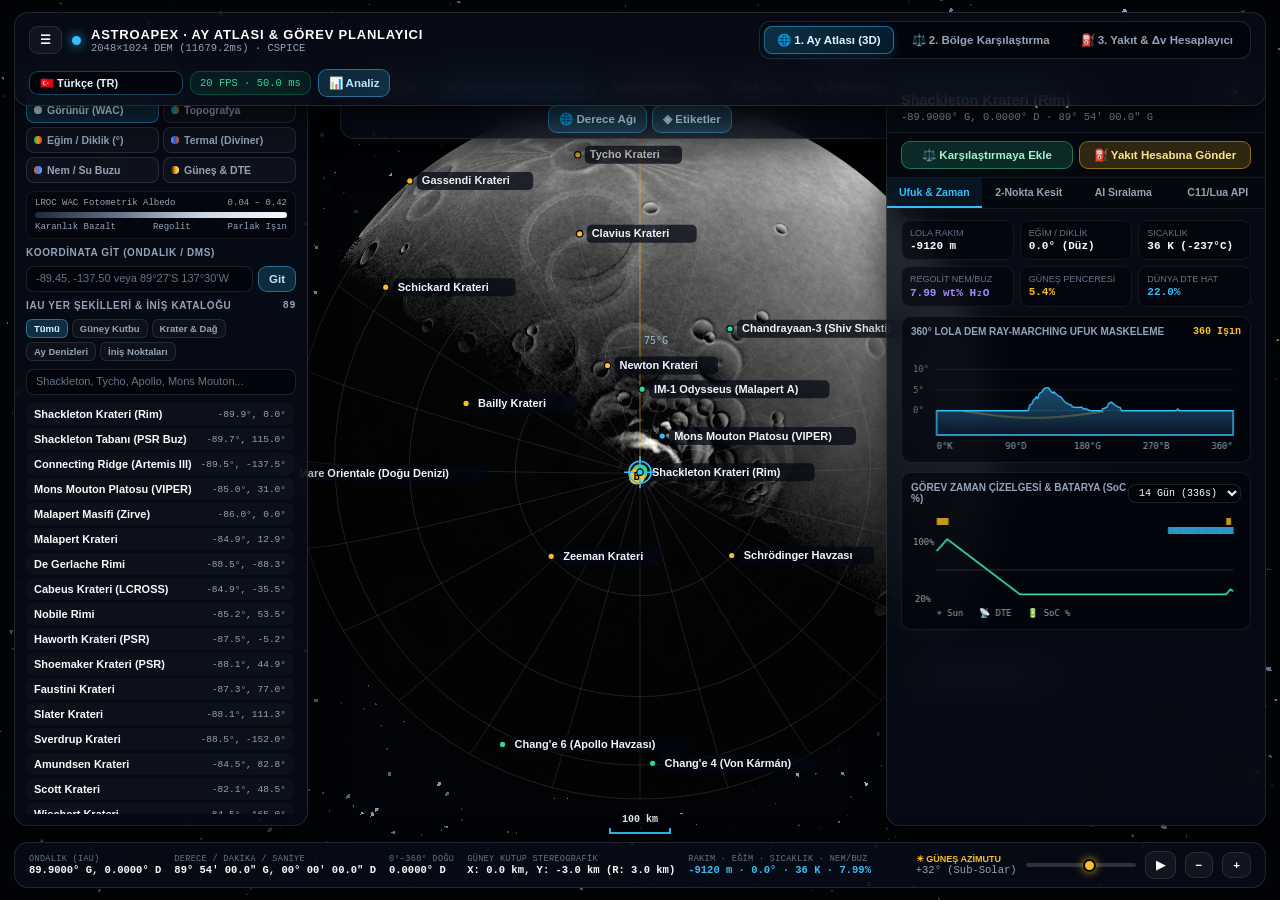
<file: public/assets/aistudio/astroapex_ay_atlas_kar_la_t_rma_yak_t_planlay_c__2__9b9a8f97.html>
<!DOCTYPE html>
<html lang="tr">
<head>
  <meta charset="UTF-8" />
  <meta name="viewport" content="width=device-width, initial-scale=1.0, maximum-scale=1.0, user-scalable=no" />
  <title>AstroApex — Ay Atlası, Karşılaştırma &amp; Yakıt Planlayıcı | NASA Space Apps</title>
  <style>
    /* ==========================================================================
       ASTROAPEX — HIGH-FPS 3D LUNAR ATLAS, COMPARISON & FUEL PLANNER
       100% Offline-Capable · Zero External CDNs · WebGL2/WebGL1 + Canvas 2D
       ========================================================================== */
    :root {
      --bg-void: #02040a;
      --bg-panel: #070c18;
      --glass: rgba(8, 13, 24, 0.82);
      --glass-strong: rgba(6, 10, 20, 0.94);
      --glass-border: rgba(255, 255, 255, 0.11);
      --glass-border-hi: rgba(56, 189, 248, 0.48);
      --text-main: #f8fafc;
      --text-dim: #94a3b8;
      --text-muted: #64748b;
      --cyan: #38bdf8;
      --amber: #fbbf24;
      --emerald: #34d399;
      --rose: #fb7185;
      --violet: #a78bfa;
      --orange: #fb923c;
      --font-sans: -apple-system, BlinkMacSystemFont, "Segoe UI", Roboto, Inter, Helvetica, Arial, sans-serif;
      --font-mono: ui-monospace, SFMono-Regular, Menlo, Monaco, Consolas, "Liberation Mono", monospace;
    }

    * {
      box-sizing: border-box;
      margin: 0;
      padding: 0;
      -webkit-tap-highlight-color: transparent;
    }

    html, body {
      width: 100%;
      height: 100%;
      overflow: hidden;
      background: var(--bg-void);
      color: var(--text-main);
      font-family: var(--font-sans);
    }

    /* Fullscreen Layered Canvas Stack (Persistent across all 3 pages for 0ms switching) */
    #gl-canvas, #hud-canvas {
      position: fixed;
      inset: 0;
      width: 100%;
      height: 100%;
      display: block;
      transition: opacity 0.22s ease;
    }
    #gl-canvas { z-index: 1; }
    #hud-canvas {
      z-index: 2;
      cursor: crosshair;
      touch-action: none;
    }
    #hud-canvas.grabbing { cursor: grabbing; }
    body.subpage-active #hud-canvas {
      pointer-events: none;
      opacity: 0;
    }
    body.subpage-active #gl-canvas {
      opacity: 0.20;
    }

    /* Glassmorphic HUD Containers */
    .hud-box {
      background: var(--glass);
      backdrop-filter: blur(16px);
      -webkit-backdrop-filter: blur(16px);
      border: 1px solid var(--glass-border);
      border-radius: 14px;
      box-shadow: 0 12px 36px rgba(0, 0, 0, 0.65);
    }

    /* ==========================================================================
       TOP NAVIGATION BAR (ALWAYS ACCESSIBLE ACROSS ALL 3 PAGES)
       ========================================================================== */
    .top-bar {
      position: fixed;
      top: 12px;
      left: 14px;
      right: 14px;
      z-index: 30;
      padding: 8px 14px;
      display: flex;
      align-items: center;
      justify-content: space-between;
      gap: 10px;
      flex-wrap: wrap;
    }

    .brand-group {
      display: flex;
      align-items: center;
      gap: 10px;
    }

    .pulse-dot {
      width: 9px;
      height: 9px;
      border-radius: 50%;
      background: var(--cyan);
      box-shadow: 0 0 12px var(--cyan);
      flex-shrink: 0;
    }

    .brand-title {
      font-size: 13px;
      font-weight: 800;
      letter-spacing: 0.06em;
      color: #fff;
    }

    .brand-sub {
      font-size: 10.5px;
      color: var(--text-dim);
      font-family: var(--font-mono);
    }

    /* 3 Primary Page Switcher Pills */
    .page-nav {
      display: flex;
      align-items: center;
      gap: 5px;
      background: rgba(2, 4, 10, 0.72);
      border: 1px solid rgba(255, 255, 255, 0.12);
      padding: 4px;
      border-radius: 11px;
    }

    .page-btn {
      appearance: none;
      border: 1px solid transparent;
      background: transparent;
      color: var(--text-dim);
      font-family: var(--font-sans);
      font-size: 11.5px;
      font-weight: 700;
      padding: 6px 12px;
      border-radius: 8px;
      cursor: pointer;
      display: inline-flex;
      align-items: center;
      gap: 6px;
      transition: all 0.16s ease;
      white-space: nowrap;
    }

    .page-btn:hover {
      color: #fff;
      background: rgba(255, 255, 255, 0.06);
    }

    .page-btn.active {
      background: linear-gradient(135deg, rgba(56, 189, 248, 0.24), rgba(14, 165, 233, 0.14));
      border-color: var(--glass-border-hi);
      color: #e0f2fe;
      box-shadow: 0 2px 10px rgba(56, 189, 248, 0.18);
    }

    .btn {
      appearance: none;
      border: 1px solid var(--glass-border);
      background: rgba(255, 255, 255, 0.045);
      color: var(--text-main);
      font-family: var(--font-sans);
      font-size: 11.5px;
      font-weight: 600;
      padding: 6px 10px;
      border-radius: 9px;
      cursor: pointer;
      display: inline-flex;
      align-items: center;
      gap: 5px;
      transition: all 0.16s ease;
      white-space: nowrap;
    }

    .btn:hover {
      background: rgba(255, 255, 255, 0.12);
      border-color: rgba(255, 255, 255, 0.25);
    }

    .btn.active {
      background: rgba(56, 189, 248, 0.18);
      border-color: var(--glass-border-hi);
      color: #bae6fd;
    }

    .btn.emerald-active {
      background: rgba(52, 211, 153, 0.18);
      border-color: rgba(52, 211, 153, 0.45);
      color: #a7f3d0;
    }

    .btn.amber-active {
      background: rgba(251, 191, 36, 0.18);
      border-color: rgba(251, 191, 36, 0.48);
      color: #fde68a;
    }

    .perf-pill {
      display: flex;
      align-items: center;
      gap: 6px;
      font-family: var(--font-mono);
      font-size: 10.5px;
      color: var(--emerald);
      background: rgba(16, 185, 129, 0.1);
      border: 1px solid rgba(16, 185, 129, 0.28);
      padding: 5px 9px;
      border-radius: 9px;
    }

    /* ==========================================================================
       PAGE 1: 3D ATLAS OVERLAY CONTROLS (LEFT DOCK, RIGHT DRAWER, BOTTOM BAR)
       ========================================================================== */
    .atlas-ui {
      transition: opacity 0.2s ease;
    }
    body.subpage-active .atlas-ui {
      opacity: 0;
      pointer-events: none;
    }

    .atlas-camera-strip {
      position: fixed;
      top: 66px;
      left: 50%;
      transform: translateX(-50%);
      z-index: 11;
      padding: 5px 8px;
      display: flex;
      align-items: center;
      gap: 5px;
      flex-wrap: wrap;
      justify-content: center;
      max-width: calc(100vw - 680px);
    }

    .left-dock {
      position: fixed;
      top: 66px;
      left: 14px;
      bottom: 74px;
      width: 294px;
      max-width: calc(100vw - 28px);
      z-index: 12;
      padding: 11px;
      display: flex;
      flex-direction: column;
      gap: 8px;
      overflow-y: auto;
      transition: transform 0.28s ease, opacity 0.22s ease;
    }

    .left-dock.collapsed {
      transform: translateX(-320px);
      opacity: 0;
      pointer-events: none;
    }

    .section-hdr {
      display: flex;
      align-items: center;
      justify-content: space-between;
      font-size: 10px;
      font-weight: 700;
      letter-spacing: 0.06em;
      text-transform: uppercase;
      color: var(--text-dim);
    }

    .spectrum-grid {
      display: grid;
      grid-template-columns: 1fr 1fr;
      gap: 4px;
    }

    .spec-btn {
      appearance: none;
      border: 1px solid var(--glass-border);
      background: rgba(255, 255, 255, 0.03);
      color: var(--text-dim);
      font-size: 10.5px;
      font-weight: 600;
      padding: 6px 7px;
      border-radius: 8px;
      cursor: pointer;
      text-align: left;
      display: flex;
      align-items: center;
      gap: 5px;
      transition: all 0.15s ease;
    }

    .spec-btn:hover {
      background: rgba(255, 255, 255, 0.09);
      color: #fff;
    }

    .spec-btn.active {
      background: rgba(56, 189, 248, 0.18);
      border-color: var(--glass-border-hi);
      color: #e0f2fe;
    }

    .spec-swatch {
      width: 8px;
      height: 8px;
      border-radius: 50%;
      flex-shrink: 0;
    }

    .legend-bar-wrap {
      background: rgba(2, 4, 10, 0.58);
      border: 1px solid rgba(255, 255, 255, 0.07);
      border-radius: 8px;
      padding: 6px 8px;
    }

    .legend-gradient {
      height: 6px;
      border-radius: 999px;
      margin: 4px 0;
      background: linear-gradient(90deg, #1e293b, #64748b, #cbd5e1, #f8fafc);
    }

    .legend-ticks {
      display: flex;
      justify-content: space-between;
      font-family: var(--font-mono);
      font-size: 9px;
      color: var(--text-dim);
    }

    .goto-row {
      display: flex;
      gap: 5px;
    }

    .input-dark, .select-dark {
      width: 100%;
      background: rgba(2, 4, 10, 0.78);
      border: 1px solid var(--glass-border);
      border-radius: 8px;
      padding: 6px 9px;
      color: var(--text-main);
      font-family: var(--font-mono);
      font-size: 11px;
      outline: none;
      transition: border-color 0.15s ease;
    }

    .input-dark:focus, .select-dark:focus {
      border-color: var(--cyan);
    }

    .input-dark::placeholder {
      color: var(--text-muted);
      font-family: var(--font-sans);
    }

    .cat-pills {
      display: flex;
      flex-wrap: wrap;
      gap: 4px;
    }

    .cat-pill {
      appearance: none;
      border: 1px solid rgba(255, 255, 255, 0.1);
      background: rgba(255, 255, 255, 0.03);
      color: var(--text-dim);
      font-size: 9.5px;
      font-weight: 700;
      padding: 3px 7px;
      border-radius: 6px;
      cursor: pointer;
    }

    .cat-pill.active {
      background: rgba(56, 189, 248, 0.2);
      border-color: var(--glass-border-hi);
      color: #e0f2fe;
    }

    .search-list {
      flex: 1;
      min-height: 110px;
      overflow-y: auto;
      display: flex;
      flex-direction: column;
      gap: 3px;
      padding-right: 2px;
    }

    ::-webkit-scrollbar { width: 5px; height: 5px; }
    ::-webkit-scrollbar-track { background: transparent; }
    ::-webkit-scrollbar-thumb { background: rgba(255, 255, 255, 0.2); border-radius: 4px; }

    .lm-item {
      display: flex;
      align-items: center;
      justify-content: space-between;
      padding: 5px 8px;
      border-radius: 7px;
      background: rgba(255, 255, 255, 0.025);
      cursor: pointer;
      transition: background 0.14s ease;
      gap: 6px;
    }

    .lm-item:hover {
      background: rgba(56, 189, 248, 0.18);
    }

    .lm-name {
      font-size: 11px;
      font-weight: 600;
      color: var(--text-main);
      white-space: nowrap;
      overflow: hidden;
      text-overflow: ellipsis;
    }

    .lm-coord {
      font-family: var(--font-mono);
      font-size: 9.5px;
      color: var(--text-dim);
      flex-shrink: 0;
    }

    /* RIGHT COLLAPSIBLE SCIENTIFIC DRAWER ON PAGE 1 */
    .right-drawer {
      position: fixed;
      top: 66px;
      right: 14px;
      bottom: 74px;
      width: 380px;
      max-width: calc(100vw - 28px);
      display: flex;
      flex-direction: column;
      overflow: hidden;
      transition: transform 0.3s cubic-bezier(0.16, 1, 0.3, 1), opacity 0.22s ease;
      z-index: 12;
    }

    .right-drawer.collapsed {
      transform: translateX(410px);
      opacity: 0;
      pointer-events: none;
    }

    .drawer-header {
      padding: 11px 14px 9px;
      border-bottom: 1px solid rgba(255, 255, 255, 0.08);
      display: flex;
      align-items: flex-start;
      justify-content: space-between;
      gap: 8px;
    }

    .target-tag {
      font-size: 9.5px;
      font-weight: 800;
      letter-spacing: 0.06em;
      text-transform: uppercase;
      color: var(--cyan);
      margin-bottom: 2px;
    }

    .target-title {
      font-size: 14.5px;
      font-weight: 800;
      color: #fff;
      line-height: 1.25;
    }

    .target-sub {
      font-size: 10.5px;
      font-family: var(--font-mono);
      color: var(--text-dim);
      margin-top: 2px;
    }

    .quick-action-strip {
      display: grid;
      grid-template-columns: 1fr 1fr;
      gap: 6px;
      padding: 8px 14px;
      background: rgba(2, 4, 10, 0.52);
      border-bottom: 1px solid rgba(255, 255, 255, 0.07);
    }

    .drawer-tabs {
      display: grid;
      grid-template-columns: repeat(4, 1fr);
      border-bottom: 1px solid rgba(255, 255, 255, 0.08);
      background: rgba(2, 4, 10, 0.45);
    }

    .tab-btn {
      appearance: none;
      border: none;
      background: transparent;
      color: var(--text-dim);
      font-size: 10.5px;
      font-weight: 700;
      padding: 8px 4px;
      cursor: pointer;
      border-bottom: 2px solid transparent;
      transition: all 0.15s ease;
    }

    .tab-btn:hover { color: #fff; }
    .tab-btn.active {
      color: var(--cyan);
      border-bottom-color: var(--cyan);
      background: rgba(56, 189, 248, 0.08);
    }

    .drawer-body {
      padding: 11px 14px;
      overflow-y: auto;
      flex: 1;
      display: flex;
      flex-direction: column;
      gap: 10px;
    }

    .tab-pane {
      display: none;
      flex-direction: column;
      gap: 9px;
    }
    .tab-pane.active { display: flex; }

    .kpi-grid {
      display: grid;
      grid-template-columns: repeat(3, 1fr);
      gap: 6px;
    }

    .kpi-box {
      background: rgba(2, 4, 10, 0.58);
      border: 1px solid rgba(255, 255, 255, 0.07);
      border-radius: 9px;
      padding: 7px 8px;
    }

    .kpi-lbl {
      font-size: 9px;
      color: var(--text-muted);
      text-transform: uppercase;
      margin-bottom: 2px;
    }

    .kpi-val {
      font-family: var(--font-mono);
      font-size: 11px;
      font-weight: 700;
      color: var(--text-main);
    }

    .chart-card {
      background: rgba(2, 4, 10, 0.62);
      border: 1px solid rgba(255, 255, 255, 0.08);
      border-radius: 10px;
      padding: 9px;
    }

    .chart-title {
      display: flex;
      justify-content: space-between;
      align-items: center;
      font-size: 10px;
      font-weight: 700;
      color: var(--text-dim);
      margin-bottom: 6px;
    }

    .mini-canvas {
      width: 100%;
      height: 110px;
      display: block;
      border-radius: 6px;
    }

    /* BOTTOM MOON TREK PRECISION COORDINATE & SOLAR PHASE BAR */
    .bottom-bar {
      position: fixed;
      bottom: 12px;
      left: 14px;
      right: 14px;
      z-index: 15;
      padding: 8px 14px;
      display: flex;
      align-items: center;
      justify-content: space-between;
      gap: 12px;
      flex-wrap: wrap;
    }

    .coord-readout {
      display: flex;
      align-items: center;
      gap: 13px;
      flex-wrap: wrap;
      font-family: var(--font-mono);
      font-size: 10.5px;
    }

    .coord-cell {
      display: flex;
      flex-direction: column;
    }

    .coord-cell span:first-child {
      font-size: 8.5px;
      color: var(--text-muted);
      text-transform: uppercase;
      letter-spacing: 0.04em;
    }

    .coord-cell span:last-child {
      color: var(--text-main);
      font-weight: 700;
    }

    .solar-group {
      display: flex;
      align-items: center;
      gap: 9px;
    }

    input[type="range"] {
      -webkit-appearance: none;
      appearance: none;
      width: 110px;
      height: 4px;
      background: rgba(255, 255, 255, 0.16);
      border-radius: 999px;
      outline: none;
      cursor: pointer;
    }

    input[type="range"]::-webkit-slider-thumb {
      -webkit-appearance: none;
      appearance: none;
      width: 13px;
      height: 13px;
      border-radius: 50%;
      background: var(--amber);
      border: 2px solid #02040a;
      box-shadow: 0 0 8px rgba(251, 191, 36, 0.85);
      cursor: pointer;
    }

    .scale-widget {
      position: fixed;
      bottom: 66px;
      left: 50%;
      transform: translateX(-50%);
      z-index: 11;
      pointer-events: none;
      display: flex;
      flex-direction: column;
      align-items: center;
      gap: 3px;
    }

    .scale-text {
      font-family: var(--font-mono);
      font-size: 10px;
      font-weight: 700;
      color: #e2e8f0;
      text-shadow: 0 1px 4px #000;
    }

    .scale-line {
      width: 110px;
      height: 6px;
      border-left: 2px solid #38bdf8;
      border-right: 2px solid #38bdf8;
      border-bottom: 2px solid #38bdf8;
      box-shadow: 0 2px 6px rgba(0, 0, 0, 0.8);
    }

    /* ==========================================================================
       FULLSCREEN SUBPAGES (PAGE 2: COMPARISON & PAGE 3: FUEL SIMULATOR)
       ========================================================================== */
    .subpage-container {
      position: fixed;
      top: 66px;
      left: 14px;
      right: 14px;
      bottom: 14px;
      z-index: 20;
      overflow-y: auto;
      display: none;
      flex-direction: column;
      gap: 14px;
      padding-bottom: 24px;
      user-select: text;
    }

    .subpage-container.active {
      display: flex;
    }

    .subpage-header {
      padding: 14px 18px;
      display: flex;
      align-items: center;
      justify-content: space-between;
      flex-wrap: wrap;
      gap: 12px;
    }

    .subpage-title {
      font-size: 17px;
      font-weight: 800;
      color: #fff;
      display: flex;
      align-items: center;
      gap: 8px;
    }

    .subpage-desc {
      font-size: 12px;
      color: var(--text-dim);
      margin-top: 2px;
    }

    .verdict-grid {
      display: grid;
      grid-template-columns: repeat(5, 1fr);
      gap: 10px;
    }

    .verdict-card {
      padding: 12px 13px;
      display: flex;
      flex-direction: column;
      gap: 4px;
      border-top: 3px solid var(--cyan);
    }

    .verdict-card.v-best { border-top-color: var(--emerald); }
    .verdict-card.v-flat { border-top-color: var(--cyan); }
    .verdict-card.v-hot  { border-top-color: var(--amber); }
    .verdict-card.v-dry  { border-top-color: var(--orange); }
    .verdict-card.v-ice  { border-top-color: var(--violet); }

    .v-kicker {
      font-size: 10px;
      font-weight: 800;
      text-transform: uppercase;
      letter-spacing: 0.05em;
      color: var(--text-dim);
    }

    .v-winner {
      font-size: 13.5px;
      font-weight: 800;
      color: #fff;
    }

    .v-metric {
      font-family: var(--font-mono);
      font-size: 11px;
      font-weight: 700;
    }

    .v-reason {
      font-size: 11px;
      color: var(--text-dim);
      line-height: 1.35;
      margin-top: 2px;
    }

    .comp-split {
      display: grid;
      grid-template-columns: 310px 1fr;
      gap: 12px;
      align-items: start;
    }

    .panel-pad {
      padding: 14px 16px;
      display: flex;
      flex-direction: column;
      gap: 10px;
    }

    .comp-table-wrap {
      overflow-x: auto;
    }

    table.data-table {
      width: 100%;
      border-collapse: collapse;
      font-size: 12px;
    }

    table.data-table th, table.data-table td {
      padding: 9px 10px;
      text-align: left;
      border-bottom: 1px solid rgba(255, 255, 255, 0.08);
      vertical-align: middle;
    }

    table.data-table th {
      font-size: 10.5px;
      text-transform: uppercase;
      letter-spacing: 0.04em;
      color: var(--text-dim);
      background: rgba(2, 4, 10, 0.5);
    }

    table.data-table tr:hover td {
      background: rgba(56, 189, 248, 0.05);
    }

    .status-badge {
      display: inline-block;
      padding: 2px 7px;
      border-radius: 6px;
      font-family: var(--font-mono);
      font-size: 10px;
      font-weight: 800;
    }
    .st-go { background: rgba(52, 211, 153, 0.16); color: #34d399; border: 1px solid rgba(52, 211, 153, 0.4); }
    .st-warn { background: rgba(251, 191, 36, 0.16); color: #fbbf24; border: 1px solid rgba(251, 191, 36, 0.4); }
    .st-nogo { background: rgba(251, 113, 133, 0.16); color: #fb7185; border: 1px solid rgba(251, 113, 133, 0.4); }

    .prog-track {
      width: 100%;
      height: 6px;
      background: rgba(255, 255, 255, 0.1);
      border-radius: 99px;
      overflow: hidden;
      margin-top: 3px;
    }
    .prog-fill {
      height: 100%;
      border-radius: 99px;
    }

    .fuel-top-grid {
      display: grid;
      grid-template-columns: 340px 1fr;
      gap: 12px;
      align-items: start;
    }

    .fuel-kpi-row {
      display: grid;
      grid-template-columns: repeat(4, 1fr);
      gap: 10px;
    }

    .fuel-kpi-card {
      background: rgba(2, 4, 10, 0.65);
      border: 1px solid rgba(255, 255, 255, 0.08);
      border-radius: 11px;
      padding: 11px 12px;
    }

    .fuel-kpi-num {
      font-family: var(--font-mono);
      font-size: 18px;
      font-weight: 800;
      margin: 3px 0;
    }

    .breakdown-list {
      display: grid;
      grid-template-columns: repeat(4, 1fr);
      gap: 8px;
    }

    .bd-item {
      background: rgba(2, 4, 10, 0.55);
      border: 1px solid rgba(255, 255, 255, 0.07);
      border-radius: 8px;
      padding: 8px 10px;
      font-size: 11px;
    }

    /* Non-Blocking Toast Notification */
    .toast {
      position: fixed;
      top: 68px;
      left: 50%;
      transform: translateX(-50%) translateY(-16px);
      z-index: 60;
      background: var(--glass-strong);
      border: 1px solid var(--glass-border-hi);
      color: #e0f2fe;
      font-size: 12px;
      font-weight: 600;
      padding: 8px 15px;
      border-radius: 10px;
      opacity: 0;
      pointer-events: none;
      transition: all 0.25s ease;
      box-shadow: 0 10px 28px rgba(0, 0, 0, 0.7);
    }
    .toast.show {
      opacity: 1;
      transform: translateX(-50%) translateY(0);
    }

    pre.json-box {
      background: rgba(2, 4, 10, 0.85);
      border: 1px solid rgba(255, 255, 255, 0.08);
      border-radius: 8px;
      padding: 8px;
      font-family: var(--font-mono);
      font-size: 10px;
      color: #93c5fd;
      max-height: 155px;
      overflow: auto;
      user-select: text;
      white-space: pre-wrap;
    }

    @media (max-width: 1220px) {
      .atlas-camera-strip { display: none; }
      .verdict-grid { grid-template-columns: repeat(2, 1fr); }
      .comp-split, .fuel-top-grid { grid-template-columns: 1fr; }
    }
    @media (max-width: 820px) {
      .left-dock { width: 255px; }
      .right-drawer { width: 320px; }
      .coord-hide-sm { display: none; }
      .verdict-grid { grid-template-columns: 1fr; }
      .fuel-kpi-row, .breakdown-list { grid-template-columns: repeat(2, 1fr); }
    }

    /* Language Selector & RTL (Arabic / Persian) Layout Support */
    .lang-select {
      appearance: none;
      background: rgba(2, 4, 10, 0.82);
      border: 1px solid rgba(56, 189, 248, 0.35);
      color: #e0f2fe;
      font-family: var(--font-sans);
      font-size: 11px;
      font-weight: 700;
      padding: 5px 10px;
      border-radius: 9px;
      cursor: pointer;
      outline: none;
      transition: border-color 0.16s ease, background 0.16s ease;
    }
    .lang-select:hover, .lang-select:focus {
      border-color: var(--cyan);
      background: rgba(14, 165, 233, 0.16);
    }

    [dir="rtl"] .left-dock {
      left: auto;
      right: 14px;
    }
    [dir="rtl"] .left-dock.collapsed {
      transform: translateX(320px);
    }
    [dir="rtl"] .right-drawer {
      right: auto;
      left: 14px;
    }
    [dir="rtl"] .right-drawer.collapsed {
      transform: translateX(-410px);
    }
    [dir="rtl"] table.data-table th,
    [dir="rtl"] table.data-table td,
    [dir="rtl"] .spec-btn {
      text-align: right;
    }
  </style>
</head>
<body>

  <!-- Persistent High-FPS WebGL Moon Sphere + Crisp 2D Coordinate/Label Canvas -->
  <canvas id="gl-canvas"></canvas>
  <canvas id="hud-canvas"></canvas>

  <!-- Toast Notification (Zero alert/confirm) -->
  <div class="toast" id="toast"></div>

  <!-- ========================================================================
       TOP NAVIGATION BAR (ALWAYS ACCESSIBLE ACROSS ALL 3 PAGES)
       ======================================================================== -->
  <header class="hud-box top-bar">
    <div class="brand-group">
      <button class="btn atlas-ui" id="btn-toggle-left" data-i18n-title="toggleLeftTitle" title="Spektrum &amp; Arama Paneli" onclick="toggleLeftDock()">☰</button>
      <span class="pulse-dot"></span>
      <div>
        <div class="brand-title" data-i18n="brandTitle">ASTROAPEX · AY ATLASI &amp; GÖREV PLANLAYICI</div>
        <div class="brand-sub" id="tex-status">LRO WAC + LOLA DEM 2048×1024 · CSPICE</div>
      </div>
    </div>

    <!-- 3 Primary Page Switcher Buttons -->
    <nav class="page-nav" aria-label="Ana Sayfa Geçişi">
      <button class="page-btn active" id="nav-page-1" onclick="switchMainPage(1)" data-i18n="navPage1">🌐 1. Ay Atlası (3D)</button>
      <button class="page-btn" id="nav-page-2" onclick="switchMainPage(2)" data-i18n="navPage2">⚖️ 2. Bölge Karşılaştırma</button>
      <button class="page-btn" id="nav-page-3" onclick="switchMainPage(3)" data-i18n="navPage3">⛽ 3. Yakıt &amp; Δv Hesaplayıcı</button>
    </nav>

    <div style="display:flex; align-items:center; gap:7px; flex-wrap:wrap;">
      <select id="lang-select" class="lang-select" aria-label="Language Selector" onchange="setLanguage(this.value)">
        <option value="tr">🇹🇷 Türkçe (TR)</option>
        <option value="en">🇬🇧 English (EN)</option>
        <option value="de">🇩🇪 Deutsch (DE)</option>
        <option value="fr">🇫🇷 Français (FR)</option>
        <option value="es">🇪🇸 Español (ES)</option>
        <option value="ru">🇷🇺 Русский (RU)</option>
        <option value="zh">🇨🇳 中文 (ZH)</option>
        <option value="ja">🇯🇵 日本語 (JA)</option>
        <option value="ko">🇰🇷 한국어 (KO)</option>
        <option value="ar">🇸🇦 العربية (AR)</option>
        <option value="pt">🇵🇹 Português (PT)</option>
        <option value="it">🇮🇹 Italiano (IT)</option>
        <option value="hi">🇮🇳 हिन्दी (HI)</option>
        <option value="nl">🇳🇱 Nederlands (NL)</option>
        <option value="pl">🇵🇱 Polski (PL)</option>
        <option value="uk">🇺🇦 Українська (UK)</option>
        <option value="az">🇦🇿 Azərbaycan (AZ)</option>
        <option value="fa">🇮🇷 فارسی (FA)</option>
        <option value="id">🇮🇩 Bahasa Indonesia (ID)</option>
        <option value="sv">🇸🇪 Svenska (SV)</option>
      </select>
      <div class="perf-pill" id="perf-pill">60 FPS · 16.6 ms</div>
      <button class="btn active atlas-ui" id="btn-toggle-right" onclick="toggleRightDrawer()" data-i18n="btnAnalysis">📊 Analiz</button>
    </div>
  </header>

  <!-- ========================================================================
       PAGE 1: 3D LUNAR ATLAS & LIVE TELEMETRY OVERLAYS
       ======================================================================== -->
  <div class="hud-box atlas-camera-strip atlas-ui">
    <button class="btn" onclick="flyToPreset('near')" data-i18n="camNear">Ön Yüz</button>
    <button class="btn active" id="btn-south-pole" onclick="flyToPreset('south')" data-i18n="camSouth">◎ Güney Kutbu (Artemis)</button>
    <button class="btn" onclick="flyToPreset('southClose')" data-i18n="camSouthClose">Kutup Yakın Plan</button>
    <button class="btn" onclick="flyToPreset('far')" data-i18n="camFar">Uzak Yüz</button>
    <button class="btn" id="btn-measure" onclick="toggleMeasureMode()" data-i18n="btnMeasure">📏 2-Nokta Kesit</button>
    <button class="btn active" id="btn-grid" onclick="toggleGrid()" data-i18n="btnGrid">🌐 Derece Ağı</button>
    <button class="btn active" id="btn-labels" onclick="toggleLabels()" data-i18n="btnLabels">◈ Etiketler</button>
  </div>

  <!-- LEFT DOCK: 6 SCIENTIFIC SPECTRUMS + GO-TO COORDINATES + 90 LANDMARKS -->
  <aside class="hud-box left-dock atlas-ui" id="left-dock">
    <div class="section-hdr">
      <span data-i18n="hdrSpectrum">Spektrum Katmanları (6)</span>
      <span style="color:var(--cyan); font-family:var(--font-mono);" id="active-spec-code">WAC-643nm</span>
    </div>

    <div class="spectrum-grid" id="spectrum-grid">
      <button class="spec-btn active" data-spec="0" onclick="setSpectrum(0)">
        <span class="spec-swatch" style="background:#cbd5e1;"></span><span data-i18n="spec0">Görünür (WAC)</span>
      </button>
      <button class="spec-btn" data-spec="1" onclick="setSpectrum(1)">
        <span class="spec-swatch" style="background:linear-gradient(90deg,#2563eb,#10b981,#ef4444);"></span><span data-i18n="spec1">Topografya</span>
      </button>
      <button class="spec-btn" data-spec="2" onclick="setSpectrum(2)">
        <span class="spec-swatch" style="background:linear-gradient(90deg,#10b981,#f59e0b,#ef4444);"></span><span data-i18n="spec2">Eğim / Diklik (°)</span>
      </button>
      <button class="spec-btn" data-spec="3" onclick="setSpectrum(3)">
        <span class="spec-swatch" style="background:linear-gradient(90deg,#38bdf8,#4f46e5,#f97316);"></span><span data-i18n="spec3">Termal (Diviner)</span>
      </button>
      <button class="spec-btn" data-spec="4" onclick="setSpectrum(4)">
        <span class="spec-swatch" style="background:linear-gradient(90deg,#d97706,#6366f1,#22d3ee);"></span><span data-i18n="spec4">Nem / Su Buzu</span>
      </button>
      <button class="spec-btn" data-spec="5" onclick="setSpectrum(5)">
        <span class="spec-swatch" style="background:linear-gradient(90deg,#0f172a,#f59e0b,#fef08a);"></span><span data-i18n="spec5">Güneş &amp; DTE</span>
      </button>
    </div>

    <div class="legend-bar-wrap">
      <div class="legend-ticks">
        <span id="leg-title">LROC WAC Fotometrik Albedo</span>
        <span id="leg-unit">0.04 – 0.42</span>
      </div>
      <div class="legend-gradient" id="leg-grad"></div>
      <div class="legend-ticks">
        <span id="leg-min">Karanlık Bazalt</span>
        <span id="leg-mid">Regolit</span>
        <span id="leg-max">Parlak Işın</span>
      </div>
    </div>

    <!-- Go-To Exact Coordinate Input (Decimal or DMS) -->
    <div class="section-hdr">
      <span data-i18n="hdrGoto">Koordinata Git (Ondalık / DMS)</span>
    </div>
    <div class="goto-row">
      <input
        type="text"
        id="goto-input"
        class="input-dark"
        data-i18n-placeholder="gotoPlaceholder"
        placeholder="-89.45, -137.50 veya 89°27'S 137°30'W"
        onkeydown="if(event.key==='Enter') executeGoTo()"
      />
      <button class="btn active" onclick="executeGoTo()" data-i18n="btnGo">Git</button>
    </div>

    <!-- Search 90 IAU Landmarks with Category Filter -->
    <div class="section-hdr">
      <span data-i18n="hdrCatalog">IAU Yer Şekilleri &amp; İniş Kataloğu</span>
      <span id="lm-count" style="font-family:var(--font-mono);">90</span>
    </div>
    <div class="cat-pills" id="cat-pills">
      <button class="cat-pill active" data-cat="ALL" onclick="setCategoryFilter('ALL')" data-i18n="catAll">Tümü</button>
      <button class="cat-pill" data-cat="POLE" onclick="setCategoryFilter('POLE')" data-i18n="catPole">Güney Kutbu</button>
      <button class="cat-pill" data-cat="CRATER" onclick="setCategoryFilter('CRATER')" data-i18n="catCrater">Krater &amp; Dağ</button>
      <button class="cat-pill" data-cat="MARE" onclick="setCategoryFilter('MARE')" data-i18n="catMare">Ay Denizleri</button>
      <button class="cat-pill" data-cat="LANDING" onclick="setCategoryFilter('LANDING')" data-i18n="catLanding">İniş Noktaları</button>
    </div>
    <input
      type="text"
      id="search-input"
      class="input-dark"
      data-i18n-placeholder="searchPlaceholder"
      placeholder="Shackleton, Tycho, Apollo, Mons Mouton..."
      oninput="renderLandmarkList()"
    />
    <div class="search-list" id="search-list"></div>
  </aside>

  <!-- DYNAMIC MOON TREK SCALE BAR -->
  <div class="scale-widget atlas-ui">
    <div class="scale-text" id="scale-text">500 km</div>
    <div class="scale-line" id="scale-line"></div>
  </div>

  <!-- RIGHT COLLAPSIBLE SCIENTIFIC ANALYSIS DRAWER ON PAGE 1 -->
  <aside class="hud-box right-drawer atlas-ui" id="right-drawer">
    <div class="drawer-header">
      <div>
        <div class="target-tag" id="sel-tag">ARTEMİS III ADAY BÖLGESİ</div>
        <div class="target-title" id="sel-title">Shackleton Krateri (Rim)</div>
        <div class="target-sub" id="sel-coords">-89.9000° G, 0.0000° D · 89° 54′ 00″ G</div>
      </div>
      <button class="btn" onclick="toggleRightDrawer()" title="✕">✕</button>
    </div>

    <!-- Direct Cross-Page Action Buttons -->
    <div class="quick-action-strip">
      <button class="btn emerald-active" style="justify-content:center;" onclick="addSelectedToComparison()" data-i18n="btnAddComp">⚖️ Karşılaştırmaya Ekle</button>
      <button class="btn amber-active" style="justify-content:center;" onclick="sendSelectedToFuel()" data-i18n="btnSendFuel">⛽ Yakıt Hesabına Gönder</button>
    </div>

    <div class="drawer-tabs">
      <button class="tab-btn active" data-tab="horizon" onclick="switchTab('horizon')" data-i18n="tabHorizon">Ufuk &amp; Zaman</button>
      <button class="tab-btn" data-tab="profile" onclick="switchTab('profile')" data-i18n="tabProfile">2-Nokta Kesit</button>
      <button class="tab-btn" data-tab="ai" onclick="switchTab('ai')" data-i18n="tabAi">AI Sıralama</button>
      <button class="tab-btn" data-tab="api" onclick="switchTab('api')" data-i18n="tabApi">C11/Lua API</button>
    </div>

    <div class="drawer-body">
      <!-- TAB 1: 360° LOLA DEM RAY-MARCHING HORIZON & MISSION TIMELINE -->
      <div class="tab-pane active" id="pane-horizon">
        <div class="kpi-grid">
          <div class="kpi-box">
            <div class="kpi-lbl" data-i18n="kpiElev">LOLA Rakım</div>
            <div class="kpi-val" id="kpi-elev">+1,210 m</div>
          </div>
          <div class="kpi-box">
            <div class="kpi-lbl" data-i18n="kpiSlope">Eğim / Diklik</div>
            <div class="kpi-val" id="kpi-slope">4.2° (Düz)</div>
          </div>
          <div class="kpi-box">
            <div class="kpi-lbl" data-i18n="kpiTemp">Sıcaklık</div>
            <div class="kpi-val" id="kpi-temp">194 K (-79°C)</div>
          </div>
          <div class="kpi-box">
            <div class="kpi-lbl" data-i18n="kpiMoist">Regolit Nem/Buz</div>
            <div class="kpi-val" style="color:var(--violet);" id="kpi-moisture">1.8 wt% H₂O</div>
          </div>
          <div class="kpi-box">
            <div class="kpi-lbl" data-i18n="kpiSun">Güneş Penceresi</div>
            <div class="kpi-val" style="color:var(--amber);" id="kpi-sun">86.4%</div>
          </div>
          <div class="kpi-box">
            <div class="kpi-lbl" data-i18n="kpiDte">Dünya DTE Hat</div>
            <div class="kpi-val" style="color:var(--cyan);" id="kpi-dte">72.8%</div>
          </div>
        </div>

        <div class="chart-card">
          <div class="chart-title">
            <span data-i18n="chartHorizonTitle">360° LOLA DEM RAY-MARCHING UFUK MASKELEME</span>
            <span style="color:var(--amber); font-family:var(--font-mono);" data-i18n="chart360Rays">360 Işın</span>
          </div>
          <canvas id="horizon-canvas" class="mini-canvas" width="335" height="110"></canvas>
        </div>

        <div class="chart-card">
          <div class="chart-title">
            <span data-i18n="chartTimelineTitle">GÖREV ZAMAN ÇİZELGESİ &amp; BATARYA (SoC %)</span>
            <select id="mission-days" class="select-dark" style="width:auto; padding:2px 6px; font-size:10px;" onchange="recomputeSelectedSite()">
              <option value="14" data-i18n="opt14d">14 Gün (336s)</option>
              <option value="30" data-i18n="opt30d">30 Gün (720s)</option>
            </select>
          </div>
          <canvas id="timeline-canvas" class="mini-canvas" width="335" height="110"></canvas>
        </div>
      </div>

      <!-- TAB 2: 2-POINT GEODESIC DISTANCE & ELEVATION CROSS-SECTION -->
      <div class="tab-pane" id="pane-profile">
        <div style="display:flex; justify-content:space-between; align-items:center; gap:6px;">
          <span style="font-size:11px; color:var(--text-dim);" data-i18n="profPickHint">Küre üzerinde A ve B noktalarını seçin:</span>
          <button class="btn active" id="btn-pick-ab" onclick="toggleMeasureMode(true)" data-i18n="btnPickMap">◎ Haritadan Seç</button>
        </div>

        <div class="kpi-grid">
          <div class="kpi-box">
            <div class="kpi-lbl" data-i18n="profDist">Jeodezik Mesafe</div>
            <div class="kpi-val" style="color:var(--cyan);" id="prof-dist">48.6 km</div>
          </div>
          <div class="kpi-box">
            <div class="kpi-lbl" data-i18n="profBearing">Azimut (A→B)</div>
            <div class="kpi-val" id="prof-bearing">224.5°</div>
          </div>
          <div class="kpi-box">
            <div class="kpi-lbl" data-i18n="profMaxSlope">Maks. Eğim</div>
            <div class="kpi-val" style="color:var(--amber);" id="prof-maxslope">11.8°</div>
          </div>
        </div>

        <div class="chart-card">
          <div class="chart-title">
            <span data-i18n="profChartTitle">LOLA DEM YÜKSEKLİK KESİTİ (R_Moon = 1737.4 km)</span>
            <span id="prof-delta" style="font-family:var(--font-mono); color:var(--emerald);">Δh: +240 m</span>
          </div>
          <canvas id="profile-canvas" class="mini-canvas" width="335" height="130"></canvas>
        </div>

        <div class="kpi-box" style="font-family:var(--font-mono); font-size:10.5px; line-height:1.5;">
          <div><strong style="color:var(--emerald);" data-i18n="ptALbl">Nokta A:</strong> <span id="prof-pt-a">-89.90° G, 0.00° D</span></div>
          <div><strong style="color:var(--amber);" data-i18n="ptBLbl">Nokta B:</strong> <span id="prof-pt-b">-89.45° G, -137.50° B</span></div>
        </div>
      </div>

      <!-- TAB 3: MELIH SML AI SITE RANKING -->
      <div class="tab-pane" id="pane-ai">
        <div style="font-size:11px; color:var(--text-dim); line-height:1.4;" data-i18n="aiDesc">
          Melih SML Karar Motoru: Güneş enerjisi, Dünya DTE hattı ve LOLA eğim güvenliğini ağırlıklandırarak aday bölgeleri sıralar.
        </div>

        <div class="kpi-box" style="display:flex; flex-direction:column; gap:6px;">
          <div style="display:flex; justify-content:space-between; font-size:10.5px;">
            <span data-i18n="aiWSun">☀ Güneş Enerjisi Ağırlığı</span>
            <span id="w-sun-val" style="font-family:var(--font-mono); color:var(--amber);">0.45</span>
          </div>
          <input type="range" min="0" max="100" value="45" style="width:100%;" oninput="updateAIWeights()" id="w-sun" />

          <div style="display:flex; justify-content:space-between; font-size:10.5px;">
            <span data-i18n="aiWDte">📡 Dünya DTE İletişim Ağırlığı</span>
            <span id="w-dte-val" style="font-family:var(--font-mono); color:var(--cyan);">0.35</span>
          </div>
          <input type="range" min="0" max="100" value="35" style="width:100%;" oninput="updateAIWeights()" id="w-dte" />

          <div style="display:flex; justify-content:space-between; font-size:10.5px;">
            <span data-i18n="aiWSlp">⛰ Eğim &amp; Termal Güvenlik</span>
            <span id="w-slp-val" style="font-family:var(--font-mono); color:var(--emerald);">0.20</span>
          </div>
          <input type="range" min="0" max="100" value="20" style="width:100%;" oninput="updateAIWeights()" id="w-slp" />
        </div>

        <div id="ai-ranking-list" style="display:flex; flex-direction:column; gap:6px;"></div>
      </div>

      <!-- TAB 4: C11/CSPICE + LUA BACKEND BRIDGE (:8080) & JSON EXPORT -->
      <div class="tab-pane" id="pane-api">
        <div style="display:flex; justify-content:space-between; align-items:center; gap:6px;">
          <span style="font-size:11px; font-family:var(--font-mono); color:var(--cyan);">POST :8080/api/simulate</span>
          <span id="api-badge" style="font-size:10px; font-family:var(--font-mono); color:var(--emerald);">OFFLINE CSPICE AKTİF</span>
        </div>

        <div style="display:flex; gap:6px;">
          <button class="btn active" style="flex:1; justify-content:center;" onclick="queryBackendAPI()" data-i18n="btnQueryApi">⚡ :8080 Motorunu Sorgula</button>
          <button class="btn" onclick="exportMissionJSON()" data-i18n="btnExportJson">⬇ JSON İndir</button>
        </div>

        <div style="font-size:10.5px; color:var(--text-dim);" data-i18n="apiContractNote">
          C11 (cspice_math.c) &amp; Lua (main.lua) Veri Kontratı Çıktısı:
        </div>
        <pre class="json-box" id="json-preview"></pre>
      </div>
    </div>
  </aside>

  <!-- BOTTOM MOON TREK PRECISION COORDINATE & SOLAR PHASE BAR -->
  <footer class="hud-box bottom-bar atlas-ui">
    <div class="coord-readout">
      <div class="coord-cell">
        <span data-i18n="hudDecLbl">Ondalık (IAU)</span>
        <span id="hud-dec">-89.9000° G, +0.0000° D</span>
      </div>
      <div class="coord-cell">
        <span data-i18n="hudDmsLbl">Derece / Dakika / Saniye</span>
        <span id="hud-dms">89° 54′ 00″ G, 000° 00′ 00″ D</span>
      </div>
      <div class="coord-cell coord-hide-sm">
        <span data-i18n="hudLon360Lbl">0°–360° Doğu</span>
        <span id="hud-lon360">0.0000° D</span>
      </div>
      <div class="coord-cell coord-hide-sm">
        <span data-i18n="hudStereoLbl">Güney Kutup Stereografik</span>
        <span id="hud-stereo">X: 0.0 km, Y: -3.0 km (R: 3.0 km)</span>
      </div>
      <div class="coord-cell">
        <span data-i18n="hudPhysLbl">Rakım · Eğim · Sıcaklık · Nem/Buz</span>
        <span id="hud-phys" style="color:var(--cyan);">+1,210 m · 4.2° · 194 K · 1.8%</span>
      </div>
    </div>

    <div class="solar-group">
      <div style="display:flex; flex-direction:column; min-width:96px;">
        <span style="font-size:9px; font-weight:700; color:var(--amber);" data-i18n="sunAzLbl">☀ GÜNEŞ AZİMUTU</span>
        <span id="sun-readout" style="font-family:var(--font-mono); font-size:10.5px; color:var(--text-dim);">+32° (Sub-Solar)</span>
      </div>
      <input type="range" id="sun-slider" min="-180" max="180" value="32" oninput="setSunAngle(this.value)" />
      <button class="btn" id="btn-spin" onclick="toggleSpin()" data-i18n-title="spinTitle" title="Otomatik Dönüş">▶</button>
      <button class="btn" onclick="adjustZoom(-0.35)" title="−">−</button>
      <button class="btn" onclick="adjustZoom(0.35)" title="+">+</button>
    </div>
  </footer>

  <!-- ========================================================================
       PAGE 2: ⚖️ İNİŞ BÖLGESİ KARŞILAŞTIRMA & UYGUNLUK ANALİZİ
       ======================================================================== -->
  <section class="subpage-container" id="page-2">
    <div class="hud-box subpage-header">
      <div>
        <div class="subpage-title" data-i18n="p2Title">⚖️ Çoklu İniş Bölgesi Karşılaştırma &amp; Uygunluk Karar Motoru</div>
        <div class="subpage-desc" data-i18n="p2Desc">
          Hangi bölge daha iyi, hangisi mühendislik açısından daha mantıklı, hangisi daha kuru/az nemli, daha sıcak ve inişe daha düz?
        </div>
      </div>
      <div style="display:flex; gap:8px; flex-wrap:wrap; align-items:center;">
        <select id="comp-add-select" class="select-dark" style="width:225px;"></select>
        <button class="btn active" onclick="addDropdownSiteToComparison()" data-i18n="p2BtnAdd">+ Bölge Ekle</button>
        <button class="btn" onclick="resetDefaultComparison()" data-i18n="p2BtnReset">↺ Varsayılan 4 Bölge</button>
      </div>
    </div>

    <!-- 5 Smart Verdict Winner Cards -->
    <div class="verdict-grid" id="verdict-cards-grid"></div>

    <!-- Left AI Weighting Sliders + Right Detailed Matrix & Chart -->
    <div class="comp-split">
      <div class="hud-box panel-pad">
        <div class="section-hdr">
          <span data-i18n="p2WeightsHdr">Melih SML AI Karar Ağırlıkları</span>
          <span style="color:var(--emerald); font-family:var(--font-mono);" data-i18n="p2LiveScore">CANLI SKOR</span>
        </div>
        <p style="font-size:11px; color:var(--text-dim); line-height:1.45;" data-i18n="p2WeightsDesc">
          Görev önceliklerinize göre ağırlıkları değiştirin; en mantıklı iniş alanı otomatik olarak yeniden sıralanır:
        </p>

        <div>
          <div style="display:flex; justify-content:space-between; font-size:11px; margin-bottom:3px;">
            <span data-i18n="p2WSun">☀ Güneş Enerjisi Süresi</span>
            <strong id="cw-sun-lbl" style="font-family:var(--font-mono); color:var(--amber);">%35</strong>
          </div>
          <input type="range" id="cw-sun" min="0" max="100" value="35" style="width:100%;" oninput="renderComparisonPage()" />
        </div>

        <div>
          <div style="display:flex; justify-content:space-between; font-size:11px; margin-bottom:3px;">
            <span data-i18n="p2WDte">📡 Dünya DTE İletişim Hattı</span>
            <strong id="cw-dte-lbl" style="font-family:var(--font-mono); color:var(--cyan);">%25</strong>
          </div>
          <input type="range" id="cw-dte" min="0" max="100" value="25" style="width:100%;" oninput="renderComparisonPage()" />
        </div>

        <div>
          <div style="display:flex; justify-content:space-between; font-size:11px; margin-bottom:3px;">
            <span data-i18n="p2WSlope">🛬 Eğim / Diklik İniş Güvenliği</span>
            <strong id="cw-slope-lbl" style="font-family:var(--font-mono); color:var(--emerald);">%20</strong>
          </div>
          <input type="range" id="cw-slope" min="0" max="100" value="20" style="width:100%;" oninput="renderComparisonPage()" />
        </div>

        <div>
          <div style="display:flex; justify-content:space-between; font-size:11px; margin-bottom:3px;">
            <span data-i18n="p2WTemp">🌡️ Termal Konfor (Sıcaklık)</span>
            <strong id="cw-temp-lbl" style="font-family:var(--font-mono); color:var(--orange);">%10</strong>
          </div>
          <input type="range" id="cw-temp" min="0" max="100" value="10" style="width:100%;" oninput="renderComparisonPage()" />
        </div>

        <div>
          <div style="display:flex; justify-content:space-between; font-size:11px; margin-bottom:3px;">
            <span data-i18n="p2WMoist">💧 Nem / Buz Tercihi</span>
            <strong id="cw-ice-lbl" style="font-family:var(--font-mono); color:var(--violet);">%10</strong>
          </div>
          <select id="cw-moisture-mode" class="select-dark" onchange="renderComparisonPage()">
            <option value="dry" data-i18n="p2OptDry">Kuru &amp; Sert Zemin Öncelikli (Az Nemli)</option>
            <option value="ice" data-i18n="p2OptIce">Su Buzu Madenciliği (ISRU / Yüksek Nem)</option>
          </select>
        </div>

        <div style="border-top:1px solid rgba(255,255,255,0.08); padding-top:8px;">
          <div class="section-hdr" style="margin-bottom:5px;"><span data-i18n="p2CustomHdr">Özel Koordinat Ekle</span></div>
          <div style="display:grid; grid-template-columns:1fr 1fr auto; gap:5px;">
            <input type="number" step="0.01" id="comp-custom-lat" class="input-dark" data-i18n-placeholder="latPlaceholder" placeholder="Enlem (-89.5)" />
            <input type="number" step="0.01" id="comp-custom-lon" class="input-dark" data-i18n-placeholder="lonPlaceholder" placeholder="Boylam (45.0)" />
            <button class="btn active" onclick="addCustomCoordToComparison()" data-i18n="btnAddShort">Ekle</button>
          </div>
        </div>
      </div>

      <div style="display:flex; flex-direction:column; gap:12px;">
        <div class="hud-box panel-pad">
          <div class="section-hdr">
            <span data-i18n="p2TableTitle">Yan Yana Bilimsel &amp; Mühendislik Karşılaştırma Tablosu (Maks. 5 Bölge)</span>
            <span style="font-family:var(--font-mono); color:var(--cyan);">LOLA DEM + DIVINER + CSPICE</span>
          </div>
          <div class="comp-table-wrap">
            <table class="data-table">
              <thead>
                <tr>
                  <th data-i18n="thRankSite">Sıra &amp; Bölge Adı</th>
                  <th data-i18n="thCoords">Koordinat (Ondalık / DMS)</th>
                  <th data-i18n="thElevSlope">Rakım &amp; Eğim (Diklik)</th>
                  <th data-i18n="thTemp">Sıcaklık (K / °C)</th>
                  <th data-i18n="thMoist">Nem / Su Buzu (wt%)</th>
                  <th data-i18n="thSunDte">Güneş &amp; Dünya DTE</th>
                  <th data-i18n="thAiVerdict">AI Skor &amp; Karar</th>
                  <th data-i18n="thAction">İşlem</th>
                </tr>
              </thead>
              <tbody id="comp-table-body"></tbody>
            </table>
          </div>
        </div>

        <div class="hud-box panel-pad">
          <div class="section-hdr">
            <span data-i18n="p2ChartTitle">Çok Kriterli Performans Grafiği (Güneş %, DTE %, İniş Düzlüğü %, Termal Konfor %)</span>
            <span style="font-family:var(--font-mono); color:var(--text-dim);">0 – 100</span>
          </div>
          <canvas id="comp-bar-canvas" style="width:100%; height:200px; display:block; border-radius:8px; background:rgba(2,4,10,0.65);"></canvas>
        </div>
      </div>
    </div>
  </section>

  <!-- ========================================================================
       PAGE 3: ⛽ YAKIT, Δv & ARAÇ TÜKETİM SİMÜLATÖRÜ
       ======================================================================== -->
  <section class="subpage-container" id="page-3">
    <div class="hud-box subpage-header">
      <div>
        <div class="subpage-title" data-i18n="p3Title">⛽ Koordinat Bazlı Yakıt (Benzin Eşdeğeri), Δv &amp; Enerji Tüketim Simülatörü</div>
        <div class="subpage-desc" data-i18n="p3Desc">
          Hangi koordinata inişte veya yüzey sürüşünde neden daha fazla yakıt/enerji harcanır? Tsiolkovsky roket denklemi + LOLA DEM eğim analizi.
        </div>
      </div>
      <div style="display:flex; gap:8px; flex-wrap:wrap;">
        <button class="btn active" onclick="syncFuelTargetFromAtlas()" data-i18n="p3SyncAtlas">🌐 3D Atlas'taki Seçili Hedefi Al</button>
      </div>
    </div>

    <div class="fuel-top-grid">
      <!-- Left Vehicle & Orbit Configuration -->
      <div class="hud-box panel-pad">
        <div class="section-hdr"><span data-i18n="p3Step1">1. Uzay Aracı / İniş Modülü Seçimi</span></div>
        <select id="fuel-vehicle-select" class="select-dark" onchange="recomputeFuelSimulation()">
          <option value="clps" data-i18n="vehClps">CLPS Küçük İniş Aracı (1,200 kg · Isp 320s)</option>
          <option value="hls" data-i18n="vehHls">Artemis HLS İnsanlı İniş Sistemi (16,000 kg · Isp 450s)</option>
          <option value="cargo" data-i18n="vehCargo">Ağır Kargo İniş Aracı (6,500 kg · Isp 345s)</option>
        </select>

        <div class="section-hdr"><span data-i18n="p3Step2">2. Park Yörüngesi Eğikliği (Orbit Inclination)</span></div>
        <select id="fuel-orbit-select" class="select-dark" onchange="recomputeFuelSimulation()">
          <option value="90" data-i18n="orb90">90° Kutupsal Yörünge (Artemis / LRO Standart)</option>
          <option value="60" data-i18n="orb60">60° Yüksek Eğiklikli Yörünge</option>
          <option value="28.5" data-i18n="orb28">28.5° Orta Eğiklikli Yörünge (Apollo Sınıfı)</option>
          <option value="0" data-i18n="orb0">0° Ekvatoral Park Yörüngesi</option>
        </select>

        <div class="section-hdr"><span data-i18n="p3Step3">3. Hedef İniş Koordinatı</span></div>
        <select id="fuel-site-select" class="select-dark" onchange="onFuelSiteDropdownChange()"></select>
        <div style="display:grid; grid-template-columns:1fr 1fr; gap:6px;">
          <div>
            <span style="font-size:9.5px; color:var(--text-muted); font-family:var(--font-mono);" data-i18n="latDegLbl">Enlem (°)</span>
            <input type="number" step="0.01" id="fuel-lat" class="input-dark" value="-89.90" onchange="recomputeFuelSimulation()" />
          </div>
          <div>
            <span style="font-size:9.5px; color:var(--text-muted); font-family:var(--font-mono);" data-i18n="lonDegLbl">Boylam (°)</span>
            <input type="number" step="0.01" id="fuel-lon" class="input-dark" value="0.00" onchange="recomputeFuelSimulation()" />
          </div>
        </div>

        <div style="background:rgba(56,189,248,0.08); border:1px solid rgba(56,189,248,0.22); border-radius:9px; padding:9px; font-size:11px; color:var(--text-dim); line-height:1.45;" data-i18n="p3PhysicsBox">
          <strong>Neden Koordinata Göre Yakıt Değişir?</strong><br>
          • <strong>Yörünge Düzlem Değişimi:</strong> Ekvatoral (0°) yörüngeden Güney Kutbu'na (89.9°G) inmek için yüksek düzlem manevrası (Δv) gerekir.<br>
          • <strong>Arazi Dikliği (Eğim):</strong> Eğim &gt;7° olan krater duvarlarında otonom engel kaçınma havada asılı kalma (hover) süresini uzatır.<br>
          • <strong>Termal Ceza:</strong> &lt;100 K PSR bölgelerinde yakıt donmasını önlemek için ekstra ısıtıcı enerjisi harcanır.
        </div>
      </div>

      <!-- Right Fuel Simulation Telemetry & Breakdown -->
      <div style="display:flex; flex-direction:column; gap:12px;">
        <div class="hud-box panel-pad">
          <div class="section-hdr">
            <span id="fuel-target-banner">HEDEF: SHACKLETON KRATERİ (RİM) (-89.90° G, 0.00° D)</span>
            <span id="fuel-verdict-tag" class="status-badge st-go">GO · UYGUN</span>
          </div>

          <div class="fuel-kpi-row">
            <div class="fuel-kpi-card">
              <div class="kpi-lbl" data-i18n="fkpiTotalMass">Toplam Yakıt Kütlesi</div>
              <div class="fuel-kpi-num" style="color:var(--amber);" id="fkpi-mass">1,042 kg</div>
              <div style="font-size:10px; color:var(--text-dim);" id="fkpi-mass-sub">Propellant</div>
            </div>
            <div class="fuel-kpi-card">
              <div class="kpi-lbl" data-i18n="fkpiGasEq">Benzin / Sıvı Yakıt Eşdeğeri</div>
              <div class="fuel-kpi-num" style="color:var(--cyan);" id="fkpi-liters">1,389 L</div>
              <div style="font-size:10px; color:var(--text-dim);" data-i18n="fkpiGasSub">Hacimsel Eşdeğer (Litre)</div>
            </div>
            <div class="fuel-kpi-card">
              <div class="kpi-lbl" data-i18n="fkpiTotalDv">Toplam İniş Δv</div>
              <div class="fuel-kpi-num" style="color:var(--emerald);" id="fkpi-dv">2,018 m/s</div>
              <div style="font-size:10px; color:var(--text-dim);" data-i18n="fkpiDvSub">Yörüngeden Yüzeye</div>
            </div>
            <div class="fuel-kpi-card">
              <div class="kpi-lbl" data-i18n="fkpiReserve">Kalan Emniyet Rezervi</div>
              <div class="fuel-kpi-num" style="color:var(--violet);" id="fkpi-reserve">%14.2</div>
              <div style="font-size:10px; color:var(--text-dim);" data-i18n="fkpiResSub">Hover Güvenlik Payı</div>
            </div>
          </div>

          <div class="breakdown-list">
            <div class="bd-item">
              <div style="color:var(--text-muted); font-size:9.5px; text-transform:uppercase;" data-i18n="bdBaseTitle">1. Temel Frenleme Δv</div>
              <strong style="font-family:var(--font-mono); font-size:13px; color:#fff;" id="bd-base">1,870 m/s</strong>
              <div style="color:var(--text-dim); font-size:10px; margin-top:2px;" data-i18n="bdBaseDesc">100 km Ay yörüngesinden iniş</div>
            </div>
            <div class="bd-item">
              <div style="color:var(--text-muted); font-size:9.5px; text-transform:uppercase;" data-i18n="bdPlaneTitle">2. Düzlem Değişimi Δv</div>
              <strong style="font-family:var(--font-mono); font-size:13px; color:var(--cyan);" id="bd-plane">+0 m/s</strong>
              <div style="color:var(--text-dim); font-size:10px; margin-top:2px;" id="bd-plane-note">Δi: 0.0°</div>
            </div>
            <div class="bd-item">
              <div style="color:var(--text-muted); font-size:9.5px; text-transform:uppercase;" data-i18n="bdHoverTitle">3. Engel Kaçınma Hover</div>
              <strong style="font-family:var(--font-mono); font-size:13px; color:var(--amber);" id="bd-hover">+88 m/s</strong>
              <div style="color:var(--text-dim); font-size:10px; margin-top:2px;" id="bd-hover-note">4.2°</div>
            </div>
            <div class="bd-item">
              <div style="color:var(--text-muted); font-size:9.5px; text-transform:uppercase;" data-i18n="bdThermTitle">4. Termal &amp; Rakım Etkisi</div>
              <strong style="font-family:var(--font-mono); font-size:13px; color:var(--rose);" id="bd-thermal">+60 m/s</strong>
              <div style="color:var(--text-dim); font-size:10px; margin-top:2px;" id="bd-thermal-note">194 K · +1,210 m</div>
            </div>
          </div>
        </div>

        <div class="hud-box panel-pad">
          <div class="section-hdr">
            <span data-i18n="p3BenchTitle">Koordinatlara Göre Yakıt / Benzin Tüketim Karşılaştırması (En Az Yakandan En Çok Yakana)</span>
            <span style="font-family:var(--font-mono); color:var(--amber);">TSIOLKOVSKY + LOLA DEM</span>
          </div>
          <canvas id="fuel-chart-canvas" style="width:100%; height:180px; display:block; border-radius:8px; background:rgba(2,4,10,0.65);"></canvas>
          <div class="comp-table-wrap">
            <table class="data-table">
              <thead>
                <tr>
                  <th data-i18n="thFuelSite">Bölge &amp; Koordinat</th>
                  <th data-i18n="thFuelSlopeTemp">Eğim &amp; Sıcaklık</th>
                  <th data-i18n="thFuelDv">Toplam Δv</th>
                  <th data-i18n="thFuelMass">Yakıt (kg)</th>
                  <th data-i18n="thFuelLiters">Benzin Eşdeğeri (L)</th>
                  <th data-i18n="thFuelReason">Fiziksel Neden</th>
                </tr>
              </thead>
              <tbody id="fuel-compare-tbody"></tbody>
            </table>
          </div>
        </div>

        <div class="hud-box panel-pad">
          <div class="section-hdr">
            <span data-i18n="p3RouteTitle">A → B Yüzey Rotası Keşif Aracı (Rover / Hopper) Yakıt &amp; Batarya Hesabı</span>
            <span style="font-family:var(--font-mono); color:var(--emerald);">LOLA DEM</span>
          </div>
          <div style="display:grid; grid-template-columns:1fr 1fr auto; gap:8px; align-items:end; flex-wrap:wrap;">
            <div>
              <span style="font-size:10px; color:var(--text-dim);" data-i18n="rtPtALbl">Başlangıç Noktası (A)</span>
              <select id="route-a-select" class="select-dark" onchange="recomputeSurfaceRoute()"></select>
            </div>
            <div>
              <span style="font-size:10px; color:var(--text-dim);" data-i18n="rtPtBLbl">Varış Noktası (B)</span>
              <select id="route-b-select" class="select-dark" onchange="recomputeSurfaceRoute()"></select>
            </div>
            <button class="btn active" onclick="syncRouteFromAtlas()" data-i18n="rtSyncBtn">3D Atlas A→B Noktalarını Al</button>
          </div>
          <div class="fuel-kpi-row" style="margin-top:4px;">
            <div class="fuel-kpi-card">
              <div class="kpi-lbl" data-i18n="rtDistLbl">Rota Mesafesi &amp; Δh</div>
              <div class="fuel-kpi-num" style="font-size:15px; color:#fff;" id="rt-dist">48.6 km</div>
              <div style="font-size:10px; color:var(--text-dim);" id="rt-dh">Δh: -1,450 m</div>
            </div>
            <div class="fuel-kpi-card">
              <div class="kpi-lbl" data-i18n="rtKwhLbl">Rover Elektrik Tüketimi</div>
              <div class="fuel-kpi-num" style="font-size:15px; color:var(--emerald);" id="rt-kwh">19.4 kWh</div>
              <div style="font-size:10px; color:var(--text-dim);" id="rt-time">67.5 h</div>
            </div>
            <div class="fuel-kpi-card">
              <div class="kpi-lbl" data-i18n="rtGasLbl">Benzin Eşdeğeri (Rover)</div>
              <div class="fuel-kpi-num" style="font-size:15px; color:var(--amber);" id="rt-rover-liters">2.18 L</div>
              <div style="font-size:10px; color:var(--text-dim);" data-i18n="rtGasSub">Tekerlek + PSR Isıtıcı</div>
            </div>
            <div class="fuel-kpi-card">
              <div class="kpi-lbl" data-i18n="rtHopLbl">Balistik Hopper Yakıtı</div>
              <div class="fuel-kpi-num" style="font-size:15px; color:var(--cyan);" id="rt-hopper-fuel">142 kg (189 L)</div>
              <div style="font-size:10px; color:var(--text-dim);" data-i18n="rtHopSub">Roketle Sıçrama</div>
            </div>
          </div>
        </div>
      </div>
    </div>
  </section>

  <script>
    /**
     * ==========================================================================
     * ASTROAPEX — 20-LANGUAGE I18N ENGINE + HIGH-FPS 3D WEBGL LUNAR ATLAS
     * ==========================================================================
     */
    const I18N = {
      tr: {
        brandTitle: 'ASTROAPEX · AY ATLASI & GÖREV PLANLAYICI',
        navPage1: '🌐 1. Ay Atlası (3D)',
        navPage2: '⚖️ 2. Bölge Karşılaştırma',
        navPage3: '⛽ 3. Yakıt & Δv Hesaplayıcı',
        btnAnalysis: '📊 Analiz',
        camNear: 'Ön Yüz',
        camSouth: '◎ Güney Kutbu (Artemis)',
        camSouthClose: 'Kutup Yakın Plan',
        camFar: 'Uzak Yüz',
        btnMeasure: '📏 2-Nokta Kesit',
        btnGrid: '🌐 Derece Ağı',
        btnLabels: '◈ Etiketler',
        hdrSpectrum: 'Spektrum Katmanları (6)',
        spec0: 'Görünür (WAC)',
        spec1: 'Topografya',
        spec2: 'Eğim / Diklik (°)',
        spec3: 'Termal (Diviner)',
        spec4: 'Nem / Su Buzu',
        spec5: 'Güneş & DTE',
        leg0Title: 'LROC WAC Fotometrik Albedo', leg0Min: 'Karanlık Bazalt', leg0Mid: 'Regolit', leg0Max: 'Parlak Işın',
        leg1Title: 'LOLA Topografik Rakım', leg1Min: '-9.1 km', leg1Mid: '0.0 km', leg1Max: '+10.8 km',
        leg2Title: 'CLPS / Artemis İniş Eğimi', leg2Min: '<7° Güvenli', leg2Mid: '7–15° Dikkat', leg2Max: '>15° Tehlike',
        leg3Title: 'Diviner Termal & PSR (<110K)', leg3Min: '35K Soğuk', leg3Mid: '110K PSR', leg3Max: '390K Sıcak',
        leg4Title: 'Regolit Nem / Su Buzu (wt%)', leg4Min: 'Kuru (<0.05%)', leg4Mid: 'Orta (1%)', leg4Max: 'Buzlu (>5%)',
        leg5Title: 'Güneş & Dünya DTE Süresi', leg5Min: '0% Gölge', leg5Mid: '50% Orta', leg5Max: '>85% Zirve',
        hdrGoto: 'Koordinata Git (Ondalık / DMS)',
        gotoPlaceholder: '-89.45, -137.50 veya 89°27\'S 137°30\'W',
        btnGo: 'Git',
        hdrCatalog: 'IAU Yer Şekilleri & İniş Kataloğu',
        catAll: 'Tümü', catPole: 'Güney Kutbu', catCrater: 'Krater & Dağ', catMare: 'Ay Denizleri', catLanding: 'İniş Noktaları',
        searchPlaceholder: 'Shackleton, Tycho, Apollo, Mons Mouton...',
        btnAddComp: '⚖️ Karşılaştırmaya Ekle',
        btnSendFuel: '⛽ Yakıt Hesabına Gönder',
        tabHorizon: 'Ufuk & Zaman', tabProfile: '2-Nokta Kesit', tabAi: 'AI Sıralama', tabApi: 'C11/Lua API',
        kpiElev: 'LOLA Rakım', kpiSlope: 'Eğim / Diklik', kpiTemp: 'Sıcaklık', kpiMoist: 'Regolit Nem/Buz', kpiSun: 'Güneş Penceresi', kpiDte: 'Dünya DTE Hat',
        chartHorizonTitle: '360° LOLA DEM RAY-MARCHING UFUK MASKELEME', chart360Rays: '360 Işın',
        chartTimelineTitle: 'GÖREV ZAMAN ÇİZELGESİ & BATARYA (SoC %)', opt14d: '14 Gün (336s)', opt30d: '30 Gün (720s)',
        profPickHint: 'Küre üzerinde A ve B noktalarını seçin:', btnPickMap: '◎ Haritadan Seç',
        profDist: 'Jeodezik Mesafe', profBearing: 'Azimut (A→B)', profMaxSlope: 'Maks. Eğim',
        profChartTitle: 'LOLA DEM YÜKSEKLİK KESİTİ (R_Moon = 1737.4 km)', ptALbl: 'Nokta A:', ptBLbl: 'Nokta B:',
        aiDesc: 'Melih SML Karar Motoru: Güneş enerjisi, Dünya DTE hattı ve LOLA eğim güvenliğini ağırlıklandırarak aday bölgeleri sıralar.',
        aiWSun: '☀ Güneş Enerjisi Ağırlığı', aiWDte: '📡 Dünya DTE İletişim Ağırlığı', aiWSlp: '⛰ Eğim & Termal Güvenlik',
        btnQueryApi: '⚡ :8080 Motorunu Sorgula', btnExportJson: '⬇ JSON İndir',
        apiContractNote: 'C11 (cspice_math.c) & Lua (main.lua) Veri Kontratı Çıktısı:',
        hudDecLbl: 'Ondalık (IAU)', hudDmsLbl: 'Derece / Dakika / Saniye', hudLon360Lbl: '0°–360° Doğu',
        hudStereoLbl: 'Güney Kutup Stereografik', hudPhysLbl: 'Rakım · Eğim · Sıcaklık · Nem/Buz', sunAzLbl: '☀ GÜNEŞ AZİMUTU',
        cardN: 'K', cardS: 'G', cardE: 'D', cardW: 'B',
        slopeFlat: 'Düz', slopeMod: 'Orta', slopeSteep: 'Dik',
        moistDry: 'Çok Kuru', moistLow: 'Az Nemli', moistIce: 'Yüksek Buz (PSR)',
        stGo: 'GO · UYGUN', stWarn: 'DİKKAT · KISITLI', stNogo: 'NO-GO · RİSKLİ',
        p2Title: '⚖️ Çoklu İniş Bölgesi Karşılaştırma & Uygunluk Karar Motoru',
        p2Desc: 'Hangi bölge daha iyi, hangisi mühendislik açısından daha mantıklı, hangisi daha kuru/az nemli, daha sıcak ve inişe daha düz?',
        p2BtnAdd: '+ Bölge Ekle', p2BtnReset: '↺ Varsayılan 4 Bölge',
        p2WeightsHdr: 'Melih SML AI Karar Ağırlıkları', p2LiveScore: 'CANLI SKOR',
        p2WeightsDesc: 'Görev önceliklerinize göre ağırlıkları değiştirin; en mantıklı iniş alanı otomatik olarak yeniden sıralanır:',
        p2WSun: '☀ Güneş Enerjisi Süresi', p2WDte: '📡 Dünya DTE İletişim Hattı', p2WSlope: '🛬 Eğim / Diklik İniş Güvenliği',
        p2WTemp: '🌡️ Termal Konfor (Sıcaklık)', p2WMoist: '💧 Nem / Buz Tercihi',
        p2OptDry: 'Kuru & Sert Zemin Öncelikli (Az Nemli)', p2OptIce: 'Su Buzu Madenciliği (ISRU / Yüksek Nem)',
        p2CustomHdr: 'Özel Koordinat Ekle', latPlaceholder: 'Enlem (-89.5)', lonPlaceholder: 'Boylam (45.0)', btnAddShort: 'Ekle',
        p2TableTitle: 'Yan Yana Bilimsel & Mühendislik Karşılaştırma Tablosu (Maks. 5 Bölge)',
        thRankSite: 'Sıra & Bölge Adı', thCoords: 'Koordinat (Ondalık / DMS)', thElevSlope: 'Rakım & Eğim (Diklik)',
        thTemp: 'Sıcaklık (K / °C)', thMoist: 'Nem / Su Buzu (wt%)', thSunDte: 'Güneş & Dünya DTE',
        thAiVerdict: 'AI Skor & Karar', thAction: 'İşlem', btnView3d: '3D Gör', btnFuelShort: '⛽ Yakıt',
        p2ChartTitle: 'Çok Kriterli Performans Grafiği (Güneş %, DTE %, İniş Düzlüğü %, Termal Konfor %)',
        vBestKicker: '🏆 En İyi & En Mantıklı Yer', vBestReason: 'Güneş enerjisi, Dünya iletişimi ve iniş eğimi dengesinde en yüksek görev başarısı sunan saha.',
        vFlatKicker: '🛬 İnişe En Uygun / En Düz', vFlatReason: 'En düşük yüzey dikliği ile iniş ayaklarının devrilme riskini en aza indirir.',
        vHotKicker: '🌡️ En Sıcak Yüzey', vHotReason: 'Daha yüksek yüzey sıcaklığı sayesinde batarya ve elektronik ısıtıcı yükünü azaltır.',
        vDryKicker: '🏜️ En Az Nemli / En Kuru Zemin', vDryReason: 'En kuru regolit tabakası; donmuş buz kabuğu olmadan sert mekanik zemin tutuşu sağlar.',
        vIceKicker: '❄️ En Yüksek Su Buzu (ISRU)', vIceReason: 'Kalıcı gölge (PSR) soğuk tuzağı; su ve roket yakıtı üretimi (ISRU) için en zengin kaynak.',
        p3Title: '⛽ Koordinat Bazlı Yakıt (Benzin Eşdeğeri), Δv & Enerji Tüketim Simülatörü',
        p3Desc: 'Hangi koordinata inişte veya yüzey sürüşünde neden daha fazla yakıt/enerji harcanır? Tsiolkovsky roket denklemi + LOLA DEM eğim analizi.',
        p3SyncAtlas: '🌐 3D Atlas\'taki Seçili Hedefi Al',
        p3Step1: '1. Uzay Aracı / İniş Modülü Seçimi',
        vehClps: 'CLPS Küçük İniş Aracı (1,200 kg · Isp 320s)',
        vehHls: 'Artemis HLS İnsanlı İniş Sistemi (16,000 kg · Isp 450s)',
        vehCargo: 'Ağır Kargo İniş Aracı (6,500 kg · Isp 345s)',
        p3Step2: '2. Park Yörüngesi Eğikliği (Orbit Inclination)',
        orb90: '90° Kutupsal Yörünge (Artemis / LRO Standart)',
        orb60: '60° Yüksek Eğiklikli Yörünge',
        orb28: '28.5° Orta Eğiklikli Yörünge (Apollo Sınıfı)',
        orb0: '0° Ekvatoral Park Yörüngesi',
        p3Step3: '3. Hedef İniş Koordinatı', latDegLbl: 'Enlem (°)', lonDegLbl: 'Boylam (°)',
        p3PhysicsBox: '<strong>Neden Koordinata Göre Yakıt Değişir?</strong><br>• <strong>Yörünge Düzlem Değişimi:</strong> Ekvatoral (0°) yörüngeden Güney Kutbu\'na (89.9°G) inmek için yüksek düzlem manevrası (Δv) gerekir.<br>• <strong>Arazi Dikliği (Eğim):</strong> Eğim &gt;7° olan krater duvarlarında otonom engel kaçınma havada asılı kalma (hover) süresini uzatır.<br>• <strong>Termal Ceza:</strong> &lt;100 K PSR bölgelerinde yakıt donmasını önlemek için ekstra ısıtıcı enerjisi harcanır.',
        fkpiTotalMass: 'Toplam Yakıt Kütlesi', fkpiGasEq: 'Benzin / Sıvı Yakıt Eşdeğeri', fkpiGasSub: 'Hacimsel Eşdeğer (Litre)',
        fkpiTotalDv: 'Toplam İniş Δv', fkpiDvSub: 'Yörüngeden Yüzeye', fkpiReserve: 'Kalan Emniyet Rezervi', fkpiResSub: 'Hover Güvenlik Payı',
        bdBaseTitle: '1. Temel Frenleme Δv', bdBaseDesc: '100 km Ay yörüngesinden iniş',
        bdPlaneTitle: '2. Düzlem Değişimi Δv', bdHoverTitle: '3. Engel Kaçınma Hover', bdThermTitle: '4. Termal & Rakım Etkisi',
        p3BenchTitle: 'Koordinatlara Göre Yakıt / Benzin Tüketim Karşılaştırması (En Az Yakandan En Çok Yakana)',
        thFuelSite: 'Bölge & Koordinat', thFuelSlopeTemp: 'Eğim & Sıcaklık', thFuelDv: 'Toplam Δv',
        thFuelMass: 'Yakıt (kg)', thFuelLiters: 'Benzin Eşdeğeri (L)', thFuelReason: 'Fiziksel Neden',
        p3RouteTitle: 'A → B Yüzey Rotası Keşif Aracı (Rover / Hopper) Yakıt & Batarya Hesabı',
        rtPtALbl: 'Başlangıç Noktası (A)', rtPtBLbl: 'Varış Noktası (B)', rtSyncBtn: '3D Atlas A→B Noktalarını Al',
        rtDistLbl: 'Rota Mesafesi & Δh', rtKwhLbl: 'Rover Elektrik Tüketimi', rtGasLbl: 'Benzin Eşdeğeri (Rover)',
        rtGasSub: 'Tekerlek + PSR Isıtıcı', rtHopLbl: 'Balistik Hopper Yakıtı', rtHopSub: 'Roketle Sıçrama'
      },
      en: {
        brandTitle: 'ASTROAPEX · LUNAR ATLAS & MISSION PLANNER',
        navPage1: '🌐 1. 3D Lunar Atlas',
        navPage2: '⚖️ 2. Site Comparison',
        navPage3: '⛽ 3. Fuel & Δv Calculator',
        btnAnalysis: '📊 Analysis',
        camNear: 'Near Side',
        camSouth: '◎ South Pole (Artemis)',
        camSouthClose: 'Pole Close-Up',
        camFar: 'Far Side',
        btnMeasure: '📏 2-Point Profile',
        btnGrid: '🌐 Degree Grid',
        btnLabels: '◈ Labels',
        hdrSpectrum: 'Spectrum Layers (6)',
        spec0: 'Visible (WAC)',
        spec1: 'Topography',
        spec2: 'Slope (°)',
        spec3: 'Thermal (Diviner)',
        spec4: 'Moisture / Ice',
        spec5: 'Sun & DTE',
        leg0Title: 'LROC WAC Photometric Albedo', leg0Min: 'Dark Basalt', leg0Mid: 'Regolith', leg0Max: 'Bright Rays',
        leg1Title: 'LOLA Topographic Elevation', leg1Min: '-9.1 km', leg1Mid: '0.0 km', leg1Max: '+10.8 km',
        leg2Title: 'CLPS / Artemis Landing Slope', leg2Min: '<7° Safe', leg2Mid: '7–15° Caution', leg2Max: '>15° Hazard',
        leg3Title: 'Diviner Thermal & PSR (<110K)', leg3Min: '35K Cold', leg3Mid: '110K PSR', leg3Max: '390K Hot',
        leg4Title: 'Regolith Moisture / Water Ice (wt%)', leg4Min: 'Dry (<0.05%)', leg4Mid: 'Moderate (1%)', leg4Max: 'Icy (>5%)',
        leg5Title: 'Sun & Earth DTE Duty Cycle', leg5Min: '0% Shadow', leg5Mid: '50% Moderate', leg5Max: '>85% Peak',
        hdrGoto: 'Go-To Coordinate (Decimal / DMS)',
        gotoPlaceholder: '-89.45, -137.50 or 89°27\'S 137°30\'W',
        btnGo: 'Go',
        hdrCatalog: 'IAU Landmarks & Landing Sites',
        catAll: 'All', catPole: 'South Pole', catCrater: 'Craters & Peaks', catMare: 'Lunar Maria', catLanding: 'Landing Sites',
        searchPlaceholder: 'Shackleton, Tycho, Apollo, Mons Mouton...',
        btnAddComp: '⚖️ Add to Compare',
        btnSendFuel: '⛽ Send to Fuel Calc',
        tabHorizon: 'Horizon & Time', tabProfile: '2-Pt Profile', tabAi: 'AI Ranking', tabApi: 'C11/Lua API',
        kpiElev: 'LOLA Elevation', kpiSlope: 'Local Slope', kpiTemp: 'Surface Temp', kpiMoist: 'Moisture / Ice', kpiSun: 'Sun Window', kpiDte: 'Earth DTE Link',
        chartHorizonTitle: '360° LOLA DEM RAY-MARCHING HORIZON MASK', chart360Rays: '360 Rays',
        chartTimelineTitle: 'MISSION TIMELINE & BATTERY (SoC %)', opt14d: '14 Days (336h)', opt30d: '30 Days (720h)',
        profPickHint: 'Select points A and B on the globe:', btnPickMap: '◎ Pick on Globe',
        profDist: 'Geodesic Dist.', profBearing: 'Azimuth (A→B)', profMaxSlope: 'Max Slope',
        profChartTitle: 'LOLA DEM ELEVATION PROFILE (R_Moon = 1737.4 km)', ptALbl: 'Point A:', ptBLbl: 'Point B:',
        aiDesc: 'Melih SML Decision Engine: Ranks candidate landing zones by weighting solar power, Earth DTE line-of-sight, and slope safety.',
        aiWSun: '☀ Solar Power Weight', aiWDte: '📡 Earth DTE Comm Weight', aiWSlp: '⛰ Slope & Thermal Safety',
        btnQueryApi: '⚡ Query :8080 Engine', btnExportJson: '⬇ Export JSON',
        apiContractNote: 'C11 (cspice_math.c) & Lua (main.lua) Data Contract Output:',
        hudDecLbl: 'Decimal (IAU)', hudDmsLbl: 'Deg / Min / Sec', hudLon360Lbl: '0°–360° East',
        hudStereoLbl: 'South Pole Stereographic', hudPhysLbl: 'Elev · Slope · Temp · Moisture', sunAzLbl: '☀ SUN AZIMUTH',
        cardN: 'N', cardS: 'S', cardE: 'E', cardW: 'W',
        slopeFlat: 'Flat', slopeMod: 'Moderate', slopeSteep: 'Steep',
        moistDry: 'Hyper-Dry', moistLow: 'Low Moisture', moistIce: 'High Ice (PSR)',
        stGo: 'GO · SUITABLE', stWarn: 'CAUTION · LIMITED', stNogo: 'NO-GO · RISKY',
        p2Title: '⚖️ Multi-Site Landing Comparison & Suitability Decision Matrix',
        p2Desc: 'Which site is best overall, most logical for engineering, driest (lowest moisture), warmest, and flattest for safe touchdown?',
        p2BtnAdd: '+ Add Site', p2BtnReset: '↺ Reset Default 4',
        p2WeightsHdr: 'Melih SML AI Decision Weights', p2LiveScore: 'LIVE SCORE',
        p2WeightsDesc: 'Adjust mission priority weights to dynamically re-rank the most logical landing site:',
        p2WSun: '☀ Solar Illumination Duty', p2WDte: '📡 Earth DTE Communication', p2WSlope: '🛬 Landing Slope Safety',
        p2WTemp: '🌡️ Thermal Comfort (Temp)', p2WMoist: '💧 Moisture / Ice Preference',
        p2OptDry: 'Dry & Firm Regolith Priority (Lowest Moisture)', p2OptIce: 'Water-Ice Mining Priority (ISRU / High Ice)',
        p2CustomHdr: 'Add Custom Coordinate', latPlaceholder: 'Lat (-89.5)', lonPlaceholder: 'Lon (45.0)', btnAddShort: 'Add',
        p2TableTitle: 'Side-by-Side Scientific & Engineering Comparison Matrix (Max 5 Sites)',
        thRankSite: 'Rank & Site Name', thCoords: 'Coordinates (Dec / DMS)', thElevSlope: 'Elevation & Slope',
        thTemp: 'Temperature (K / °C)', thMoist: 'Moisture / Ice (wt%)', thSunDte: 'Sun & Earth DTE',
        thAiVerdict: 'AI Score & Verdict', thAction: 'Actions', btnView3d: '3D View', btnFuelShort: '⛽ Fuel',
        p2ChartTitle: 'Multi-Criteria Performance Chart (Sun %, DTE %, Flatness %, Thermal Comfort %)',
        vBestKicker: '🏆 Best & Most Logical Site', vBestReason: 'Highest overall mission score balancing solar power, Earth DTE link, and safe landing slope.',
        vFlatKicker: '🛬 Safest / Flattest Touchdown', vFlatReason: 'Lowest surface slope angle, minimizing lander tip-over hazard during terminal descent.',
        vHotKicker: '🌡️ Warmest Surface', vHotReason: 'Higher kinetic surface temperature reduces survival heater power demand on avionics.',
        vDryKicker: '🏜️ Driest / Lowest Moisture', vDryReason: 'Lowest volatile water-ice content; provides firm, dry regolith traction without ice crust.',
        vIceKicker: '❄️ Highest Water Ice (ISRU)', vIceReason: 'Permanent Shadow Region (PSR) cold trap; richest resource for water and rocket fuel ISRU.',
        p3Title: '⛽ Coordinate Propellant (Gasoline Equivalent), Δv & Energy Simulator',
        p3Desc: 'Why does landing or roving at certain coordinates burn more fuel? Tsiolkovsky rocket equation + LOLA DEM slope physics.',
        p3SyncAtlas: '🌐 Sync Target from 3D Atlas',
        p3Step1: '1. Spacecraft / Lander Class',
        vehClps: 'CLPS Small Lander (1,200 kg · Isp 320s)',
        vehHls: 'Artemis HLS Crew Lander (16,000 kg · Isp 450s)',
        vehCargo: 'Heavy Cargo Lander (6,500 kg · Isp 345s)',
        p3Step2: '2. Parking Orbit Inclination',
        orb90: '90° Polar Orbit (Artemis / LRO Standard)',
        orb60: '60° High-Inclination Orbit',
        orb28: '28.5° Mid-Inclination Orbit (Apollo Class)',
        orb0: '0° Equatorial Parking Orbit',
        p3Step3: '3. Target Landing Coordinates', latDegLbl: 'Latitude (°)', lonDegLbl: 'Longitude (°)',
        p3PhysicsBox: '<strong>Why Does Fuel Consumption Vary by Coordinate?</strong><br>• <strong>Orbital Plane Change:</strong> Landing at the South Pole (89.9°S) from a 0° equatorial orbit demands heavy plane-change Δv.<br>• <strong>Terrain Steepness:</strong> Crater walls &gt;7° require longer autonomous hazard-avoidance hover burn.<br>• <strong>Thermal Penalty:</strong> Cryogenic PSR sites (&lt;100 K) require extra heater and boil-off propellant margins.',
        fkpiTotalMass: 'Total Propellant Mass', fkpiGasEq: 'Liquid Fuel / Gasoline Eq.', fkpiGasSub: 'Volumetric Equivalent (Liters)',
        fkpiTotalDv: 'Total Landing Δv', fkpiDvSub: 'Orbit to Touchdown', fkpiReserve: 'Remaining Safety Margin', fkpiResSub: 'Hover Safety Reserve',
        bdBaseTitle: '1. Base Braking Δv', bdBaseDesc: 'De-orbit from 100 km lunar orbit',
        bdPlaneTitle: '2. Plane-Change Δv', bdHoverTitle: '3. Hazard Avoidance Hover', bdThermTitle: '4. Thermal & Elevation',
        p3BenchTitle: 'Propellant & Gasoline Equivalent Benchmark Across Lunar Coordinates (Lowest to Highest)',
        thFuelSite: 'Site & Coordinates', thFuelSlopeTemp: 'Slope & Temp', thFuelDv: 'Total Δv',
        thFuelMass: 'Propellant (kg)', thFuelLiters: 'Gasoline Eq. (L)', thFuelReason: 'Physical Driver',
        p3RouteTitle: 'A → B Surface Traverse Rover / Hopper Fuel & Battery Estimator',
        rtPtALbl: 'Start Point (A)', rtPtBLbl: 'Destination Point (B)', rtSyncBtn: 'Use 3D Atlas A→B Points',
        rtDistLbl: 'Route Distance & Δh', rtKwhLbl: 'Rover Electric Energy', rtGasLbl: 'Gasoline Eq. (Rover)',
        rtGasSub: 'Drive + PSR Heater', rtHopLbl: 'Ballistic Hopper Fuel', rtHopSub: 'Sub-Orbital Rocket Hop'
      },
      de: {
        brandTitle: 'ASTROAPEX · MONDATLAS & MISSIONSPLANER',
        navPage1: '🌐 1. 3D-Mondatlas', navPage2: '⚖️ 2. Standortvergleich', navPage3: '⛽ 3. Treibstoff & Δv',
        btnAnalysis: '📊 Analyse', camNear: 'Vorderseite', camSouth: '◎ Südpol (Artemis)', camSouthClose: 'Pol-Nahaufnahme', camFar: 'Rückseite',
        btnMeasure: '📏 2-Punkt-Profil', btnGrid: '🌐 Gradnetz', btnLabels: '◈ Beschriftung',
        hdrSpectrum: 'Spektrum-Ebenen (6)', spec0: 'Sichtbar (WAC)', spec1: 'Topografie', spec2: 'Neigung (°)', spec3: 'Thermal (Diviner)', spec4: 'Feuchte / Eis', spec5: 'Sonne & DTE',
        hdrGoto: 'Zu Koordinate gehen', btnGo: 'Los', hdrCatalog: 'IAU-Krater & Landeplätze',
        catAll: 'Alle', catPole: 'Südpol', catCrater: 'Krater & Berge', catMare: 'Mondmeere', catLanding: 'Landeplätze',
        btnAddComp: '⚖️ Vergleichen', btnSendFuel: '⛽ Treibstoff-Rechner',
        tabHorizon: 'Horizont & Zeit', tabProfile: '2-Pkt-Profil', tabAi: 'KI-Ranking', tabApi: 'C11/Lua API',
        kpiElev: 'LOLA-Höhe', kpiSlope: 'Neigung', kpiTemp: 'Temperatur', kpiMoist: 'Feuchte / Eis', kpiSun: 'Sonnenfenster', kpiDte: 'Erde-DTE',
        p2Title: '⚖️ Landeplatz-Vergleich & Eignungsmatrix', p3Title: '⛽ Treibstoff- (Benzinäquivalent) & Δv-Simulator',
        cardN: 'N', cardS: 'S', cardE: 'O', cardW: 'W', stGo: 'GO · GEEIGNET', stWarn: 'VORSICHT', stNogo: 'NO-GO · RISIKO',
        vBestKicker: '🏆 Bester & Logischster Ort', vFlatKicker: '🛬 Flachster Landeplatz', vHotKicker: '🌡️ Wärmste Oberfläche', vDryKicker: '🏜️ Trockenster Boden', vIceKicker: '❄️ Höchstes Wassereis'
      },
      fr: {
        brandTitle: 'ASTROAPEX · ATLAS LUNAIRE & PLANIFICATEUR',
        navPage1: '🌐 1. Atlas Lunaire 3D', navPage2: '⚖️ 2. Comparaison des Sites', navPage3: '⛽ 3. Carburant & Δv',
        btnAnalysis: '📊 Analyse', camNear: 'Face Visible', camSouth: '◎ Pôle Sud (Artemis)', camSouthClose: 'Zoom Pôle Sud', camFar: 'Face Cachée',
        btnMeasure: '📏 Profil 2-Points', btnGrid: '🌐 Grille', btnLabels: '◈ Étiquettes',
        hdrSpectrum: 'Couches Spectrales (6)', spec0: 'Visible (WAC)', spec1: 'Topographie', spec2: 'Pente (°)', spec3: 'Thermique', spec4: 'Humidité / Glace', spec5: 'Soleil & DTE',
        hdrGoto: 'Aller aux coordonnées', btnGo: 'Aller', hdrCatalog: 'Catalogue UAI & Sites',
        catAll: 'Tous', catPole: 'Pôle Sud', catCrater: 'Cratères', catMare: 'Mers Lunaires', catLanding: 'Atterrissages',
        btnAddComp: '⚖️ Comparer', btnSendFuel: '⛽ Calcul Carburant',
        tabHorizon: 'Horizon & Temps', tabProfile: 'Profil 2-Pts', tabAi: 'Classement IA', tabApi: 'API C11/Lua',
        kpiElev: 'Altitude LOLA', kpiSlope: 'Pente', kpiTemp: 'Température', kpiMoist: 'Humidité / Glace', kpiSun: 'Fenêtre Solaire', kpiDte: 'Liaison Terre',
        p2Title: '⚖️ Comparaison Multi-Sites & Matrice de Décision', p3Title: '⛽ Simulateur de Carburant (Éq. Essence) & Δv',
        cardN: 'N', cardS: 'S', cardE: 'E', cardW: 'O', stGo: 'GO · OPTIMAL', stWarn: 'ATTENTION', stNogo: 'NO-GO · RISQUÉ',
        vBestKicker: '🏆 Meilleur Site Global', vFlatKicker: '🛬 Site le Plus Plat', vHotKicker: '🌡️ Surface la Plus Chaude', vDryKicker: '🏜️ Sol le Plus Sec', vIceKicker: '❄️ Richesse en Glace'
      },
      es: {
        brandTitle: 'ASTROAPEX · ATLAS LUNAR Y PLANIFICADOR',
        navPage1: '🌐 1. Atlas Lunar 3D', navPage2: '⚖️ 2. Comparación de Sitios', navPage3: '⛽ 3. Combustible y Δv',
        btnAnalysis: '📊 Análisis', camNear: 'Cara Visible', camSouth: '◎ Polo Sur (Artemis)', camSouthClose: 'Primer Plano Polo', camFar: 'Cara Oculta',
        btnMeasure: '📏 Perfil 2-Puntos', btnGrid: '🌐 Cuadrícula', btnLabels: '◈ Etiquetas',
        hdrSpectrum: 'Capas Espectrales (6)', spec0: 'Visible (WAC)', spec1: 'Topografía', spec2: 'Pendiente (°)', spec3: 'Térmica', spec4: 'Humedad / Hielo', spec5: 'Sol y DTE',
        hdrGoto: 'Ir a Coordenada', btnGo: 'Ir', hdrCatalog: 'Catálogo UAI y Aterrizajes',
        catAll: 'Todos', catPole: 'Polo Sur', catCrater: 'Cráteres', catMare: 'Mares Lunares', catLanding: 'Aterrizajes',
        btnAddComp: '⚖️ Comparar', btnSendFuel: '⛽ Calc. Combustible',
        tabHorizon: 'Horizonte y Tiempo', tabProfile: 'Perfil 2-Pts', tabAi: 'Ranking IA', tabApi: 'API C11/Lua',
        kpiElev: 'Elevación LOLA', kpiSlope: 'Pendiente', kpiTemp: 'Temperatura', kpiMoist: 'Humedad / Hielo', kpiSun: 'Ventana Solar', kpiDte: 'Enlace Tierra',
        p2Title: '⚖️ Comparación de Sitios de Aterrizaje e Idoneidad', p3Title: '⛽ Simulador de Combustible (Eq. Gasolina) y Δv',
        cardN: 'N', cardS: 'S', cardE: 'E', cardW: 'O', stGo: 'GO · ÓPTIMO', stWarn: 'PRECAUCIÓN', stNogo: 'NO-GO · RIESGO',
        vBestKicker: '🏆 Mejor Sitio y Más Lógico', vFlatKicker: '🛬 Más Plano para Aterrizar', vHotKicker: '🌡️ Superficie Más Cálida', vDryKicker: '🏜️ Suelo Más Seco', vIceKicker: '❄️ Mayor Hielo de Agua'
      },
      ru: {
        brandTitle: 'ASTROAPEX · ЛУННЫЙ АТЛАС И ПЛАНИРОВЩИК',
        navPage1: '🌐 1. 3D Атлас Луны', navPage2: '⚖️ 2. Сравнение зон', navPage3: '⛽ 3. Топливо и Δv',
        btnAnalysis: '📊 Анализ', camNear: 'Видимая сторона', camSouth: '◎ Южный полюс', camSouthClose: 'Полюс крупно', camFar: 'Обратная сторона',
        btnMeasure: '📏 Профиль 2-точек', btnGrid: '🌐 Сетка', btnLabels: '◈ Названия',
        hdrSpectrum: 'Спектральные слои (6)', spec0: 'Видимый (WAC)', spec1: 'Топография', spec2: 'Уклон (°)', spec3: 'Тепловой', spec4: 'Влага / Лёд', spec5: 'Солнце и DTE',
        hdrGoto: 'Перейти к координатам', btnGo: 'Перейти', hdrCatalog: 'Каталог кратеров МАС',
        catAll: 'Все', catPole: 'Южный полюс', catCrater: 'Кратеры и горы', catMare: 'Лунные моря', catLanding: 'Места посадок',
        btnAddComp: '⚖️ В сравнение', btnSendFuel: '⛽ Расчёт топлива',
        tabHorizon: 'Горизонт и время', tabProfile: 'Профиль 2-т.', tabAi: 'ИИ-рейтинг', tabApi: 'C11/Lua API',
        kpiElev: 'Высота LOLA', kpiSlope: 'Уклон', kpiTemp: 'Температура', kpiMoist: 'Влага / Лёд', kpiSun: 'Солнечное окно', kpiDte: 'Связь с Землёй',
        p2Title: '⚖️ Сравнение посадочных площадок и оценка пригодности', p3Title: '⛽ Симулятор расхода топлива (экв. бензину) и Δv',
        cardN: 'С', cardS: 'Ю', cardE: 'В', cardW: 'З', stGo: 'GO · ПРИГОДНО', stWarn: 'ВНИМАНИЕ', stNogo: 'NO-GO · РИСК',
        vBestKicker: '🏆 Лучшее и логичное место', vFlatKicker: '🛬 Самая ровная площадка', vHotKicker: '🌡️ Самая тёплая зона', vDryKicker: '🏜️ Самый сухой грунт', vIceKicker: '❄️ Максимум водяного льда'
      },
      zh: {
        brandTitle: 'ASTROAPEX · 月球图集与任务规划器',
        navPage1: '🌐 1. 3D月球图集', navPage2: '⚖️ 2. 着陆区对比', navPage3: '⛽ 3. 燃料与Δv计算',
        btnAnalysis: '📊 分析面板', camNear: '月球正面', camSouth: '◎ 南极 (阿尔忒弥斯)', camSouthClose: '南极特写', camFar: '月球背面',
        btnMeasure: '📏 两点剖面', btnGrid: '🌐 经纬网', btnLabels: '◈ 地名标注',
        hdrSpectrum: '光谱图层 (6)', spec0: '可见光 (WAC)', spec1: '地形高程', spec2: '坡度 (°)', spec3: '热红外 (PSR)', spec4: '湿度 / 水冰', spec5: '光照与通信',
        hdrGoto: '跳转坐标 (十进制 / 度分秒)', btnGo: '前往', hdrCatalog: 'IAU 月球地貌与着陆点',
        catAll: '全部', catPole: '月球南极', catCrater: '环形山与山脉', catMare: '月海', catLanding: '着陆点',
        btnAddComp: '⚖️ 加入对比', btnSendFuel: '⛽ 发送至燃料计算',
        tabHorizon: '地平线与时间', tabProfile: '两点剖面', tabAi: 'AI 评分排序', tabApi: 'C11/Lua 接口',
        kpiElev: 'LOLA 高程', kpiSlope: '局部坡度', kpiTemp: '表面温度', kpiMoist: '湿度 / 水冰', kpiSun: '光照窗口', kpiDte: '对地通信',
        p2Title: '⚖️ 多着陆区综合对比与适宜性决策矩阵', p3Title: '⛽ 坐标燃料消耗（汽油等效升数）与 Δv 模拟器',
        cardN: '北', cardS: '南', cardE: '东', cardW: '西', stGo: 'GO · 适宜', stWarn: '注意 · 受限', stNogo: 'NO-GO · 高风险',
        vBestKicker: '🏆 最佳与最合理着陆区', vFlatKicker: '🛬 最平坦安全着陆区', vHotKicker: '🌡️ 最高表面温度', vDryKicker: '🏜️ 最干燥低湿月壤', vIceKicker: '❄️ 最高水冰储量'
      },
      ja: {
        brandTitle: 'ASTROAPEX · 月面アトラス＆ミッション計画',
        navPage1: '🌐 1. 3D月面アトラス', navPage2: '⚖️ 2. 着陸地点比較', navPage3: '⛽ 3. 燃料・Δv計算',
        btnAnalysis: '📊 解析', camNear: '表側', camSouth: '◎ 南極 (アルテミス)', camSouthClose: '南極クローズアップ', camFar: '裏側',
        btnMeasure: '📏 2点断面', btnGrid: '🌐 経緯線網', btnLabels: '◈ 地名ラベル',
        hdrSpectrum: 'スペクトル層 (6)', spec0: '可視光 (WAC)', spec1: '標高地形', spec2: '傾斜角 (°)', spec3: '熱分布 (PSR)', spec4: '水分 / 氷', spec5: '日照と地球通信',
        hdrGoto: '座標へ移動', btnGo: '移動', hdrCatalog: 'IAU クレーター・着陸地点',
        catAll: 'すべて', catPole: '南極域', catCrater: 'クレーター・山脈', catMare: '月の海', catLanding: '着陸地点',
        btnAddComp: '⚖️ 比較に追加', btnSendFuel: '⛽ 燃料計算へ送る',
        tabHorizon: '地平線と時間', tabProfile: '2点断面', tabAi: 'AI 順位付け', tabApi: 'C11/Lua API',
        kpiElev: 'LOLA 標高', kpiSlope: '傾斜角', kpiTemp: '表面温度', kpiMoist: '水分 / 水氷', kpiSun: '日照率', kpiDte: '地球通信率',
        p2Title: '⚖️ 着陸候補地の比較と適合性評価マトリクス', p3Title: '⛽ 座標別燃料消費（ガソリン換算L）＆ Δv シミュレーター',
        cardN: '北', cardS: '南', cardE: '東', cardW: '西', stGo: 'GO · 適合', stWarn: '注意 · 制限あり', stNogo: 'NO-GO · 危険',
        vBestKicker: '🏆 最良・最も合理的な地点', vFlatKicker: '🛬 最も平坦で安全な地点', vHotKicker: '🌡️ 最も暖かい表面', vDryKicker: '🏜️ 最も乾燥した地盤', vIceKicker: '❄️ 最多の水氷資源'
      },
      ko: {
        brandTitle: 'ASTROAPEX · 달 지도 및 임무 플래너',
        navPage1: '🌐 1. 3D 달 지도', navPage2: '⚖️ 2. 착륙지 비교', navPage3: '⛽ 3. 연료 및 Δv 계산',
        btnAnalysis: '📊 분석', camNear: '앞면', camSouth: '◎ 남극 (아르테미스)', camSouthClose: '남극 확대', camFar: '뒷면',
        btnMeasure: '📏 2점 단면도', btnGrid: '🌐 좌표 그리드', btnLabels: '◈ 지명 라벨',
        hdrSpectrum: '스펙트럼 레이어 (6)', spec0: '가시광선 (WAC)', spec1: '지형 고도', spec2: '경사도 (°)', spec3: '열화상 (PSR)', spec4: '수분 / 얼음', spec5: '태양광 및 통신',
        hdrGoto: '좌표 이동', btnGo: '이동', hdrCatalog: 'IAU 크레이터 및 착륙지',
        catAll: '전체', catPole: '달 남극', catCrater: '크레이터/산맥', catMare: '달의 바다', catLanding: '착륙 지점',
        btnAddComp: '⚖️ 비교에 추가', btnSendFuel: '⛽ 연료 계산기로',
        tabHorizon: '지평선 및 시간', tabProfile: '2점 단면', tabAi: 'AI 순위', tabApi: 'C11/Lua API',
        kpiElev: 'LOLA 고도', kpiSlope: '경사도', kpiTemp: '표면 온도', kpiMoist: '수분 / 얼음', kpiSun: '일조 시간', kpiDte: '지구 통신',
        p2Title: '⚖️ 다중 착륙 후보지 비교 및 적합성 분석', p3Title: '⛽ 좌표별 연료 소비량(휘발유 환산 L) 및 Δv 시뮬레이터',
        cardN: '북', cardS: '남', cardE: '동', cardW: '서', stGo: 'GO · 적합', stWarn: '주의 · 제한적', stNogo: 'NO-GO · 위험',
        vBestKicker: '🏆 최고 및 가장 합리적인 위치', vFlatKicker: '🛬 가장 평탄한 착륙지', vHotKicker: '🌡️ 가장 따뜻한 표면', vDryKicker: '🏜️ 가장 건조한 지반', vIceKicker: '❄️ 최대 수빙 매장지'
      },
      ar: {
        brandTitle: 'ASTROAPEX · أطلس القمر ومخطط المهام',
        navPage1: '🌐 1. أطلس القمر ثلاثي الأبعاد', navPage2: '⚖️ 2. مقارنة المواقع', navPage3: '⛽ 3. حاسبة الوقود و Δv',
        btnAnalysis: '📊 التحليل', camNear: 'الجانب القريب', camSouth: '◎ القطب الجنوبي (أرتميس)', camSouthClose: 'تقريب القطب', camFar: 'الجانب البعيد',
        btnMeasure: '📏 مقطع نقطتين', btnGrid: '🌐 شبكة الإحداثيات', btnLabels: '◈ التسميات',
        hdrSpectrum: 'طبقات الطيف (6)', spec0: 'مرئي (WAC)', spec1: 'الطوبوغرافيا', spec2: 'الانحدار (°)', spec3: 'حراري (PSR)', spec4: 'الرطوبة / الجليد', spec5: 'الشمس والاتصال',
        hdrGoto: 'الانتقال إلى إحداثي', btnGo: 'انتقال', hdrCatalog: 'فوهات القمر ومواقع الهبوط',
        catAll: 'الكل', catPole: 'القطب الجنوبي', catCrater: 'الفوهات والجبال', catMare: 'بحار القمر', catLanding: 'مواقع الهبوط',
        btnAddComp: '⚖️ أضف للمقارنة', btnSendFuel: '⛽ أرسل لحساب الوقود',
        tabHorizon: 'الأفق والزمن', tabProfile: 'مقطع نقطتين', tabAi: 'ترتيب الذكاء الاصطناعي', tabApi: 'واجهة C11/Lua',
        kpiElev: 'ارتفاع LOLA', kpiSlope: 'الانحدار', kpiTemp: 'درجة الحرارة', kpiMoist: 'الرطوبة / الجليد', kpiSun: 'نافذة الشمس', kpiDte: 'اتصال الأرض',
        p2Title: '⚖️ مقارنة مواقع الهبوط ومصفوفة الملاءمة الهندسية', p3Title: '⛽ محاكي استهلاك الوقود (ما يعادل البنزين) و Δv',
        cardN: 'ش', cardS: 'ج', cardE: 'ق', cardW: 'غ', stGo: 'GO · مناسب', stWarn: 'حذر · محدود', stNogo: 'NO-GO · خطر',
        vBestKicker: '🏆 أفضل موقع وأكثرها منطقية', vFlatKicker: '🛬 الأكثر استواءً للهبوط', vHotKicker: '🌡️ السطح الأكثر دفئاً', vDryKicker: '🏜️ التربة الأكثر جفافاً', vIceKicker: '❄️ أعلى تركيز للجليد'
      },
      pt: {
        brandTitle: 'ASTROAPEX · ATLAS LUNAR E PLANEJADOR',
        navPage1: '🌐 1. Atlas Lunar 3D', navPage2: '⚖️ 2. Comparação de Locais', navPage3: '⛽ 3. Combustível e Δv',
        btnAnalysis: '📊 Análise', camNear: 'Face Visível', camSouth: '◎ Polo Sul (Artemis)', camSouthClose: 'Zoom Polo Sul', camFar: 'Face Oculta',
        btnMeasure: '📏 Perfil 2-Pontos', btnGrid: '🌐 Grade', btnLabels: '◈ Rótulos',
        hdrSpectrum: 'Camadas Espectrais (6)', spec0: 'Visível (WAC)', spec1: 'Topografia', spec2: 'Inclinação (°)', spec3: 'Térmica', spec4: 'Umidade / Gelo', spec5: 'Sol e DTE',
        hdrGoto: 'Ir para Coordenada', btnGo: 'Ir', hdrCatalog: 'Catálogo UAI e Pousos',
        catAll: 'Todos', catPole: 'Polo Sul', catCrater: 'Crateras', catMare: 'Mares Lunares', catLanding: 'Pousos',
        btnAddComp: '⚖️ Comparar', btnSendFuel: '⛽ Calc. Combustível',
        tabHorizon: 'Horizonte e Tempo', tabProfile: 'Perfil 2-Pts', tabAi: 'Ranking IA', tabApi: 'API C11/Lua',
        kpiElev: 'Elevação LOLA', kpiSlope: 'Inclinação', kpiTemp: 'Temperatura', kpiMoist: 'Umidade / Gelo', kpiSun: 'Janela Solar', kpiDte: 'Link Terra',
        p2Title: '⚖️ Comparação de Locais de Pouso e Adequação', p3Title: '⛽ Simulador de Combustível (Eq. Gasolina) e Δv',
        cardN: 'N', cardS: 'S', cardE: 'L', cardW: 'O', stGo: 'GO · ADEQUADO', stWarn: 'ATENÇÃO', stNogo: 'NO-GO · ARRISCADO',
        vBestKicker: '🏆 Melhor e Mais Lógico Local', vFlatKicker: '🛬 Mais Plano para Pouso', vHotKicker: '🌡️ Superfície Mais Quente', vDryKicker: '🏜️ Solo Mais Seco', vIceKicker: '❄️ Maior Gelo de Água'
      },
      it: {
        brandTitle: 'ASTROAPEX · ATLANTE LUNARE E PIANIFICATORE',
        navPage1: '🌐 1. Atlante Lunare 3D', navPage2: '⚖️ 2. Confronto Siti', navPage3: '⛽ 3. Carburante e Δv',
        btnAnalysis: '📊 Analisi', camNear: 'Faccia Visibile', camSouth: '◎ Polo Sud (Artemis)', camSouthClose: 'Zoom Polo Sud', camFar: 'Faccia Nascosta',
        btnMeasure: '📏 Profilo 2-Punti', btnGrid: '🌐 Griglia', btnLabels: '◈ Etichette',
        hdrSpectrum: 'Livelli Spettrali (6)', spec0: 'Visibile (WAC)', spec1: 'Topografia', spec2: 'Pendenza (°)', spec3: 'Termico', spec4: 'Umidità / Ghiaccio', spec5: 'Sole e DTE',
        hdrGoto: 'Vai a Coordinata', btnGo: 'Vai', hdrCatalog: 'Catalogo IAU e Atterraggi',
        catAll: 'Tutti', catPole: 'Polo Sud', catCrater: 'Crateri', catMare: 'Mari Lunari', catLanding: 'Atterraggi',
        btnAddComp: '⚖️ Confronta', btnSendFuel: '⛽ Calc. Carburante',
        tabHorizon: 'Orizzonte e Tempo', tabProfile: 'Profilo 2-Pt', tabAi: 'Classifica IA', tabApi: 'API C11/Lua',
        kpiElev: 'Quota LOLA', kpiSlope: 'Pendenza', kpiTemp: 'Temperatura', kpiMoist: 'Umidità / Ghiaccio', kpiSun: 'Finestra Solare', kpiDte: 'Link Terra',
        p2Title: '⚖️ Confronto Siti di Atterraggio e Idoneità', p3Title: '⛽ Simulatore Carburante (Eq. Benzina) e Δv',
        cardN: 'N', cardS: 'S', cardE: 'E', cardW: 'O', stGo: 'GO · IDONEO', stWarn: 'ATTENZIONE', stNogo: 'NO-GO · RISCHIOSO',
        vBestKicker: '🏆 Miglior Sito e Più Logico', vFlatKicker: '🛬 Più Pianeggiante', vHotKicker: '🌡️ Superficie Più Calda', vDryKicker: '🏜️ Suolo Più Asciutto', vIceKicker: '❄️ Massimo Ghiaccio d\'Acqua'
      },
      hi: {
        brandTitle: 'ASTROAPEX · चंद्र एटलस और मिशन प्लानर',
        navPage1: '🌐 1. 3D चंद्र एटलस', navPage2: '⚖️ 2. स्थल तुलना', navPage3: '⛽ 3. ईंधन और Δv कैलकुलेटर',
        btnAnalysis: '📊 विश्लेषण', camNear: 'निकट भाग', camSouth: '◎ दक्षिणी ध्रुव (आर्टेमिस)', camSouthClose: 'ध्रुव ज़ूम', camFar: 'दूर भाग',
        btnMeasure: '📏 2-बिंदु प्रोफ़ाइल', btnGrid: '🌐 ग्रिड', btnLabels: '◈ लेबल',
        hdrSpectrum: 'स्पेक्ट्रम परतें (6)', spec0: 'दृश्य (WAC)', spec1: 'स्थलाकृति', spec2: 'ढलान (°)', spec3: 'तापीय (PSR)', spec4: 'नमी / बर्फ', spec5: 'सूर्य और DTE',
        hdrGoto: 'निर्देशांक पर जाएं', btnGo: 'जाएं', hdrCatalog: 'IAU क्रेटर और लैंडिंग स्थल',
        catAll: 'सभी', catPole: 'दक्षिणी ध्रुव', catCrater: 'क्रेटर और पर्वत', catMare: 'चंद्र सागर', catLanding: 'लैंडिंग स्थल',
        btnAddComp: '⚖️ तुलना में जोड़ें', btnSendFuel: '⛽ ईंधन गणना',
        tabHorizon: 'क्षितिज और समय', tabProfile: '2-बिंदु प्रोफ़ाइल', tabAi: 'AI रैंकिंग', tabApi: 'C11/Lua API',
        kpiElev: 'LOLA ऊंचाई', kpiSlope: 'ढलान', kpiTemp: 'तापमान', kpiMoist: 'नमी / बर्फ', kpiSun: 'सूर्य विंडो', kpiDte: 'पृथ्वी संपर्क',
        p2Title: '⚖️ लैंडिंग स्थल तुलना और उपयुक्तता निर्णय मैट्रिक्स', p3Title: '⛽ ईंधन (पेट्रोल समतुल्य) और Δv सिम्युलेटर',
        cardN: 'उ', cardS: 'द', cardE: 'पू', cardW: 'प', stGo: 'GO · उपयुक्त', stWarn: 'सावधानी', stNogo: 'NO-GO · जोखिम',
        vBestKicker: '🏆 सर्वश्रेष्ठ और सबसे तार्किक स्थल', vFlatKicker: '🛬 सबसे समतल लैंडिंग स्थल', vHotKicker: '🌡️ सबसे गर्म सतह', vDryKicker: '🏜️ सबसे शुष्क सतह', vIceKicker: '❄️ सर्वाधिक जल बर्फ'
      },
      nl: {
        brandTitle: 'ASTROAPEX · MAANATLAS & MISSIEPLANNER',
        navPage1: '🌐 1. 3D Maanatlas', navPage2: '⚖️ 2. Locatievergelijking', navPage3: '⛽ 3. Brandstof & Δv',
        btnAnalysis: '📊 Analyse', camNear: 'Voorzijde', camSouth: '◎ Zuidpool (Artemis)', camSouthClose: 'Pool Close-up', camFar: 'Achterzijde',
        btnMeasure: '📏 2-Puntsprofiel', btnGrid: '🌐 Raster', btnLabels: '◈ Labels',
        hdrSpectrum: 'Spectrumlagen (6)', spec0: 'Zichtbaar (WAC)', spec1: 'Topografie', spec2: 'Helling (°)', spec3: 'Thermisch', spec4: 'Vocht / IJs', spec5: 'Zon & DTE',
        hdrGoto: 'Ga naar coördinaat', btnGo: 'Ga', hdrCatalog: 'IAU Kraters & Landingen',
        catAll: 'Alles', catPole: 'Zuidpool', catCrater: 'Kraters', catMare: 'Maanmaria', catLanding: 'Landingen',
        btnAddComp: '⚖️ Vergelijken', btnSendFuel: '⛽ Brandstofcalc.',
        tabHorizon: 'Horizon & Tijd', tabProfile: '2-Pt Profiel', tabAi: 'AI-Ranking', tabApi: 'C11/Lua API',
        kpiElev: 'LOLA Hoogte', kpiSlope: 'Helling', kpiTemp: 'Temperatuur', kpiMoist: 'Vocht / IJs', kpiSun: 'Zonnevenster', kpiDte: 'Aarde DTE',
        p2Title: '⚖️ Landingsplaats Vergelijking & Geschiktheid', p3Title: '⛽ Brandstof- (Benzine-eq.) & Δv Simulator',
        cardN: 'N', cardS: 'Z', cardE: 'O', cardW: 'W', stGo: 'GO · GESCHIKT', stWarn: 'LET OP', stNogo: 'NO-GO · RISICO',
        vBestKicker: '🏆 Beste & Meest Logische Plek', vFlatKicker: '🛬 Vlakste Landingsplaats', vHotKicker: '🌡️ Warmste Oppervlak', vDryKicker: '🏜️ Droogste Bodem', vIceKicker: '❄️ Meeste Waterijs'
      },
      pl: {
        brandTitle: 'ASTROAPEX · ATLAS KSIĘŻYCA I PLANER MISJI',
        navPage1: '🌐 1. Atlas Księżyca 3D', navPage2: '⚖️ 2. Porównanie Miejsc', navPage3: '⛽ 3. Paliwo i Δv',
        btnAnalysis: '📊 Analiza', camNear: 'Strona Widoczna', camSouth: '◎ Biegun Południowy', camSouthClose: 'Zbliżenie Bieguna', camFar: 'Strona Niewidoczna',
        btnMeasure: '📏 Profil 2-Punktowy', btnGrid: '🌐 Siatka', btnLabels: '◈ Etykiety',
        hdrSpectrum: 'Warstwy Spektralne (6)', spec0: 'Widzialne (WAC)', spec1: 'Topografia', spec2: 'Nachylenie (°)', spec3: 'Termiczna', spec4: 'Wilgoć / Lód', spec5: 'Słońce i DTE',
        hdrGoto: 'Idź do współrzędnych', btnGo: 'Idź', hdrCatalog: 'Katalog Kraterów IAU',
        catAll: 'Wszystkie', catPole: 'Biegun Płd.', catCrater: 'Kratery', catMare: 'Morza Księżycowe', catLanding: 'Lądowania',
        btnAddComp: '⚖️ Porównaj', btnSendFuel: '⛽ Oblicz Paliwo',
        tabHorizon: 'Horyzont i Czas', tabProfile: 'Profil 2-Pkt', tabAi: 'Ranking AI', tabApi: 'API C11/Lua',
        kpiElev: 'Wysokość LOLA', kpiSlope: 'Nachylenie', kpiTemp: 'Temperatura', kpiMoist: 'Wilgoć / Lód', kpiSun: 'Okno Słoneczne', kpiDte: 'Łączność DTE',
        p2Title: '⚖️ Porównanie Miejsc Lądowania i Przydatności', p3Title: '⛽ Symulator Paliwa (Ekwiwalent Benzyny) i Δv',
        cardN: 'N', cardS: 'S', cardE: 'E', cardW: 'W', stGo: 'GO · ODPOWIEDNIE', stWarn: 'UWAGA', stNogo: 'NO-GO · RYZYKO',
        vBestKicker: '🏆 Najlepsze i Najbardziej Logiczne', vFlatKicker: '🛬 Najbardziej Płaskie', vHotKicker: '🌡️ Najcieplejsza Powierzchnia', vDryKicker: '🏜️ Najsuchszy Grunt', vIceKicker: '❄️ Najwięcej Lodu Wodnego'
      },
      uk: {
        brandTitle: 'ASTROAPEX · МІСЯЧНИЙ АТЛАС ТА ПЛАНУВАЛЬНИК',
        navPage1: '🌐 1. 3D Атлас Місяця', navPage2: '⚖️ 2. Порівняння зон', navPage3: '⛽ 3. Паливо та Δv',
        btnAnalysis: '📊 Аналіз', camNear: 'Видимий бік', camSouth: '◎ Південний полюс', camSouthClose: 'Полюс зблизька', camFar: 'Зворотний бік',
        btnMeasure: '📏 Профіль 2-точок', btnGrid: '🌐 Сітка', btnLabels: '◈ Назви',
        hdrSpectrum: 'Спектральні шари (6)', spec0: 'Видимий (WAC)', spec1: 'Топографія', spec2: 'Нахил (°)', spec3: 'Тепловий', spec4: 'Волога / Лід', spec5: 'Сонце та DTE',
        hdrGoto: 'Перейти до координат', btnGo: 'Перейти', hdrCatalog: 'Каталог кратерів МАС',
        catAll: 'Усі', catPole: 'Південний полюс', catCrater: 'Кратери та гори', catMare: 'Місячні моря', catLanding: 'Місця посадок',
        btnAddComp: '⚖️ До порівняння', btnSendFuel: '⛽ Розрахунок палива',
        tabHorizon: 'Горизонт і час', tabProfile: 'Профіль 2-т.', tabAi: 'ШІ-рейтинг', tabApi: 'C11/Lua API',
        kpiElev: 'Висота LOLA', kpiSlope: 'Нахил', kpiTemp: 'Температура', kpiMoist: 'Волога / Лід', kpiSun: 'Сонячне вікно', kpiDte: 'Зв\'язок із Землею',
        p2Title: '⚖️ Порівняння посадкових майданчиків та придатності', p3Title: '⛽ Симулятор витрати палива (екв. бензину) та Δv',
        cardN: 'Пн', cardS: 'Пд', cardE: 'Сх', cardW: 'Зх', stGo: 'GO · ПРИДАТНО', stWarn: 'УВАГА', stNogo: 'NO-GO · РИЗИК',
        vBestKicker: '🏆 Найкраще та найлогічніше місце', vFlatKicker: '🛬 Найрівніший майданчик', vHotKicker: '🌡️ Найтепліша поверхня', vDryKicker: '🏜️ Найсухіший ґрунт', vIceKicker: '❄️ Максимум водяного льоду'
      },
      az: {
        brandTitle: 'ASTROAPEX · AY ATLASI VƏ MİSSİYA PLANLAYICISI',
        navPage1: '🌐 1. 3D Ay Atlası', navPage2: '⚖️ 2. Bölgə Müqayisəsi', navPage3: '⛽ 3. Yanacaq və Δv',
        btnAnalysis: '📊 Təhlil', camNear: 'Ön Üz', camSouth: '◎ Cənub Qütbü (Artemis)', camSouthClose: 'Qütb Yaxın Plan', camFar: 'Arxa Üz',
        btnMeasure: '📏 2-Nöqtə Kəsik', btnGrid: '🌐 Dərəcə Şəbəkəsi', btnLabels: '◈ Etiketlər',
        hdrSpectrum: 'Spektr Qatları (6)', spec0: 'Görünən (WAC)', spec1: 'Topoqrafiya', spec2: 'Meyillik (°)', spec3: 'Termal (Diviner)', spec4: 'Rütubət / Buz', spec5: 'Günəş və DTE',
        hdrGoto: 'Koordinata Get', btnGo: 'Get', hdrCatalog: 'IAU Krater və Eniş Kataloqu',
        catAll: 'Hamısı', catPole: 'Cənub Qütbü', catCrater: 'Krater və Dağ', catMare: 'Ay Dənizləri', catLanding: 'Eniş Nöqtələri',
        btnAddComp: '⚖️ Müqayisəyə Əlavə Et', btnSendFuel: '⛽ Yanacaq Hesabına Göndər',
        tabHorizon: 'Üfüq və Zaman', tabProfile: '2-Nöqtə Kəsik', tabAi: 'AI Sıralama', tabApi: 'C11/Lua API',
        kpiElev: 'LOLA Hündürlük', kpiSlope: 'Meyillik', kpiTemp: 'Temperatur', kpiMoist: 'Rütubət / Buz', kpiSun: 'Günəş Pəncərəsi', kpiDte: 'Yer DTE Xətti',
        p2Title: '⚖️ Çoxlu Eniş Bölgəsi Müqayisəsi və Uyğunluq Matrisi', p3Title: '⛽ Koordinat Əsaslı Yanacaq (Benzin Ekvivalenti) və Δv Simulyatoru',
        cardN: 'Şm', cardS: 'C', cardE: 'Ş', cardW: 'Q', stGo: 'GO · UYĞUN', stWarn: 'DİQQƏT', stNogo: 'NO-GO · RİSKLİ',
        vBestKicker: '🏆 Ən Yaxşı və Ən Məntiqli Yer', vFlatKicker: '🛬 Enişə Ən Uyğun / Düz', vHotKicker: '🌡️ Ən İsti Səth', vDryKicker: '🏜️ Ən Quru / Az Rütubətli', vIceKicker: '❄️ Ən Yüksək Su Buzu'
      },
      fa: {
        brandTitle: 'ASTROAPEX · اطلس ماه و برنامه‌ریز مأموریت',
        navPage1: '🌐 1. اطلس سه‌بعدی ماه', navPage2: '⚖️ 2. مقایسه مناطق فرود', navPage3: '⛽ 3. محاسبه‌گر سوخت و Δv',
        btnAnalysis: '📊 تحلیل', camNear: 'نمای نزدیک', camSouth: '◎ قطب جنوب (آرتمیس)', camSouthClose: 'نمای نزدیک قطب', camFar: 'سمت پنهان',
        btnMeasure: '📏 مقطع دونقطه‌ای', btnGrid: '🌐 شبکه مختصات', btnLabels: '◈ برچسب‌ها',
        hdrSpectrum: 'لایه‌های طیفی (6)', spec0: 'مرئي (WAC)', spec1: 'توپوگرافی', spec2: 'شیب (°)', spec3: 'حرارتی (PSR)', spec4: 'رطوبت / یخ', spec5: 'خورشید و ارتباط',
        hdrGoto: 'رفتن به مختصات', btnGo: 'برو', hdrCatalog: 'فهرست دهانه‌ها و نقاط فرود',
        catAll: 'همه', catPole: 'قطب جنوب', catCrater: 'دهانه‌ها و کوه‌ها', catMare: 'دریاهای ماه', catLanding: 'نقاط فرود',
        btnAddComp: '⚖️ افزودن به مقایسه', btnSendFuel: '⛽ ارسال به محاسبه سوخت',
        tabHorizon: 'افق و زمان', tabProfile: 'مقطع دونقطه‌ای', tabAi: 'رتبه‌بندی هوش مصنوعی', tabApi: 'رابط C11/Lua',
        kpiElev: 'ارتفاع LOLA', kpiSlope: 'شیب سطح', kpiTemp: 'دمای سطح', kpiMoist: 'رطوبت / یخ', kpiSun: 'پنجره خورشیدی', kpiDte: 'ارتباط با زمین',
        p2Title: '⚖️ مقایسه مناطق فرود و ماتریس ارزیابی تناسب', p3Title: '⛽ شبیه‌ساز مصرف سوخت (معادل بنزین) و Δv',
        cardN: 'ش', cardS: 'ج', cardE: 'خ', cardW: 'ب', stGo: 'GO · مناسب', stWarn: 'احتیاط', stNogo: 'NO-GO · پرخطر',
        vBestKicker: '🏆 بهترین و منطقی‌ترین مکان', vFlatKicker: '🛬 صاف‌ترین مکان برای فرود', vHotKicker: '🌡️ گرم‌ترین سطح', vDryKicker: '🏜️ خشک‌ترین خاک (کم‌رطوبت)', vIceKicker: '❄️ بیشترین یخ آب'
      },
      id: {
        brandTitle: 'ASTROAPEX · ATLAS BULAN & PERENCANA MISI',
        navPage1: '🌐 1. Atlas Bulan 3D', navPage2: '⚖️ 2. Perbandingan Lokasi', navPage3: '⛽ 3. Bahan Bakar & Δv',
        btnAnalysis: '📊 Analisis', camNear: 'Sisi Dekat', camSouth: '◎ Kutub Selatan (Artemis)', camSouthClose: 'Zoom Kutub', camFar: 'Sisi Jauh',
        btnMeasure: '📏 Profil 2-Titik', btnGrid: '🌐 Kisi Derajat', btnLabels: '◈ Label',
        hdrSpectrum: 'Lapisan Spektrum (6)', spec0: 'Tampak (WAC)', spec1: 'Topografi', spec2: 'Kemiringan (°)', spec3: 'Termal (PSR)', spec4: 'Kelembapan / Es', spec5: 'Matahari & DTE',
        hdrGoto: 'Ke Koordinat', btnGo: 'Pergi', hdrCatalog: 'Katalog Kawah & Pendaratan IAU',
        catAll: 'Semua', catPole: 'Kutub Selatan', catCrater: 'Kawah & Gunung', catMare: 'Laut Bulan', catLanding: 'Titik Pendaratan',
        btnAddComp: '⚖️ Bandingkan', btnSendFuel: '⛽ Hitung Bahan Bakar',
        tabHorizon: 'Horizon & Waktu', tabProfile: 'Profil 2-Titik', tabAi: 'Peringkat AI', tabApi: 'API C11/Lua',
        kpiElev: 'Elevasi LOLA', kpiSlope: 'Kemiringan', kpiTemp: 'Suhu Permukaan', kpiMoist: 'Kelembapan / Es', kpiSun: 'Jendela Surya', kpiDte: 'Komunikasi Bumi',
        p2Title: '⚖️ Perbandingan Lokasi Pendaratan & Matriks Kelayakan', p3Title: '⛽ Simulator Bahan Bakar (Setara Bensin) & Δv',
        cardN: 'U', cardS: 'S', cardE: 'T', cardW: 'B', stGo: 'GO · LAYAK', stWarn: 'WASPADA', stNogo: 'NO-GO · RISIKO',
        vBestKicker: '🏆 Lokasi Terbaik & Paling Logis', vFlatKicker: '🛬 Paling Datar untuk Mendarat', vHotKicker: '🌡️ Permukaan Terhangat', vDryKicker: '🏜️ Tanah Paling Kering', vIceKicker: '❄️ Es Air Tertinggi'
      },
      sv: {
        brandTitle: 'ASTROAPEX · MÅNATLAS & UPPDRAGSPLANERARE',
        navPage1: '🌐 1. 3D Månatlas', navPage2: '⚖️ 2. Platsjämförelse', navPage3: '⛽ 3. Bränsle & Δv',
        btnAnalysis: '📊 Analys', camNear: 'Framsidan', camSouth: '◎ Sydpolen (Artemis)', camSouthClose: 'Pol-närbild', camFar: 'Baksidan',
        btnMeasure: '📏 2-Punktsprofil', btnGrid: '🌐 Gradnät', btnLabels: '◈ Etiketter',
        hdrSpectrum: 'Spektrumlager (6)', spec0: 'Synligt (WAC)', spec1: 'Topografi', spec2: 'Lutning (°)', spec3: 'Termisk (PSR)', spec4: 'Fukt / Is', spec5: 'Sol & DTE',
        hdrGoto: 'Gå till koordinat', btnGo: 'Gå', hdrCatalog: 'IAU-kratrar & Landningsplatser',
        catAll: 'Alla', catPole: 'Sydpolen', catCrater: 'Kratrar & Berg', catMare: 'Månhav', catLanding: 'Landningar',
        btnAddComp: '⚖️ Jämför', btnSendFuel: '⛽ Bränslekalkyl',
        tabHorizon: 'Horisont & Tid', tabProfile: '2-Pkt Profil', tabAi: 'AI-Rankning', tabApi: 'C11/Lua API',
        kpiElev: 'LOLA-höjd', kpiSlope: 'Lutning', kpiTemp: 'Yttemperatur', kpiMoist: 'Fukt / Is', kpiSun: 'Solfönster', kpiDte: 'Jordkontakt DTE',
        p2Title: '⚖️ Jämförelse av Landningsplatser & Lämplighet', p3Title: '⛽ Bränsle- (Bensinekvivalent) & Δv-simulator',
        cardN: 'N', cardS: 'S', cardE: 'Ö', cardW: 'V', stGo: 'GO · LÄMPLIG', stWarn: 'VARNING', stNogo: 'NO-GO · RISK',
        vBestKicker: '🏆 Bästa & Mest Logiska Plats', vFlatKicker: '🛬 Planaste Landningsplats', vHotKicker: '🌡️ Varmaste Ytan', vDryKicker: '🏜️ Torraste Marken', vIceKicker: '❄️ Mest Vattenis'
      }
    };

    let currentLang = 'tr';

    function t(key) {
      const dict = I18N[currentLang] || I18N.tr;
      return dict[key] || I18N.en[key] || I18N.tr[key] || key;
    }

    function setLanguage(lang) {
      if (!I18N[lang]) lang = 'en';
      currentLang = lang;
      const isRtl = (lang === 'ar' || lang === 'fa');
      document.documentElement.lang = lang;
      document.documentElement.dir = isRtl ? 'rtl' : 'ltr';

      document.querySelectorAll('[data-i18n]').forEach(el => {
        const key = el.getAttribute('data-i18n');
        const val = t(key);
        if (val.includes('<')) el.innerHTML = val;
        else el.textContent = val;
      });

      document.querySelectorAll('[data-i18n-placeholder]').forEach(el => {
        el.placeholder = t(el.getAttribute('data-i18n-placeholder'));
      });

      document.querySelectorAll('[data-i18n-title]').forEach(el => {
        el.title = t(el.getAttribute('data-i18n-title'));
      });

      setSpectrum(state.spectrum);
      recomputeSelectedSite();
      updateBottomReadout(state.selected.lat, state.selected.lon);
      if (state.currentPage === 2) renderComparisonPage();
      if (state.currentPage === 3) {
        recomputeFuelSimulation();
        recomputeSurfaceRoute();
      }
    }

    const R_MOON_KM = 1737.4;
    const G_MOON = 1.622; // m/s^2
    const DEG2RAD = Math.PI / 180;
    const RAD2DEG = 180 / Math.PI;

    // 1. 90 REAL IAU LUNAR LANDMARKS, CRATERS, MOUNTAINS, MARIA & LANDING SITES
    const LANDMARKS = [
      // South Pole & Artemis III Candidate Regions
      { id: 'shackleton', name: 'Shackleton Krateri (Rim)', cat: 'POLE', prio: 1, lat: -89.90, lon: 0.00, diam: 21.0 },
      { id: 'shackleton_psr', name: 'Shackleton Tabanı (PSR Buz)', cat: 'POLE', prio: 2, lat: -89.65, lon: 115.00, diam: 14.0 },
      { id: 'connecting_ridge', name: 'Connecting Ridge (Artemis III)', cat: 'POLE', prio: 1, lat: -89.45, lon: -137.50, diam: 18.0 },
      { id: 'mons_mouton', name: 'Mons Mouton Platosu (VIPER)', cat: 'POLE', prio: 1, lat: -84.95, lon: 31.00, diam: 60.0 },
      { id: 'malapert_peak', name: 'Malapert Masifi (Zirve)', cat: 'POLE', prio: 1, lat: -86.00, lon: 0.00, diam: 35.0 },
      { id: 'malapert_crater', name: 'Malapert Krateri', cat: 'POLE', prio: 2, lat: -84.90, lon: 12.90, diam: 69.0 },
      { id: 'de_gerlache', name: 'De Gerlache Rimi', cat: 'POLE', prio: 1, lat: -88.50, lon: -88.30, diam: 32.4 },
      { id: 'cabeus', name: 'Cabeus Krateri (LCROSS)', cat: 'POLE', prio: 1, lat: -84.90, lon: -35.50, diam: 98.0 },
      { id: 'nobile', name: 'Nobile Rimi', cat: 'POLE', prio: 1, lat: -85.20, lon: 53.50, diam: 73.0 },
      { id: 'haworth', name: 'Haworth Krateri (PSR)', cat: 'POLE', prio: 2, lat: -87.45, lon: -5.17, diam: 51.4 },
      { id: 'shoemaker', name: 'Shoemaker Krateri (PSR)', cat: 'POLE', prio: 2, lat: -88.10, lon: 44.90, diam: 50.9 },
      { id: 'faustini', name: 'Faustini Krateri', cat: 'POLE', prio: 2, lat: -87.30, lon: 77.00, diam: 39.0 },
      { id: 'slater', name: 'Slater Krateri', cat: 'POLE', prio: 3, lat: -88.10, lon: 111.30, diam: 24.0 },
      { id: 'sverdrup', name: 'Sverdrup Krateri', cat: 'POLE', prio: 3, lat: -88.50, lon: -152.00, diam: 35.0 },
      { id: 'amundsen', name: 'Amundsen Krateri', cat: 'POLE', prio: 2, lat: -84.50, lon: 82.80, diam: 101.0 },
      { id: 'scott', name: 'Scott Krateri', cat: 'POLE', prio: 2, lat: -82.10, lon: 48.50, diam: 103.0 },
      { id: 'wiechert', name: 'Wiechert Krateri', cat: 'POLE', prio: 3, lat: -84.50, lon: 165.00, diam: 41.0 },
      { id: 'leibnitz_plat', name: 'Leibnitz Platosu (Montes)', cat: 'POLE', prio: 2, lat: -85.50, lon: 31.20, diam: 42.0 },
      { id: 'mons_epsilon', name: 'Mons Epsilon (Kutup Sırtı)', cat: 'POLE', prio: 3, lat: -88.80, lon: -124.00, diam: 15.0 },
      { id: 'koch_pole', name: 'Ideler L & H Bölgesi', cat: 'POLE', prio: 3, lat: -84.10, lon: 25.40, diam: 28.0 },

      // Historic & Modern Landing / Ascent Sites
      { id: 'apollo11', name: 'Apollo 11 (Mare Tranquillitatis)', cat: 'LANDING', prio: 1, lat: 0.6741, lon: 23.4730, diam: 1.0 },
      { id: 'apollo12', name: 'Apollo 12 (Oceanus Procellarum)', cat: 'LANDING', prio: 2, lat: -3.0124, lon: -23.4216, diam: 1.0 },
      { id: 'apollo14', name: 'Apollo 14 (Fra Mauro)', cat: 'LANDING', prio: 2, lat: -3.6453, lon: -17.4714, diam: 1.0 },
      { id: 'apollo15', name: 'Apollo 15 (Hadley–Apennine)', cat: 'LANDING', prio: 2, lat: 26.1322, lon: 3.6339, diam: 1.0 },
      { id: 'apollo16', name: 'Apollo 16 (Descartes Yaylası)', cat: 'LANDING', prio: 2, lat: -8.9730, lon: 15.5002, diam: 1.0 },
      { id: 'apollo17', name: 'Apollo 17 (Taurus–Littrow)', cat: 'LANDING', prio: 2, lat: 20.1908, lon: 30.7717, diam: 1.0 },
      { id: 'chandrayaan3', name: 'Chandrayaan-3 (Shiv Shakti)', cat: 'LANDING', prio: 1, lat: -69.3730, lon: 32.3190, diam: 1.0 },
      { id: 'im1_odysseus', name: 'IM-1 Odysseus (Malapert A)', cat: 'LANDING', prio: 1, lat: -80.1300, lon: 1.4400, diam: 1.0 },
      { id: 'change3', name: "Chang'e 3 (Mare Imbrium)", cat: 'LANDING', prio: 3, lat: 44.1214, lon: -19.5116, diam: 1.0 },
      { id: 'change4', name: "Chang'e 4 (Von Kármán)", cat: 'LANDING', prio: 2, lat: -45.4570, lon: 177.5880, diam: 1.0 },
      { id: 'change5', name: "Chang'e 5 (Mons Rümker)", cat: 'LANDING', prio: 3, lat: 43.0576, lon: -51.9161, diam: 1.0 },
      { id: 'change6', name: "Chang'e 6 (Apollo Havzası)", cat: 'LANDING', prio: 2, lat: -41.6385, lon: -153.9852, diam: 1.0 },
      { id: 'slim', name: 'JAXA SLIM (Shioli Krateri)', cat: 'LANDING', prio: 3, lat: -13.3160, lon: 25.2510, diam: 1.0 },
      { id: 'luna24', name: 'Luna 24 (Mare Crisium)', cat: 'LANDING', prio: 3, lat: 12.7145, lon: 62.2129, diam: 1.0 },
      { id: 'surveyor7', name: 'Surveyor 7 (Tycho Kuzey Rimi)', cat: 'LANDING', prio: 3, lat: -40.8600, lon: -11.4700, diam: 1.0 },

      // Major Craters, Valleys & Mountain Ranges
      { id: 'tycho', name: 'Tycho Krateri', cat: 'CRATER', prio: 1, lat: -43.31, lon: -11.36, diam: 85.0 },
      { id: 'copernicus', name: 'Copernicus Krateri', cat: 'CRATER', prio: 1, lat: 9.62, lon: -20.08, diam: 93.0 },
      { id: 'aristarchus', name: 'Aristarchus Krateri', cat: 'CRATER', prio: 1, lat: 23.73, lon: -47.49, diam: 40.0 },
      { id: 'plato', name: 'Plato Krateri', cat: 'CRATER', prio: 1, lat: 51.62, lon: -9.38, diam: 101.0 },
      { id: 'clavius', name: 'Clavius Krateri', cat: 'CRATER', prio: 1, lat: -58.40, lon: -14.40, diam: 231.0 },
      { id: 'newton', name: 'Newton Krateri', cat: 'CRATER', prio: 2, lat: -76.70, lon: -16.90, diam: 78.0 },
      { id: 'moretus', name: 'Moretus Krateri', cat: 'CRATER', prio: 2, lat: -70.60, lon: -5.80, diam: 114.0 },
      { id: 'schrodinger', name: 'Schrödinger Havzası', cat: 'CRATER', prio: 1, lat: -75.00, lon: 132.40, diam: 312.0 },
      { id: 'zeeman', name: 'Zeeman Krateri', cat: 'CRATER', prio: 2, lat: -75.20, lon: -133.60, diam: 190.0 },
      { id: 'drygalski', name: 'Drygalski Krateri', cat: 'CRATER', prio: 2, lat: -79.30, lon: -84.90, diam: 149.0 },
      { id: 'kepler', name: 'Kepler Krateri', cat: 'CRATER', prio: 2, lat: 8.12, lon: -38.01, diam: 32.0 },
      { id: 'grimaldi', name: 'Grimaldi Krateri', cat: 'CRATER', prio: 2, lat: -5.20, lon: -68.60, diam: 174.0 },
      { id: 'ptolemaeus', name: 'Ptolemaeus Krateri', cat: 'CRATER', prio: 2, lat: -9.20, lon: -1.80, diam: 154.0 },
      { id: 'alphonsus', name: 'Alphonsus Krateri', cat: 'CRATER', prio: 3, lat: -13.40, lon: -2.80, diam: 119.0 },
      { id: 'arzachel', name: 'Arzachel Krateri', cat: 'CRATER', prio: 3, lat: -18.20, lon: -1.90, diam: 96.0 },
      { id: 'archimedes', name: 'Archimedes Krateri', cat: 'CRATER', prio: 2, lat: 29.72, lon: -3.99, diam: 81.0 },
      { id: 'eratosthenes', name: 'Eratosthenes Krateri', cat: 'CRATER', prio: 2, lat: 14.47, lon: -11.32, diam: 59.0 },
      { id: 'theophilus', name: 'Theophilus Krateri', cat: 'CRATER', prio: 2, lat: -11.45, lon: 26.28, diam: 100.0 },
      { id: 'petavius', name: 'Petavius Krateri', cat: 'CRATER', prio: 2, lat: -25.30, lon: 60.40, diam: 184.0 },
      { id: 'langrenus', name: 'Langrenus Krateri', cat: 'CRATER', prio: 2, lat: -8.90, lon: 60.90, diam: 132.0 },
      { id: 'gassendi', name: 'Gassendi Krateri', cat: 'CRATER', prio: 2, lat: -17.55, lon: -39.96, diam: 111.0 },
      { id: 'schickard', name: 'Schickard Krateri', cat: 'CRATER', prio: 2, lat: -44.38, lon: -55.11, diam: 212.0 },
      { id: 'bailly', name: 'Bailly Krateri', cat: 'CRATER', prio: 2, lat: -66.80, lon: -68.90, diam: 300.0 },
      { id: 'tsiolkovskiy', name: 'Tsiolkovskiy (Uzak Yüz)', cat: 'CRATER', prio: 1, lat: -20.40, lon: 129.10, diam: 184.0 },
      { id: 'hertzsprung', name: 'Hertzsprung Havzası', cat: 'CRATER', prio: 2, lat: 1.37, lon: -128.66, diam: 536.0 },
      { id: 'korolev', name: 'Korolev Havzası', cat: 'CRATER', prio: 2, lat: -4.00, lon: -157.40, diam: 423.0 },
      { id: 'apenninus', name: 'Montes Apenninus Dağları', cat: 'CRATER', prio: 2, lat: 19.87, lon: -0.03, diam: 600.0 },
      { id: 'carpatus', name: 'Montes Carpatus Dağları', cat: 'CRATER', prio: 3, lat: 14.57, lon: -23.62, diam: 361.0 },
      { id: 'caucasus', name: 'Montes Caucasus Dağları', cat: 'CRATER', prio: 3, lat: 37.50, lon: 9.90, diam: 445.0 },
      { id: 'jura', name: 'Montes Jura (Sinus Iridum)', cat: 'CRATER', prio: 2, lat: 47.10, lon: -34.00, diam: 422.0 },
      { id: 'vallis_alpes', name: 'Vallis Alpes (Alp Vadisi)', cat: 'CRATER', prio: 3, lat: 49.21, lon: 3.63, diam: 166.0 },
      { id: 'vallis_schroteri', name: 'Vallis Schröteri Vadisi', cat: 'CRATER', prio: 3, lat: 26.20, lon: -50.80, diam: 185.0 },
      { id: 'rupes_recta', name: 'Rupes Recta (Düz Duvar)', cat: 'CRATER', prio: 3, lat: -22.10, lon: -7.80, diam: 110.0 },
      { id: 'mons_huygens', name: 'Mons Huygens (En Yüksek Dağ)', cat: 'CRATER', prio: 2, lat: 19.92, lon: -2.86, diam: 40.0 },
      { id: 'mons_pico', name: 'Mons Pico Zirvesi', cat: 'CRATER', prio: 3, lat: 45.70, lon: -8.90, diam: 25.0 },
      { id: 'mendeleev', name: 'Mendeleev Krateri', cat: 'CRATER', prio: 3, lat: 5.38, lon: 141.17, diam: 331.0 },
      { id: 'daedalus', name: 'Daedalus Krateri (Uzak Yüz)', cat: 'CRATER', prio: 2, lat: -5.90, lon: 179.40, diam: 93.0 },

      // Lunar Maria & Mega-Basins
      { id: 'procellarum', name: 'Oceanus Procellarum', cat: 'MARE', prio: 1, lat: 18.40, lon: -57.40, diam: 2568.0 },
      { id: 'imbrium', name: 'Mare Imbrium (Yağmurlar Denizi)', cat: 'MARE', prio: 1, lat: 32.80, lon: -15.60, diam: 1146.0 },
      { id: 'serenitatis', name: 'Mare Serenitatis (Dinginlik)', cat: 'MARE', prio: 1, lat: 28.00, lon: 17.50, diam: 674.0 },
      { id: 'tranquillitatis', name: 'Mare Tranquillitatis (Sükunet)', cat: 'MARE', prio: 1, lat: 8.50, lon: 31.40, diam: 873.0 },
      { id: 'crisium', name: 'Mare Crisium (Bunalımlar Denizi)', cat: 'MARE', prio: 1, lat: 17.00, lon: 59.10, diam: 556.0 },
      { id: 'fecunditatis', name: 'Mare Fecunditatis (Bereket)', cat: 'MARE', prio: 2, lat: -7.80, lon: 51.30, diam: 840.0 },
      { id: 'nectaris', name: 'Mare Nectaris (Nektar Denizi)', cat: 'MARE', prio: 2, lat: -15.20, lon: 35.50, diam: 339.0 },
      { id: 'nubium', name: 'Mare Nubium (Bulutlar Denizi)', cat: 'MARE', prio: 2, lat: -21.30, lon: -16.60, diam: 715.0 },
      { id: 'humorum', name: 'Mare Humorum (Nemler Denizi)', cat: 'MARE', prio: 2, lat: -24.40, lon: -38.60, diam: 389.0 },
      { id: 'frigoris', name: 'Mare Frigoris (Soğuk Deniz)', cat: 'MARE', prio: 2, lat: 56.00, lon: 1.40, diam: 1446.0 },
      { id: 'vaporum', name: 'Mare Vaporum (Buharlar Denizi)', cat: 'MARE', prio: 3, lat: 13.30, lon: 3.60, diam: 245.0 },
      { id: 'cognitum', name: 'Mare Cognitum', cat: 'MARE', prio: 3, lat: -10.50, lon: -22.30, diam: 376.0 },
      { id: 'orientale', name: 'Mare Orientale (Doğu Denizi)', cat: 'MARE', prio: 1, lat: -19.40, lon: -92.80, diam: 327.0 },
      { id: 'moscoviense', name: 'Mare Moscoviense (Uzak Yüz)', cat: 'MARE', prio: 2, lat: 27.30, lon: 147.90, diam: 277.0 },
      { id: 'australi', name: 'Mare Australe (Güney Denizi)', cat: 'MARE', prio: 2, lat: -47.77, lon: 91.99, diam: 996.0 },
      { id: 'sinus_medii', name: 'Sinus Medii (Merkez Körfezi)', cat: 'MARE', prio: 3, lat: 1.60, lon: -1.00, diam: 287.0 },
      { id: 'spa_basin', name: 'Güney Kutbu–Aitken Havzası', cat: 'MARE', prio: 1, lat: -53.00, lon: -169.00, diam: 2500.0 }
    ];

    // 2. SPECTRUM LEGEND METADATA
    const SPECTRUM_META = [
      {
        code: 'WAC-643nm',
        unit: '0.04 – 0.42',
        grad: 'linear-gradient(90deg, #1e293b, #64748b, #cbd5e1, #f8fafc)'
      },
      {
        code: 'LOLA-DEM',
        unit: '-9.12 .. +10.76 km',
        grad: 'linear-gradient(90deg, #1e1b4b, #2563eb, #06b6d4, #10b981, #eab308, #ef4444, #f8fafc)'
      },
      {
        code: 'SLOPE-DEG',
        unit: '0° – 35°+',
        grad: 'linear-gradient(90deg, #059669, #10b981 35%, #f59e0b 65%, #ef4444 85%, #9f1239)'
      },
      {
        code: 'DIVINER-K',
        unit: '35 K – 390 K',
        grad: 'linear-gradient(90deg, #312e81, #0284c7 28%, #38bdf8 35%, #64748b 55%, #f97316 82%, #fef08a)'
      },
      {
        code: 'M3-H2O-WT%',
        unit: '0.01 – 8.5 wt%',
        grad: 'linear-gradient(90deg, #d97706, #64748b 35%, #3b82f6 70%, #22d3ee)'
      },
      {
        code: 'SOLAR-DTE',
        unit: '0% – 100%',
        grad: 'linear-gradient(90deg, #090d16, #1e3a8a 30%, #d97706 70%, #fef08a)'
      }
    ];

    // 3. VEHICLE PROFILES FOR FUEL & Δv SIMULATOR
    const VEHICLES = {
      clps: {
        name: 'CLPS Küçük İniş Aracı (1,200 kg)',
        dryMassKg: 540,
        propCapacityKg: 660,
        ispSec: 320,
        densityKgPerL: 0.75
      },
      hls: {
        name: 'Artemis HLS İnsanlı İniş Sistemi (16,000 kg)',
        dryMassKg: 6800,
        propCapacityKg: 9200,
        ispSec: 450,
        densityKgPerL: 0.42
      },
      cargo: {
        name: 'Ağır Kargo İniş Aracı (6,500 kg)',
        dryMassKg: 2850,
        propCapacityKg: 3650,
        ispSec: 345,
        densityKgPerL: 0.78
      }
    };

    // 4. APPLICATION STATE
    const state = {
      currentPage: 1,
      yaw: 0.0,
      pitch: -Math.PI * 0.485,
      targetYaw: 0.0,
      targetPitch: -Math.PI * 0.485,
      velYaw: 0.0,
      velPitch: 0.0,
      zoom: 1.65,
      targetZoom: 1.65,
      sunAngleDeg: 32,
      spectrum: 0,
      autoSpin: false,
      showGrid: true,
      showLabels: true,
      measureMode: false,
      leftOpen: true,
      rightOpen: true,
      activeTab: 'horizon',
      catFilter: 'ALL',
      selected: { lat: -89.90, lon: 0.00, name: 'Shackleton Krateri (Rim)', tag: 'ARTEMİS III ADAY BÖLGESİ' },
      hover: null,
      pointA: { lat: -89.90, lon: 0.00 },
      pointB: { lat: -89.45, lon: -137.50 },
      nextMeasurePoint: 'A',
      lastSimulation: null,
      dragging: false,
      dragDist: 0,
      lastX: 0,
      lastY: 0,
      lastFrameTime: performance.now(),
      fpsAccumFrames: 0,
      fpsAccumTime: 0
    };

    // Default 4 sites for Page 2 Multi-Site Comparison
    let comparisonSites = [
      { name: 'Shackleton Krateri (Rim)', lat: -89.90, lon: 0.00 },
      { name: 'Connecting Ridge (Artemis III)', lat: -89.45, lon: -137.50 },
      { name: 'Mons Mouton Platosu (VIPER)', lat: -84.95, lon: 31.00 },
      { name: 'Shackleton Tabanı (PSR Buz)', lat: -89.65, lon: 115.00 }
    ];

    // 5. PRE-BAKED 2048x1024 PLANETARY TEXTURE + 1024x512 LOLA DEM FLOAT32 GRID
    const TEX_W = 2048;
    const TEX_H = 1024;
    const DEM_W = 1024;
    const DEM_H = 512;
    const demElevationKm = new Float32Array(DEM_W * DEM_H);

    function hash3(x, y, z) {
      const n = Math.sin(x * 127.1 + y * 311.7 + z * 74.7) * 43758.5453123;
      return n - Math.floor(n);
    }

    function noise3D(x, y, z) {
      const ix = Math.floor(x), iy = Math.floor(y), iz = Math.floor(z);
      const fx = x - ix, fy = y - iy, fz = z - iz;
      const ux = fx * fx * (3 - 2 * fx);
      const uy = fy * fy * (3 - 2 * fy);
      const uz = fz * fz * (3 - 2 * fz);

      const n000 = hash3(ix, iy, iz);
      const n100 = hash3(ix + 1, iy, iz);
      const n010 = hash3(ix, iy + 1, iz);
      const n110 = hash3(ix + 1, iy + 1, iz);
      const n001 = hash3(ix, iy, iz + 1);
      const n101 = hash3(ix + 1, iy, iz + 1);
      const n011 = hash3(ix, iy + 1, iz + 1);
      const n111 = hash3(ix + 1, iy + 1, iz + 1);

      const nx00 = n000 + (n100 - n000) * ux;
      const nx10 = n010 + (n110 - n010) * ux;
      const nx01 = n001 + (n101 - n001) * ux;
      const nx11 = n011 + (n111 - n011) * ux;

      const nxy0 = nx00 + (nx10 - nx00) * uy;
      const nxy1 = nx01 + (nx11 - nx01) * uy;
      return nxy0 + (nxy1 - nxy0) * uz;
    }

    function fbm3D(x, y, z, octaves) {
      let sum = 0.0, amp = 0.5, freq = 1.0;
      for (let i = 0; i < octaves; i++) {
        sum += amp * noise3D(x * freq, y * freq, z * freq);
        freq *= 2.12;
        amp *= 0.5;
      }
      return sum;
    }

    function generatePlanetaryTextureData() {
      const rgba = new Uint8Array(TEX_W * TEX_H * 4);
      const heightMap = new Float32Array(TEX_W * TEX_H);

      const maria = [
        { lat: 18.4, lon: -57.4, r: 0.45, dark: 72, elev: -2.4 },
        { lat: 32.8, lon: -15.6, r: 0.28, dark: 78, elev: -2.8 },
        { lat: 28.0, lon: 17.5,  r: 0.19, dark: 75, elev: -2.5 },
        { lat: 8.5,  lon: 31.4,  r: 0.22, dark: 68, elev: -1.9 },
        { lat: 17.0, lon: 59.1,  r: 0.13, dark: 70, elev: -3.4 },
        { lat: -7.8, lon: 51.3,  r: 0.20, dark: 77, elev: -2.1 },
        { lat: -15.2, lon: 35.5, r: 0.14, dark: 79, elev: -2.3 },
        { lat: -21.3, lon: -16.6, r: 0.21, dark: 81, elev: -2.0 },
        { lat: -24.4, lon: -38.6, r: 0.14, dark: 77, elev: -2.2 },
        { lat: 56.0, lon: 1.4,   r: 0.16, dark: 85, elev: -2.1 },
        { lat: -19.4, lon: -92.8, r: 0.16, dark: 74, elev: -3.6 },
        { lat: -53.0, lon: -169.0, r: 0.36, dark: 96, elev: -6.8 }
      ].map(m => {
        const la = m.lat * DEG2RAD, lo = m.lon * DEG2RAD;
        return {
          x: Math.cos(la) * Math.sin(lo),
          y: Math.sin(la),
          z: Math.cos(la) * Math.cos(lo),
          r: m.r, dark: m.dark, elev: m.elev
        };
      });

      const craterSpecs = [
        { lat: -89.90, lon: 0.00,    r: 0.024, depth: 5.4, rays: false },
        { lat: -89.65, lon: 115.00,  r: 0.032, depth: 5.8, rays: false },
        { lat: -86.00, lon: 0.00,    r: 0.042, depth: -4.8, rays: false },
        { lat: -89.45, lon: -137.50, r: 0.025, depth: -1.6, rays: false },
        { lat: -84.95, lon: 31.00,   r: 0.046, depth: -2.2, rays: false },
        { lat: -88.50, lon: -88.30,  r: 0.036, depth: 3.8, rays: false },
        { lat: -84.90, lon: -35.50,  r: 0.072, depth: 4.5, rays: false },
        { lat: -85.20, lon: 53.50,   r: 0.062, depth: 3.9, rays: false },
        { lat: -87.45, lon: -5.17,   r: 0.048, depth: 4.6, rays: false },
        { lat: -88.10, lon: 44.90,   r: 0.048, depth: 4.5, rays: false },
        { lat: -87.30, lon: 77.00,   r: 0.040, depth: 4.1, rays: false },
        { lat: -84.50, lon: 82.80,   r: 0.076, depth: 4.8, rays: false },
        { lat: -75.00, lon: 132.40,  r: 0.165, depth: 4.9, rays: false },
        { lat: -43.31, lon: -11.36,  r: 0.068, depth: 4.8, rays: true  },
        { lat: 9.62,   lon: -20.08,  r: 0.072, depth: 4.1, rays: true  },
        { lat: 23.73,  lon: -47.49,  r: 0.038, depth: 3.7, rays: true  },
        { lat: 8.12,   lon: -38.01,  r: 0.030, depth: 3.2, rays: true  },
        { lat: 51.62,  lon: -9.38,   r: 0.074, depth: 3.1, rays: false },
        { lat: -58.40, lon: -14.40,  r: 0.138, depth: 4.6, rays: false },
        { lat: -20.40, lon: 129.10,  r: 0.112, depth: 4.7, rays: false }
      ];

      let seed = 4219;
      const rand = () => {
        seed = (seed * 16807) % 2147483647;
        return (seed - 1) / 2147483646;
      };

      for (let i = 0; i < 360; i++) {
        const latDeg = i < 130
          ? (-68.0 - rand() * 21.8)
          : (Math.asin(2 * rand() - 1) * RAD2DEG);
        const lonDeg = rand() * 360 - 180;
        const r = 0.012 + Math.pow(rand(), 2.8) * 0.085;
        craterSpecs.push({
          lat: latDeg,
          lon: lonDeg,
          r,
          depth: 1.6 + rand() * 3.2,
          rays: false
        });
      }

      const craters = craterSpecs.map(c => {
        const la = c.lat * DEG2RAD, lo = c.lon * DEG2RAD;
        return {
          x: Math.cos(la) * Math.sin(lo),
          y: Math.sin(la),
          z: Math.cos(la) * Math.cos(lo),
          r: c.r,
          r35: c.r * 5.2,
          depth: c.depth,
          rays: c.rays
        };
      });

      for (let py = 0; py < TEX_H; py++) {
        const v = (py + 0.5) / TEX_H;
        const lat = Math.PI * 0.5 - v * Math.PI;
        const cosLat = Math.cos(lat);
        const sinLat = Math.sin(lat);

        for (let px = 0; px < TEX_W; px++) {
          const u = (px + 0.5) / TEX_W;
          const lon = u * Math.PI * 2 - Math.PI;

          const X = cosLat * Math.sin(lon);
          const Y = sinLat;
          const Z = cosLat * Math.cos(lon);

          const nMacro = fbm3D(X * 2.5 + 1.1, Y * 2.5 - 0.8, Z * 2.5 + 1.9, 4);
          const nFine = fbm3D(X * 16.0, Y * 16.0, Z * 16.0, 2);

          let albedo = 152 + (nMacro - 0.5) * 44 + (nFine - 0.5) * 22;
          let elevKm = 1.15 + (nMacro - 0.5) * 4.4 + (nFine - 0.5) * 0.95;

          for (let m = 0; m < maria.length; m++) {
            const ma = maria[m];
            const dx = X - ma.x, dy = Y - ma.y, dz = Z - ma.z;
            const d = Math.sqrt(dx * dx + dy * dy + dz * dz) + (nMacro - 0.5) * 0.08;
            if (d < ma.r) {
              const tVal = 1 - d / ma.r;
              const s = tVal * tVal * (3 - 2 * tVal);
              albedo = albedo * (1 - s * 0.88) + (ma.dark + (nFine - 0.5) * 14) * (s * 0.88);
              elevKm = elevKm * (1 - s * 0.72) + ma.elev * (s * 0.72);
            }
          }

          for (let c = 0; c < craters.length; c++) {
            const cr = craters[c];
            const dx = X - cr.x, dy = Y - cr.y, dz = Z - cr.z;
            if (Math.abs(dx) > cr.r35 || Math.abs(dy) > cr.r35 || Math.abs(dz) > cr.r35) continue;

            const dist = Math.sqrt(dx * dx + dy * dy + dz * dz);
            const nd = dist / cr.r;

            if (nd < 1.38) {
              if (nd < 0.84) {
                const bowl = Math.cos((nd / 0.84) * Math.PI * 0.5);
                elevKm -= bowl * cr.depth;
                albedo -= bowl * 11;
                if (nd < 0.19 && cr.r > 0.048) {
                  elevKm += (1 - nd / 0.19) * cr.depth * 0.48;
                  albedo += 14;
                }
              } else {
                const rim = 1 - Math.abs(nd - 0.98) / 0.40;
                if (rim > 0) {
                  elevKm += rim * rim * Math.abs(cr.depth) * 0.42;
                  albedo += rim * 24;
                }
              }
            }

            if (cr.rays && nd >= 0.92 && nd < 5.2) {
              const ang = Math.atan2(dy + dx * 0.35, dz - dy * 0.35);
              const ray = Math.pow(Math.abs(Math.sin(ang * 7.5 + nFine * 3.0)), 5);
              const fade = 1 - (nd - 0.92) / 4.28;
              albedo += ray * fade * 62;
            }
          }

          elevKm = Math.max(-9.12, Math.min(10.76, elevKm));
          const idx = py * TEX_W + px;
          heightMap[idx] = elevKm;

          const o = idx * 4;
          rgba[o] = Math.max(32, Math.min(250, albedo | 0));
          rgba[o + 1] = Math.max(0, Math.min(255, (((elevKm + 9.12) / 19.88) * 255) | 0));
        }
      }

      for (let py = 0; py < TEX_H; py++) {
        const pyU = Math.max(0, py - 1);
        const pyD = Math.min(TEX_H - 1, py + 1);
        const demRow = (py >> 1) * DEM_W;

        for (let px = 0; px < TEX_W; px++) {
          const pxL = (px - 1 + TEX_W) % TEX_W;
          const pxR = (px + 1) % TEX_W;
          const idx = py * TEX_W + px;

          const dX = (heightMap[py * TEX_W + pxR] - heightMap[py * TEX_W + pxL]) * 14.0;
          const dY = (heightMap[pyD * TEX_W + px] - heightMap[pyU * TEX_W + px]) * 14.0;

          const o = idx * 4;
          rgba[o + 2] = Math.max(0, Math.min(255, (128 + dX) | 0));
          rgba[o + 3] = Math.max(0, Math.min(255, (128 + dY) | 0));

          if ((py & 1) === 0 && (px & 1) === 0) {
            demElevationKm[demRow + (px >> 1)] = heightMap[idx];
          }
        }
      }

      return rgba;
    }

    function sampleElevationMeters(latDeg, lonDeg) {
      let lon = ((lonDeg + 180) % 360 + 360) % 360 - 180;
      const lat = Math.max(-90, Math.min(90, latDeg));

      const u = (lon + 180) / 360 * (DEM_W - 1);
      const v = (90 - lat) / 180 * (DEM_H - 1);

      const x0 = Math.floor(u), y0 = Math.floor(v);
      const x1 = (x0 + 1) % DEM_W, y1 = Math.min(DEM_H - 1, y0 + 1);
      const fx = u - x0, fy = v - y0;

      const h00 = demElevationKm[y0 * DEM_W + x0];
      const h10 = demElevationKm[y0 * DEM_W + x1];
      const h01 = demElevationKm[y1 * DEM_W + x0];
      const h11 = demElevationKm[y1 * DEM_W + x1];

      const h = (h00 * (1 - fx) + h10 * fx) * (1 - fy) + (h01 * (1 - fx) + h11 * fx) * fy;
      return h * 1000.0;
    }

    /**
     * Computes LOLA Elevation (m), Local Slope/Steepness (deg), Aspect (deg),
     * Kinetic Surface Temperature (K & °C), and Regolith Water-Ice / Moisture (wt% H2O).
     */
    function sampleTerrainTelemetry(latDeg, lonDeg) {
      const elevM = sampleElevationMeters(latDeg, lonDeg);
      const dLat = 0.08;
      const cosLat = Math.max(0.05, Math.cos(latDeg * DEG2RAD));
      const dLon = 0.08 / cosLat;

      const hN = sampleElevationMeters(Math.min(90, latDeg + dLat), lonDeg);
      const hS = sampleElevationMeters(Math.max(-90, latDeg - dLat), lonDeg);
      const hE = sampleElevationMeters(latDeg, lonDeg + dLon);
      const hW = sampleElevationMeters(latDeg, lonDeg - dLon);

      const dyMeters = (2 * dLat * DEG2RAD) * (R_MOON_KM * 1000);
      const dxMeters = (2 * dLon * DEG2RAD * cosLat) * (R_MOON_KM * 1000);

      const dzdx = (hE - hW) / dxMeters;
      const dzdy = (hN - hS) / dyMeters;
      const grad = Math.sqrt(dzdx * dzdx + dzdy * dzdy);
      const slopeDeg = Math.atan(grad) * RAD2DEG;
      const aspectDeg = ((Math.atan2(-dzdx, -dzdy) * RAD2DEG) + 360) % 360;

      // Diviner-calibrated thermal model
      const sunLon = state.sunAngleDeg * DEG2RAD;
      const sunLat = 1.54 * DEG2RAD;
      const la = latDeg * DEG2RAD, lo = lonDeg * DEG2RAD;
      const cosInc = Math.sin(la) * Math.sin(sunLat) + Math.cos(la) * Math.cos(sunLat) * Math.cos(lo - sunLon);
      const sunElevDeg = Math.asin(Math.max(-1, Math.min(1, cosInc))) * RAD2DEG;

      let tempK;
      if (cosInc > 0.02) {
        tempK = 115 + 275 * Math.pow(cosInc, 0.26);
      } else {
        const polarFactor = Math.max(0, (Math.abs(latDeg) - 74) / 16);
        const basinDepthFactor = Math.max(0, Math.min(1, (-elevM) / 3800));
        tempK = 116 - polarFactor * 44 - basinDepthFactor * 36;
      }
      tempK = Math.max(35, Math.min(395, tempK));
      const tempC = tempK - 273.15;

      // Lunar regolith adsorbed moisture / water-ice wt% (LRO LAMP / M3 / Diviner <110K cold trap)
      const polarTrap = Math.max(0, (Math.abs(latDeg) - 78) / 12);
      const coldTrap = tempK < 115 ? Math.pow((115 - tempK) / 80, 1.4) : 0;
      const basinTrap = elevM < 0 ? Math.min(1, (-elevM) / 3500) : 0;
      const moistureWtPct = Math.max(0.01, Math.min(8.4, 0.02 + polarTrap * 0.45 + coldTrap * (3.2 + basinTrap * 4.5)));

      return {
        elevM,
        slopeDeg,
        aspectDeg,
        sunElevDeg,
        tempK,
        tempC,
        moistureWtPct
      };
    }

    // 6. WEBGL2 / WEBGL1 HIGH-FPS RAYCASTED LUNAR SHADER ENGINE
    const glCanvas = document.getElementById('gl-canvas');
    const gl = glCanvas.getContext('webgl2', { antialias: false, powerPreference: 'high-performance' })
            || glCanvas.getContext('webgl', { antialias: false, powerPreference: 'high-performance' });

    let glProgram = null;
    let glUniforms = {};
    let planetTex = null;
    let nasaTex = null;
    let hasNasaTex = false;

    const VERT_SRC = `
      attribute vec2 a_pos;
      varying vec2 v_uv;
      void main() {
        v_uv = a_pos;
        gl_Position = vec4(a_pos, 0.0, 1.0);
      }
    `;

    const FRAG_SRC = `
      precision highp float;
      varying vec2 v_uv;

      uniform vec2 u_res;
      uniform float u_yaw;
      uniform float u_pitch;
      uniform float u_zoom;
      uniform float u_sunLon;
      uniform int u_spectrum;
      uniform sampler2D u_planetTex;
      uniform sampler2D u_nasaTex;
      uniform float u_hasNasa;

      const float PI = 3.14159265359;

      float hash31(vec3 p) {
        p = fract(p * 0.1031);
        p += dot(p, p.yzx + 33.33);
        return fract((p.x + p.y) * p.z);
      }

      float noise3(vec3 x) {
        vec3 i = floor(x);
        vec3 f = fract(x);
        f = f * f * (3.0 - 2.0 * f);
        return mix(
          mix(mix(hash31(i + vec3(0,0,0)), hash31(i + vec3(1,0,0)), f.x),
              mix(hash31(i + vec3(0,1,0)), hash31(i + vec3(1,1,0)), f.x), f.y),
          mix(mix(hash31(i + vec3(0,0,1)), hash31(i + vec3(1,0,1)), f.x),
              mix(hash31(i + vec3(0,1,1)), hash31(i + vec3(1,1,1)), f.x), f.y),
          f.z
        );
      }

      vec3 hypsometricColor(float t) {
        vec3 c0 = vec3(0.11, 0.09, 0.32);
        vec3 c1 = vec3(0.14, 0.39, 0.92);
        vec3 c2 = vec3(0.03, 0.72, 0.83);
        vec3 c3 = vec3(0.06, 0.73, 0.51);
        vec3 c4 = vec3(0.92, 0.70, 0.04);
        vec3 c5 = vec3(0.94, 0.27, 0.27);
        vec3 c6 = vec3(0.98, 0.98, 0.99);
        if (t < 0.18) return mix(c0, c1, t / 0.18);
        if (t < 0.35) return mix(c1, c2, (t - 0.18) / 0.17);
        if (t < 0.50) return mix(c2, c3, (t - 0.35) / 0.15);
        if (t < 0.68) return mix(c3, c4, (t - 0.50) / 0.18);
        if (t < 0.86) return mix(c4, c5, (t - 0.68) / 0.18);
        return mix(c5, c6, (t - 0.86) / 0.14);
      }

      void main() {
        float aspect = u_res.x / u_res.y;
        vec2 ndc = vec2(v_uv.x * aspect, v_uv.y);

        float camDist = 3.2;
        float focal = 1.45 * u_zoom;

        vec3 rayOrigCam = vec3(0.0, 0.0, camDist);
        vec3 rayDirCam = normalize(vec3(ndc.x, ndc.y, -focal));

        float cp = cos(u_pitch), sp = sin(u_pitch);
        float cy = cos(u_yaw),   sy = sin(u_yaw);

        vec3 o1 = vec3(rayOrigCam.x, rayOrigCam.y * cp + rayOrigCam.z * sp, -rayOrigCam.y * sp + rayOrigCam.z * cp);
        vec3 d1 = vec3(rayDirCam.x,  rayDirCam.y * cp  + rayDirCam.z * sp,  -rayDirCam.y * sp  + rayDirCam.z * cp);

        vec3 ro = vec3(o1.x * cy + o1.z * sy, o1.y, -o1.x * sy + o1.z * cy);
        vec3 rd = normalize(vec3(d1.x * cy + d1.z * sy, d1.y, -d1.x * sy + d1.z * cy));

        float b = dot(ro, rd);
        float c = dot(ro, ro) - 1.0;
        float h = b * b - c;

        if (h < 0.0) {
          vec3 dir = normalize(vec3(ndc * 1.4, -2.0));
          float s1 = hash31(floor(dir * 260.0));
          float s2 = hash31(floor(dir * 520.0));
          vec3 bg = vec3(0.008, 0.014, 0.028);
          if (s1 > 0.9965) bg += vec3(0.75, 0.85, 1.0) * ((s1 - 0.9965) * 280.0);
          if (s2 > 0.9982) bg += vec3(1.0, 0.93, 0.80) * ((s2 - 0.9982) * 350.0);
          gl_FragColor = vec4(bg, 1.0);
          return;
        }

        float t = -b - sqrt(h);
        vec3 P = ro + t * rd;

        float lat = asin(clamp(P.y, -1.0, 1.0));
        float lon = atan(P.x, P.z);
        vec2 uv = vec2((lon + PI) / (2.0 * PI), (PI * 0.5 - lat) / PI);

        vec4 data = texture2D(u_planetTex, uv);
        float albedo = data.r;
        float elevNorm = data.g;
        vec2 slopeXY = (data.ba - 0.5) * 2.0;

        if (u_hasNasa > 0.5) {
          vec3 nasaCol = texture2D(u_nasaTex, uv).rgb;
          float nasaLum = dot(nasaCol, vec3(0.299, 0.587, 0.114));
          albedo = mix(albedo, nasaLum * 1.12, 0.68);
        }

        float zoomDetail = clamp((u_zoom - 0.8) / 8.0, 0.15, 1.0);
        float n1 = noise3(P * 95.0);
        float n2 = noise3(P * 280.0);
        float n3 = noise3(P * 750.0);
        float micro = (n1 - 0.5) * 0.08 + (n2 - 0.5) * 0.05 * zoomDetail + (n3 - 0.5) * 0.035 * zoomDetail;
        albedo = clamp(albedo + micro * 0.85, 0.08, 0.98);

        vec3 upVec = abs(P.y) < 0.999 ? vec3(0.0, 1.0, 0.0) : vec3(0.0, 0.0, 1.0);
        vec3 east = normalize(cross(upVec, P));
        vec3 north = cross(P, east);

        float microDx = (noise3((P + east * 0.002) * 240.0) - n2) * 0.45 * zoomDetail;
        float microDy = (noise3((P + north * 0.002) * 240.0) - n2) * 0.45 * zoomDetail;

        vec3 N = normalize(P - east * (slopeXY.x * 1.45 + microDx) - north * (slopeXY.y * 1.45 + microDy));

        float sunLat = 1.54 * PI / 180.0;
        vec3 L = normalize(vec3(cos(sunLat) * sin(u_sunLon), sin(sunLat), cos(sunLat) * cos(u_sunLon)));
        vec3 V = normalize(ro - P);

        float ndotl = dot(N, L);
        float macroNdotL = dot(P, L);
        float ndotv = max(0.06, dot(N, V));

        float directLight = 0.0;
        if (ndotl > 0.0 && macroNdotL > -0.06) {
          float horizonFade = smoothstep(-0.06, 0.04, macroNdotL);
          float lommel = ndotl / (ndotl + ndotv * 0.58);
          directLight = (ndotl * 0.48 + lommel * 0.78) * horizonFade;
        }
        float earthshine = 0.028 + 0.015 * max(0.0, dot(P, vec3(0.0, 0.0, 1.0)));

        vec3 finalColor = vec3(0.0);

        if (u_spectrum == 0) {
          vec3 regolithTint = mix(vec3(0.84, 0.85, 0.88), vec3(0.98, 0.96, 0.92), albedo);
          vec3 lit = regolithTint * albedo * (directLight * 1.22);
          vec3 dark = vec3(0.68, 0.76, 0.90) * albedo * earthshine;
          finalColor = lit + dark;
        } else if (u_spectrum == 1) {
          vec3 topo = hypsometricColor(elevNorm);
          float contour = abs(fract(elevNorm * 20.0) - 0.5);
          float line = smoothstep(0.02, 0.06, contour);
          float shade = 0.45 + 0.65 * max(0.0, ndotl);
          finalColor = topo * shade * mix(0.35, 1.0, line);
        } else if (u_spectrum == 2) {
          float slopeMag = length(slopeXY) * 2.2 + abs(microDx) * 0.4;
          vec3 safeCol = vec3(0.06, 0.73, 0.50);
          vec3 warnCol = vec3(0.96, 0.62, 0.04);
          vec3 hazCol  = vec3(0.94, 0.24, 0.24);
          vec3 col = slopeMag < 0.28
            ? mix(safeCol, warnCol, slopeMag / 0.28)
            : mix(warnCol, hazCol, clamp((slopeMag - 0.28) / 0.45, 0.0, 1.0));
          finalColor = col * (0.48 + 0.62 * max(0.0, ndotl));
        } else if (u_spectrum == 3) {
          float polar = smoothstep(1.15, 1.56, abs(lat));
          float bowl = smoothstep(0.52, 0.18, elevNorm);
          float psr = clamp(polar * bowl * (1.0 - max(0.0, macroNdotL) * 4.0), 0.0, 1.0);
          vec3 warmCol = mix(vec3(0.18, 0.22, 0.34), vec3(0.98, 0.45, 0.09), clamp(macroNdotL, 0.0, 1.0));
          if (macroNdotL > 0.7) warmCol = mix(warmCol, vec3(1.0, 0.96, 0.75), (macroNdotL - 0.7) / 0.3);
          vec3 psrCol = mix(vec3(0.02, 0.55, 0.92), vec3(0.32, 0.22, 0.96), bowl);
          finalColor = mix(warmCol, psrCol, psr);
        } else if (u_spectrum == 4) {
          vec3 dryCol = vec3(0.82, 0.52, 0.18);
          vec3 midCol = vec3(0.36, 0.44, 0.62);
          vec3 iceCol = vec3(0.12, 0.92, 0.98);
          float iceTrap = smoothstep(1.25, 1.56, abs(lat)) * smoothstep(0.52, 0.18, elevNorm);
          vec3 mCol = iceTrap < 0.35 ? mix(dryCol, midCol, iceTrap / 0.35) : mix(midCol, iceCol, (iceTrap - 0.35) / 0.65);
          finalColor = mCol * (0.50 + 0.60 * max(0.0, ndotl));
        } else {
          float polarPeak = smoothstep(1.22, 1.57, abs(lat)) * smoothstep(0.44, 0.72, elevNorm);
          float duty = clamp(0.48 + polarPeak * 0.50 - smoothstep(0.45, 0.15, elevNorm) * 0.42, 0.04, 0.98);
          vec3 dteCol = duty < 0.45
            ? mix(vec3(0.05, 0.08, 0.16), vec3(0.12, 0.35, 0.78), duty / 0.45)
            : mix(vec3(0.85, 0.48, 0.05), vec3(1.0, 0.97, 0.76), (duty - 0.45) / 0.53);
          finalColor = dteCol * (0.65 + 0.40 * max(0.0, ndotl));
        }

        float limb = smoothstep(0.0, 0.008, h);
        gl_FragColor = vec4(finalColor * limb, 1.0);
      }
    `;

    function initWebGL() {
      if (!gl) return;
      const compile = (type, src) => {
        const s = gl.createShader(type);
        gl.shaderSource(s, src);
        gl.compileShader(s);
        return s;
      };
      const prog = gl.createProgram();
      gl.attachShader(prog, compile(gl.VERTEX_SHADER, VERT_SRC));
      gl.attachShader(prog, compile(gl.FRAGMENT_SHADER, FRAG_SRC));
      gl.linkProgram(prog);
      gl.useProgram(prog);
      glProgram = prog;

      const buf = gl.createBuffer();
      gl.bindBuffer(gl.ARRAY_BUFFER, buf);
      gl.bufferData(gl.ARRAY_BUFFER, new Float32Array([-1, -1, 1, -1, -1, 1, 1, 1]), gl.STATIC_DRAW);
      const posLoc = gl.getAttribLocation(prog, 'a_pos');
      gl.enableVertexAttribArray(posLoc);
      gl.vertexAttribPointer(posLoc, 2, gl.FLOAT, false, 0, 0);

      glUniforms = {
        res: gl.getUniformLocation(prog, 'u_res'),
        yaw: gl.getUniformLocation(prog, 'u_yaw'),
        pitch: gl.getUniformLocation(prog, 'u_pitch'),
        zoom: gl.getUniformLocation(prog, 'u_zoom'),
        sunLon: gl.getUniformLocation(prog, 'u_sunLon'),
        spectrum: gl.getUniformLocation(prog, 'u_spectrum'),
        planetTex: gl.getUniformLocation(prog, 'u_planetTex'),
        nasaTex: gl.getUniformLocation(prog, 'u_nasaTex'),
        hasNasa: gl.getUniformLocation(prog, 'u_hasNasa')
      };

      const t0 = performance.now();
      const rgbaData = generatePlanetaryTextureData();
      const bakeMs = (performance.now() - t0).toFixed(1);

      planetTex = gl.createTexture();
      gl.activeTexture(gl.TEXTURE0);
      gl.bindTexture(gl.TEXTURE_2D, planetTex);
      gl.texImage2D(gl.TEXTURE_2D, 0, gl.RGBA, TEX_W, TEX_H, 0, gl.RGBA, gl.UNSIGNED_BYTE, rgbaData);
      gl.texParameteri(gl.TEXTURE_2D, gl.TEXTURE_MIN_FILTER, gl.LINEAR);
      gl.texParameteri(gl.TEXTURE_2D, gl.TEXTURE_MAG_FILTER, gl.LINEAR);
      gl.texParameteri(gl.TEXTURE_2D, gl.TEXTURE_WRAP_S, gl.REPEAT);
      gl.texParameteri(gl.TEXTURE_2D, gl.TEXTURE_WRAP_T, gl.CLAMP_TO_EDGE);

      nasaTex = gl.createTexture();
      gl.activeTexture(gl.TEXTURE1);
      gl.bindTexture(gl.TEXTURE_2D, nasaTex);
      gl.texImage2D(gl.TEXTURE_2D, 0, gl.RGBA, 1, 1, 0, gl.RGBA, gl.UNSIGNED_BYTE, new Uint8Array([128, 128, 128, 255]));

      gl.uniform1i(glUniforms.planetTex, 0);
      gl.uniform1i(glUniforms.nasaTex, 1);
      gl.uniform1f(glUniforms.hasNasa, 0.0);

      document.getElementById('tex-status').textContent = `2048×1024 DEM (${bakeMs}ms) · CSPICE`;
      tryLoadOnlineNasaTexture();
    }

    function tryLoadOnlineNasaTexture() {
      const img = new Image();
      img.crossOrigin = 'anonymous';
      img.onload = () => {
        if (!gl || !nasaTex) return;
        gl.activeTexture(gl.TEXTURE1);
        gl.bindTexture(gl.TEXTURE_2D, nasaTex);
        gl.texImage2D(gl.TEXTURE_2D, 0, gl.RGBA, gl.RGBA, gl.UNSIGNED_BYTE, img);
        gl.texParameteri(gl.TEXTURE_2D, gl.TEXTURE_MIN_FILTER, gl.LINEAR);
        gl.texParameteri(gl.TEXTURE_2D, gl.TEXTURE_MAG_FILTER, gl.LINEAR);
        gl.texParameteri(gl.TEXTURE_2D, gl.TEXTURE_WRAP_S, gl.REPEAT);
        gl.texParameteri(gl.TEXTURE_2D, gl.TEXTURE_WRAP_T, gl.CLAMP_TO_EDGE);
        hasNasaTex = true;
        document.getElementById('tex-status').textContent = 'NASA LRO + 2048×1024 DEM';
      };
      img.onerror = () => {};
      img.src = 'https://raw.githubusercontent.com/mrdoob/three.js/dev/examples/textures/planets/moon_1024.jpg';
    }

    // 7. EXACT CPU ↔ GPU SPHERICAL PROJECTION & RAYCASTING ALGEBRA
    const hudCanvas = document.getElementById('hud-canvas');
    const hudCtx = hudCanvas.getContext('2d');

    function latLonToBody(latDeg, lonDeg) {
      const la = latDeg * DEG2RAD;
      const lo = lonDeg * DEG2RAD;
      const cl = Math.cos(la);
      return [cl * Math.sin(lo), Math.sin(la), cl * Math.cos(lo)];
    }

    function projectLatLon(latDeg, lonDeg, W, H) {
      const [Px, Py, Pz] = latLonToBody(latDeg, lonDeg);
      const cy = Math.cos(state.yaw), sy = Math.sin(state.yaw);
      const cp = Math.cos(state.pitch), sp = Math.sin(state.pitch);

      const x1 = Px * cy - Pz * sy;
      const y1 = Py;
      const z1 = Px * sy + Pz * cy;

      const xc = x1;
      const yc = y1 * cp - z1 * sp;
      const zc = y1 * sp + z1 * cp;

      const camDist = 3.2;
      if (zc <= 1.0 / camDist) return null;

      const focal = 1.45 * state.zoom;
      const denom = camDist - zc;
      const u = (focal * xc) / denom;
      const v = (focal * yc) / denom;

      const halfH = H * 0.5;
      return { x: W * 0.5 + u * halfH, y: halfH - v * halfH, zc };
    }

    function raycastScreenToLatLon(px, py, W, H) {
      const halfH = H * 0.5;
      const u = (px - W * 0.5) / halfH;
      const v = (halfH - py) / halfH;

      const camDist = 3.2;
      const focal = 1.45 * state.zoom;

      const len = Math.sqrt(u * u + v * v + focal * focal);
      const dxC = u / len, dyC = v / len, dzC = -focal / len;

      const cp = Math.cos(state.pitch), sp = Math.sin(state.pitch);
      const cy = Math.cos(state.yaw), sy = Math.sin(state.yaw);

      const ox1 = 0, oy1 = camDist * sp, oz1 = camDist * cp;
      const dx1 = dxC, dy1 = dyC * cp + dzC * sp, dz1 = -dyC * sp + dzC * cp;

      const rox = ox1 * cy + oz1 * sy, roy = oy1, roz = -ox1 * sy + oz1 * cy;
      const rdx = dx1 * cy + dz1 * sy, rdy = dy1, rdz = -dx1 * sy + dz1 * cy;

      const b = rox * rdx + roy * rdy + roz * rdz;
      const c = rox * rox + roy * roy + roz * roz - 1.0;
      const h = b * b - c;
      if (h < 0) return null;

      const tHit = -b - Math.sqrt(h);
      const Px = rox + tHit * rdx;
      const Py = roy + tHit * rdy;
      const Pz = roz + tHit * rdz;

      return {
        lat: Math.asin(Math.max(-1, Math.min(1, Py))) * RAD2DEG,
        lon: Math.atan2(Px, Pz) * RAD2DEG
      };
    }

    // 8. COORDINATE FORMATTING & GEODESIC CALCULATIONS
    function formatDMS(deg, posKey, negKey) {
      const hemi = deg >= 0 ? t(posKey) : t(negKey);
      const abs = Math.abs(deg);
      const d = Math.floor(abs);
      const mFloat = (abs - d) * 60;
      const m = Math.floor(mFloat);
      const s = ((mFloat - m) * 60).toFixed(1);
      return `${String(d).padStart(2, '0')}° ${String(m).padStart(2, '0')}′ ${s.padStart(4, '0')}″ ${hemi}`;
    }

    function toSouthPoleStereo(latDeg, lonDeg) {
      const colatRad = (90 + latDeg) * DEG2RAD;
      const rKm = 2 * R_MOON_KM * Math.tan(colatRad * 0.5);
      const lonRad = lonDeg * DEG2RAD;
      return { xKm: rKm * Math.sin(lonRad), yKm: -rKm * Math.cos(lonRad), rKm };
    }

    function computeGeodesic(lat1, lon1, lat2, lon2) {
      const p1 = lat1 * DEG2RAD, p2 = lat2 * DEG2RAD;
      const dp = (lat2 - lat1) * DEG2RAD;
      const dl = (lon2 - lon1) * DEG2RAD;

      const a = Math.sin(dp * 0.5) ** 2 + Math.cos(p1) * Math.cos(p2) * Math.sin(dl * 0.5) ** 2;
      const c = 2 * Math.atan2(Math.sqrt(a), Math.sqrt(1 - a));
      const distKm = R_MOON_KM * c;

      const y = Math.sin(dl) * Math.cos(p2);
      const x = Math.cos(p1) * Math.sin(p2) - Math.sin(p1) * Math.cos(p2) * Math.cos(dl);
      const bearing = ((Math.atan2(y, x) * RAD2DEG) + 360) % 360;

      return { distKm, bearing, centralAngleRad: c };
    }

    function interpolateGreatCircle(lat1, lon1, lat2, lon2, frac) {
      const [x1, y1, z1] = latLonToBody(lat1, lon1);
      const [x2, y2, z2] = latLonToBody(lat2, lon2);
      const dot = Math.max(-1, Math.min(1, x1 * x2 + y1 * y2 + z1 * z2));
      const omega = Math.acos(dot);
      if (omega < 1e-6) return { lat: lat1, lon: lon1 };
      const sinO = Math.sin(omega);
      const w1 = Math.sin((1 - frac) * omega) / sinO;
      const w2 = Math.sin(frac * omega) / sinO;
      const x = w1 * x1 + w2 * x2;
      const y = w1 * y1 + w2 * y2;
      const z = w1 * z1 + w2 * z2;
      return {
        lat: Math.asin(Math.max(-1, Math.min(1, y))) * RAD2DEG,
        lon: Math.atan2(x, z) * RAD2DEG
      };
    }

    // 9. 360° LOLA DEM RAY-MARCHING HORIZON MASK & MISSION TIMELINE
    function computeHorizonAndMission(latDeg, lonDeg, durationDays = 14) {
      const obsElevM = sampleElevationMeters(latDeg, lonDeg) + 2.5;
      const horizonProfile = new Float32Array(360);
      const latRad = latDeg * DEG2RAD;
      const lonRad = lonDeg * DEG2RAD;

      for (let az = 0; az < 360; az++) {
        const azRad = az * DEG2RAD;
        let maxAngleDeg = -5.0;

        for (let step = 1; step <= 26; step++) {
          const distKm = step * 2.5;
          const angDist = distKm / R_MOON_KM;
          const sinD = Math.sin(angDist), cosD = Math.cos(angDist);
          const sinLat2 = Math.sin(latRad) * cosD + Math.cos(latRad) * sinD * Math.cos(azRad);
          const lat2 = Math.asin(Math.max(-1, Math.min(1, sinLat2)));
          const lon2 = lonRad + Math.atan2(Math.sin(azRad) * sinD * Math.cos(latRad), cosD - Math.sin(latRad) * sinLat2);

          const targetElevM = sampleElevationMeters(lat2 * RAD2DEG, lon2 * RAD2DEG);
          const curvatureDropM = (distKm * distKm * 1000.0) / (2 * R_MOON_KM);
          const elevAngleDeg = Math.atan2(targetElevM - curvatureDropM - obsElevM, distKm * 1000.0) * RAD2DEG;
          if (elevAngleDeg > maxAngleDeg) maxAngleDeg = elevAngleDeg;
        }
        horizonProfile[az] = maxAngleDeg;
      }

      const totalHours = durationDays * 24;
      const timeline = [];
      let sunLitHours = 0;
      let dteHours = 0;
      let rawSunHours = 0;
      let soc = 78.0;

      for (let h = 0; h < totalHours; h++) {
        const tDays = h / 24.0;
        const sunAzDeg = ((tDays / 29.530589) * 360.0 + 32.0) % 360;
        const sunSubLatDeg = 1.54 * Math.sin((tDays / 27.32166) * Math.PI * 2);

        const sLa = sunSubLatDeg * DEG2RAD, sLo = (sunAzDeg > 180 ? sunAzDeg - 360 : sunAzDeg) * DEG2RAD;
        const sinSunEl = Math.sin(latRad) * Math.sin(sLa) + Math.cos(latRad) * Math.cos(sLa) * Math.cos(sLo - lonRad);
        const sunElDeg = Math.asin(Math.max(-1, Math.min(1, sinSunEl))) * RAD2DEG;

        const yS = Math.sin(sLo - lonRad) * Math.cos(sLa);
        const xS = Math.cos(latRad) * Math.sin(sLa) - Math.sin(latRad) * Math.cos(sLa) * Math.cos(sLo - lonRad);
        const azIdx = (((Math.atan2(yS, xS) * RAD2DEG) + 360) % 360) | 0;

        const terrainMaskDeg = horizonProfile[azIdx];
        const rawSunVisible = sunElDeg > -0.26;
        const sunVisible = sunElDeg > terrainMaskDeg;

        if (rawSunVisible) rawSunHours++;
        if (sunVisible) sunLitHours++;

        const earthLonDeg = 6.8 * Math.sin((tDays / 27.55455) * Math.PI * 2);
        const earthLatDeg = 6.7 * Math.sin((tDays / 27.21222) * Math.PI * 2 + 0.6);
        const eLa = earthLatDeg * DEG2RAD, eLo = earthLonDeg * DEG2RAD;
        const sinEarthEl = Math.sin(latRad) * Math.sin(eLa) + Math.cos(latRad) * Math.cos(eLa) * Math.cos(eLo - lonRad);
        const earthElDeg = Math.asin(Math.max(-1, Math.min(1, sinEarthEl))) * RAD2DEG;

        const yE = Math.sin(eLo - lonRad) * Math.cos(eLa);
        const xE = Math.cos(latRad) * Math.sin(eLa) - Math.sin(latRad) * Math.cos(eLa) * Math.cos(eLo - lonRad);
        const eAzIdx = (((Math.atan2(yE, xE) * RAD2DEG) + 360) % 360) | 0;
        const dteVisible = earthElDeg > horizonProfile[eAzIdx];
        if (dteVisible) dteHours++;

        soc = sunVisible ? Math.min(100.0, soc + 1.55) : Math.max(12.0, soc - 1.05);
        timeline.push({ h, sunVisible, dteVisible, soc, sunElDeg, earthElDeg, azIdx });
      }

      const sunPct = (sunLitHours / totalHours) * 100;
      const dtePct = (dteHours / totalHours) * 100;
      const terrainLossPct = Math.max(0, ((rawSunHours - sunLitHours) / totalHours) * 100);

      return { horizonProfile, timeline, sunPct, dtePct, terrainLossPct, finalSoc: soc };
    }

    // 10. PAGE 1 CHARTS (HORIZON DOME, TIMELINE & 2-POINT CROSS SECTION)
    function drawHorizonChart(horizonProfile, timeline) {
      const c = document.getElementById('horizon-canvas');
      const ctx = c.getContext('2d');
      const W = c.width, H = c.height;
      ctx.clearRect(0, 0, W, H);

      const padL = 26, padR = 8, padT = 10, padB = 18;
      const gW = W - padL - padR, gH = H - padT - padB;
      const minEl = -6, maxEl = 14;
      const mapY = el => padT + gH - ((el - minEl) / (maxEl - minEl)) * gH;

      ctx.strokeStyle = 'rgba(255,255,255,0.08)';
      ctx.lineWidth = 1;
      [0, 5, 10].forEach(deg => {
        const y = mapY(deg);
        ctx.beginPath(); ctx.moveTo(padL, y); ctx.lineTo(W - padR, y); ctx.stroke();
        ctx.fillStyle = '#64748b';
        ctx.font = '9px monospace';
        ctx.fillText(`${deg}°`, 2, y + 3);
      });

      ctx.strokeStyle = 'rgba(56,189,248,0.35)';
      ctx.beginPath(); ctx.moveTo(padL, mapY(0)); ctx.lineTo(W - padR, mapY(0)); ctx.stroke();

      ctx.fillStyle = 'rgba(251,191,36,0.55)';
      for (let i = 0; i < timeline.length; i += 2) {
        const pt = timeline[i];
        const x = padL + (pt.azIdx / 360) * gW;
        const y = mapY(Math.max(minEl, Math.min(maxEl, pt.sunElDeg)));
        ctx.fillRect(x, y, 2, 2);
      }

      ctx.beginPath();
      ctx.moveTo(padL, H - padB);
      for (let az = 0; az < 360; az++) {
        const x = padL + (az / 359) * gW;
        const y = mapY(Math.max(minEl, Math.min(maxEl, horizonProfile[az])));
        ctx.lineTo(x, y);
      }
      ctx.lineTo(W - padR, H - padB);
      ctx.closePath();
      const grad = ctx.createLinearGradient(0, padT, 0, H - padB);
      grad.addColorStop(0, 'rgba(56, 189, 248, 0.45)');
      grad.addColorStop(1, 'rgba(15, 23, 42, 0.85)');
      ctx.fillStyle = grad;
      ctx.fill();

      ctx.strokeStyle = '#38bdf8';
      ctx.lineWidth = 1.4;
      ctx.stroke();

      ctx.fillStyle = '#94a3b8';
      ctx.font = '9px monospace';
      [`0°${t('cardN')}`, `90°${t('cardE')}`, `180°${t('cardS')}`, `270°${t('cardW')}`, '360°'].forEach((lbl, idx) => {
        ctx.fillText(lbl, padL + (idx / 4) * (gW - 22), H - 4);
      });
    }

    function drawTimelineChart(timeline) {
      const c = document.getElementById('timeline-canvas');
      const ctx = c.getContext('2d');
      const W = c.width, H = c.height;
      ctx.clearRect(0, 0, W, H);

      const padL = 26, padR = 8, padT = 8, padB = 18;
      const gW = W - padL - padR, gH = H - padT - padB;
      const n = timeline.length;
      const barW = Math.max(1, gW / n);

      for (let i = 0; i < n; i++) {
        const x = padL + (i / n) * gW;
        if (timeline[i].sunVisible) {
          ctx.fillStyle = 'rgba(251, 191, 36, 0.65)';
          ctx.fillRect(x, padT, barW + 0.5, 7);
        }
        if (timeline[i].dteVisible) {
          ctx.fillStyle = 'rgba(56, 189, 248, 0.65)';
          ctx.fillRect(x, padT + 9, barW + 0.5, 7);
        }
      }

      const socTop = padT + 20, socH = gH - 20;
      ctx.strokeStyle = 'rgba(255,255,255,0.08)';
      ctx.beginPath();
      ctx.moveTo(padL, socTop + socH * 0.5);
      ctx.lineTo(W - padR, socTop + socH * 0.5);
      ctx.stroke();

      ctx.beginPath();
      for (let i = 0; i < n; i++) {
        const x = padL + (i / (n - 1)) * gW;
        const y = socTop + socH - (timeline[i].soc / 100) * socH;
        if (i === 0) ctx.moveTo(x, y);
        else ctx.lineTo(x, y);
      }
      ctx.strokeStyle = '#34d399';
      ctx.lineWidth = 1.8;
      ctx.stroke();

      ctx.fillStyle = '#94a3b8';
      ctx.font = '9px monospace';
      ctx.fillText('100%', 2, socTop + 7);
      ctx.fillText('20%', 4, socTop + socH);
      ctx.fillText('☀ Sun   📡 DTE   🔋 SoC %', padL, H - 4);
    }

    function computeAndDraw2PointProfile() {
      const A = state.pointA, B = state.pointB;
      const geo = computeGeodesic(A.lat, A.lon, B.lat, B.lon);
      const samples = 80;
      const elevs = new Float32Array(samples);
      let minE = Infinity, maxE = -Infinity, maxSlope = 0;

      for (let i = 0; i < samples; i++) {
        const pt = interpolateGreatCircle(A.lat, A.lon, B.lat, B.lon, i / (samples - 1));
        const e = sampleElevationMeters(pt.lat, pt.lon);
        elevs[i] = e;
        if (e < minE) minE = e;
        if (e > maxE) maxE = e;
        if (i > 0 && geo.distKm > 0.01) {
          const stepM = (geo.distKm * 1000) / (samples - 1);
          const slp = Math.atan(Math.abs(elevs[i] - elevs[i - 1]) / stepM) * RAD2DEG;
          if (slp > maxSlope) maxSlope = slp;
        }
      }

      const deltaH = elevs[samples - 1] - elevs[0];
      document.getElementById('prof-dist').textContent = geo.distKm >= 1
        ? `${geo.distKm.toFixed(2)} km`
        : `${(geo.distKm * 1000).toFixed(0)} m`;
      document.getElementById('prof-bearing').textContent = `${geo.bearing.toFixed(1)}°`;
      document.getElementById('prof-maxslope').textContent = `${maxSlope.toFixed(1)}°`;
      document.getElementById('prof-delta').textContent = `Δh: ${deltaH >= 0 ? '+' : ''}${deltaH.toFixed(0)} m`;
      document.getElementById('prof-pt-a').textContent = `${A.lat.toFixed(4)}°, ${A.lon.toFixed(4)}°`;
      document.getElementById('prof-pt-b').textContent = `${B.lat.toFixed(4)}°, ${B.lon.toFixed(4)}°`;

      const c = document.getElementById('profile-canvas');
      const ctx = c.getContext('2d');
      const W = c.width, H = c.height;
      ctx.clearRect(0, 0, W, H);

      const padL = 34, padR = 10, padT = 12, padB = 18;
      const gW = W - padL - padR, gH = H - padT - padB;
      const span = Math.max(50, maxE - minE);

      ctx.beginPath();
      ctx.moveTo(padL, H - padB);
      for (let i = 0; i < samples; i++) {
        const x = padL + (i / (samples - 1)) * gW;
        const y = padT + gH - ((elevs[i] - minE) / span) * gH;
        ctx.lineTo(x, y);
      }
      ctx.lineTo(W - padR, H - padB);
      ctx.closePath();

      const grad = ctx.createLinearGradient(0, padT, 0, H - padB);
      grad.addColorStop(0, 'rgba(52, 211, 153, 0.45)');
      grad.addColorStop(1, 'rgba(6, 78, 59, 0.15)');
      ctx.fillStyle = grad;
      ctx.fill();

      ctx.strokeStyle = '#34d399';
      ctx.lineWidth = 1.8;
      ctx.stroke();

      ctx.fillStyle = '#94a3b8';
      ctx.font = '9px monospace';
      ctx.fillText(`${maxE.toFixed(0)}m`, 2, padT + 6);
      ctx.fillText(`${minE.toFixed(0)}m`, 2, H - padB);
      ctx.fillText('A (0 km)', padL, H - 4);
      ctx.fillText(`B (${geo.distKm.toFixed(1)} km)`, W - 68, H - 4);
    }

    // 11. SELECT COORDINATE, UPDATE TELEMETRY & C11/LUA API BRIDGE
    function selectCoordinate(latDeg, lonDeg, name = 'Target', tag = 'SELENOGRAPHIC', fly = false) {
      const lonNorm = ((lonDeg + 180) % 360 + 360) % 360 - 180;
      const latClamp = Math.max(-90, Math.min(90, latDeg));
      state.selected = { lat: latClamp, lon: lonNorm, name, tag };

      if (fly) {
        state.targetYaw = lonNorm * DEG2RAD;
        state.targetPitch = latClamp * DEG2RAD;
        if (state.targetZoom < 2.4) state.targetZoom = 3.2;
      }

      if (!state.rightOpen && state.currentPage === 1) toggleRightDrawer(true);
      recomputeSelectedSite();
    }

    function recomputeSelectedSite() {
      const { lat, lon, name, tag } = state.selected;
      const days = Number(document.getElementById('mission-days').value || 14);
      const phys = sampleTerrainTelemetry(lat, lon);
      const sim = computeHorizonAndMission(lat, lon, days);

      document.getElementById('sel-tag').textContent = tag;
      document.getElementById('sel-title').textContent = name;
      document.getElementById('sel-coords').textContent =
        `${lat.toFixed(4)}° ${lat >= 0 ? t('cardN') : t('cardS')}, ${lon.toFixed(4)}° ${lon >= 0 ? t('cardE') : t('cardW')} · ${formatDMS(lat, 'cardN', 'cardS')}`;

      document.getElementById('kpi-elev').textContent = `${phys.elevM >= 0 ? '+' : ''}${phys.elevM.toFixed(0)} m`;
      const slopeCat = phys.slopeDeg < 7 ? t('slopeFlat') : phys.slopeDeg < 15 ? t('slopeMod') : t('slopeSteep');
      document.getElementById('kpi-slope').textContent = `${phys.slopeDeg.toFixed(1)}° (${slopeCat})`;
      document.getElementById('kpi-temp').textContent = `${phys.tempK.toFixed(0)} K (${phys.tempC.toFixed(0)}°C)`;
      document.getElementById('kpi-moisture').textContent = `${phys.moistureWtPct.toFixed(2)} wt% H₂O`;
      document.getElementById('kpi-sun').textContent = `${sim.sunPct.toFixed(1)}%`;
      document.getElementById('kpi-dte').textContent = `${sim.dtePct.toFixed(1)}%`;

      drawHorizonChart(sim.horizonProfile, sim.timeline);
      drawTimelineChart(sim.timeline);
      updateAIWeights();

      const stereo = toSouthPoleStereo(lat, lon);
      state.lastSimulation = {
        mission_planner: 'AstroApex CSPICE + LOLA DEM v3.1 (20-Lang)',
        language: currentLang,
        request: {
          latitude_deg: Number(lat.toFixed(6)),
          longitude_deg: Number(lon.toFixed(6)),
          duration_hours: days * 24,
          step_minutes: 60,
          terrain_masking: true,
          earth_disk_mode: true
        },
        selenographic: {
          dms_lat: formatDMS(lat, 'cardN', 'cardS'),
          dms_lon: formatDMS(lon, 'cardE', 'cardW'),
          lon_360_deg: Number((((lon + 360) % 360)).toFixed(6)),
          south_pole_stereo_km: {
            x: Number(stereo.xKm.toFixed(3)),
            y: Number(stereo.yKm.toFixed(3)),
            r: Number(stereo.rKm.toFixed(3))
          },
          lola_elevation_m: Number(phys.elevM.toFixed(1)),
          local_slope_deg: Number(phys.slopeDeg.toFixed(2)),
          surface_temp_k: Number(phys.tempK.toFixed(1)),
          regolith_moisture_wt_pct: Number(phys.moistureWtPct.toFixed(3))
        },
        visibility_summary: {
          sun_illumination_pct: Number(sim.sunPct.toFixed(2)),
          earth_dte_pct: Number(sim.dtePct.toFixed(2)),
          terrain_occlusion_loss_pct: Number(sim.terrainLossPct.toFixed(2)),
          end_battery_soc_pct: Number(sim.finalSoc.toFixed(1))
        }
      };

      document.getElementById('json-preview').textContent = JSON.stringify(state.lastSimulation, null, 2);
    }

    function updateAIWeights() {
      const wSun = Number(document.getElementById('w-sun').value);
      const wDte = Number(document.getElementById('w-dte').value);
      const wSlp = Number(document.getElementById('w-slp').value);
      const sum = Math.max(1, wSun + wDte + wSlp);

      const nSun = wSun / sum, nDte = wDte / sum, nSlp = wSlp / sum;
      document.getElementById('w-sun-val').textContent = nSun.toFixed(2);
      document.getElementById('w-dte-val').textContent = nDte.toFixed(2);
      document.getElementById('w-slp-val').textContent = nSlp.toFixed(2);

      const candidates = [
        { name: 'Shackleton Rim', lat: -89.90, lon: 0.00 },
        { name: 'Connecting Ridge (Artemis)', lat: -89.45, lon: -137.50 },
        { name: 'Malapert Massif Peak', lat: -86.00, lon: 0.00 },
        { name: 'De Gerlache Rim', lat: -88.50, lon: -88.30 },
        { name: 'Nobile Rim (VIPER)', lat: -85.20, lon: 53.50 },
        { name: `${state.selected.name.split('(')[0].trim()} (${state.selected.lat.toFixed(2)}°)`, lat: state.selected.lat, lon: state.selected.lon }
      ];

      const scored = candidates.map(c => {
        const phys = sampleTerrainTelemetry(c.lat, c.lon);
        const sim = computeHorizonAndMission(c.lat, c.lon, 14);
        const slopeSafety = Math.max(0, Math.min(100, 100 - phys.slopeDeg * 4.2));
        const totalScore = nSun * sim.sunPct + nDte * sim.dtePct + nSlp * slopeSafety;
        return { ...c, score: totalScore, sunPct: sim.sunPct, dtePct: sim.dtePct, slope: phys.slopeDeg };
      }).sort((a, b) => b.score - a.score);

      const container = document.getElementById('ai-ranking-list');
      container.innerHTML = scored.map((item, idx) => `
        <div class="lm-item" style="padding:7px 9px; border:1px solid rgba(255,255,255,0.08);" onclick="selectCoordinate(${item.lat}, ${item.lon}, '${item.name.replace(/'/g, '')}', 'AI #${idx + 1}', true)">
          <div style="min-width:0;">
            <div class="lm-name">#${idx + 1} ${item.name}</div>
            <div class="lm-coord">☀ ${item.sunPct.toFixed(0)}% · 📡 ${item.dtePct.toFixed(0)}% · ⛰ ${item.slope.toFixed(1)}°</div>
          </div>
          <span class="status-badge st-go">${item.score.toFixed(1)}</span>
        </div>
      `).join('');
    }

    async function queryBackendAPI() {
      const badge = document.getElementById('api-badge');
      badge.textContent = 'CONNECTING (:8080)...';
      badge.style.color = '#fbbf24';

      try {
        const ctrl = new AbortController();
        const timer = setTimeout(() => ctrl.abort(), 1500);
        const res = await fetch('http://localhost:8080/api/simulate', {
          method: 'POST',
          headers: { 'Content-Type': 'application/json' },
          body: JSON.stringify(state.lastSimulation.request),
          signal: ctrl.signal
        });
        clearTimeout(timer);
        if (!res.ok) throw new Error('HTTP ' + res.status);
        const data = await res.json();
        state.lastSimulation = data;
        document.getElementById('json-preview').textContent = JSON.stringify(data, null, 2);
        badge.textContent = 'C11 + LUA :8080 ONLINE';
        badge.style.color = '#34d399';
        showToast('C11/CSPICE + Lua (:8080) live data received.');
      } catch (err) {
        badge.textContent = 'OFFLINE CSPICE AKTİF';
        badge.style.color = '#38bdf8';
        showToast('Offline CSPICE + LOLA DEM engine active.');
      }
    }

    function exportMissionJSON() {
      if (!state.lastSimulation) return;
      const blob = new Blob([JSON.stringify(state.lastSimulation, null, 2)], { type: 'application/json' });
      const url = URL.createObjectURL(blob);
      const a = document.createElement('a');
      a.href = url;
      a.download = `astroapex_${state.selected.lat.toFixed(2)}_${state.selected.lon.toFixed(2)}.json`;
      a.click();
      URL.revokeObjectURL(url);
      showToast('JSON exported.');
    }

    // 12. PAGE SWITCHER & CROSS-PAGE WORKFLOWS
    function switchMainPage(pageNum) {
      state.currentPage = pageNum;
      document.body.classList.toggle('subpage-active', pageNum !== 1);
      document.getElementById('nav-page-1').classList.toggle('active', pageNum === 1);
      document.getElementById('nav-page-2').classList.toggle('active', pageNum === 2);
      document.getElementById('nav-page-3').classList.toggle('active', pageNum === 3);

      document.getElementById('page-2').classList.toggle('active', pageNum === 2);
      document.getElementById('page-3').classList.toggle('active', pageNum === 3);

      if (pageNum === 2) renderComparisonPage();
      if (pageNum === 3) {
        recomputeFuelSimulation();
        recomputeSurfaceRoute();
      }
    }

    function addSelectedToComparison() {
      const { name, lat, lon } = state.selected;
      if (comparisonSites.some(s => Math.abs(s.lat - lat) < 0.01 && Math.abs(s.lon - lon) < 0.01)) {
        showToast(`${name} (${lat.toFixed(2)}°, ${lon.toFixed(2)}°)`);
        switchMainPage(2);
        return;
      }
      if (comparisonSites.length >= 5) comparisonSites.shift();
      comparisonSites.push({ name, lat, lon });
      showToast(`+ ${name}`);
      switchMainPage(2);
    }

    function sendSelectedToFuel() {
      document.getElementById('fuel-lat').value = state.selected.lat.toFixed(4);
      document.getElementById('fuel-lon').value = state.selected.lon.toFixed(4);
      switchMainPage(3);
    }

    function sendCoordsToFuel(lat, lon, name) {
      state.selected = { lat, lon, name, tag: 'TARGET' };
      document.getElementById('fuel-lat').value = lat.toFixed(4);
      document.getElementById('fuel-lon').value = lon.toFixed(4);
      switchMainPage(3);
    }

    // 13. PAGE 2: MULTI-SITE SUITABILITY COMPARISON & DECISION ENGINE
    function populateSiteDropdowns() {
      const optionsHtml = LANDMARKS.map(lm =>
        `<option value="${lm.lat}|${lm.lon}|${lm.name.replace(/"/g, '&quot;')}">${lm.name} (${lm.lat.toFixed(1)}°, ${lm.lon.toFixed(1)}°)</option>`
      ).join('');

      document.getElementById('comp-add-select').innerHTML = optionsHtml;
      document.getElementById('fuel-site-select').innerHTML = optionsHtml;
      document.getElementById('route-a-select').innerHTML = optionsHtml;
      document.getElementById('route-b-select').innerHTML = optionsHtml;
      if (LANDMARKS.length > 2) {
        document.getElementById('route-b-select').selectedIndex = 2;
      }
    }

    function addDropdownSiteToComparison() {
      const val = document.getElementById('comp-add-select').value;
      const [latStr, lonStr, name] = val.split('|');
      const lat = parseFloat(latStr), lon = parseFloat(lonStr);
      if (comparisonSites.length >= 5) comparisonSites.shift();
      comparisonSites.push({ name, lat, lon });
      renderComparisonPage();
    }

    function addCustomCoordToComparison() {
      const lat = parseFloat(document.getElementById('comp-custom-lat').value);
      const lon = parseFloat(document.getElementById('comp-custom-lon').value);
      if (isNaN(lat) || isNaN(lon) || lat < -90 || lat > 90) {
        showToast('Invalid coordinates (-90..+90)');
        return;
      }
      if (comparisonSites.length >= 5) comparisonSites.shift();
      comparisonSites.push({ name: `Custom (${lat.toFixed(2)}°, ${lon.toFixed(2)}°)`, lat, lon });
      renderComparisonPage();
    }

    function removeComparisonSite(idx) {
      if (comparisonSites.length <= 1) return;
      comparisonSites.splice(idx, 1);
      renderComparisonPage();
    }

    function resetDefaultComparison() {
      comparisonSites = [
        { name: 'Shackleton Krateri (Rim)', lat: -89.90, lon: 0.00 },
        { name: 'Connecting Ridge (Artemis III)', lat: -89.45, lon: -137.50 },
        { name: 'Mons Mouton Platosu (VIPER)', lat: -84.95, lon: 31.00 },
        { name: 'Shackleton Tabanı (PSR Buz)', lat: -89.65, lon: 115.00 }
      ];
      renderComparisonPage();
    }

    function renderComparisonPage() {
      const wSun = Number(document.getElementById('cw-sun').value);
      const wDte = Number(document.getElementById('cw-dte').value);
      const wSlope = Number(document.getElementById('cw-slope').value);
      const wTemp = Number(document.getElementById('cw-temp').value);
      const moistMode = document.getElementById('cw-moisture-mode').value;
      const wMoist = 10;

      const sum = Math.max(1, wSun + wDte + wSlope + wTemp + wMoist);
      document.getElementById('cw-sun-lbl').textContent = `%${Math.round((wSun / sum) * 100)}`;
      document.getElementById('cw-dte-lbl').textContent = `%${Math.round((wDte / sum) * 100)}`;
      document.getElementById('cw-slope-lbl').textContent = `%${Math.round((wSlope / sum) * 100)}`;
      document.getElementById('cw-temp-lbl').textContent = `%${Math.round((wTemp / sum) * 100)}`;
      document.getElementById('cw-ice-lbl').textContent = `%${Math.round((wMoist / sum) * 100)}`;

      const evaluated = comparisonSites.map((s, origIdx) => {
        const phys = sampleTerrainTelemetry(s.lat, s.lon);
        const sim = computeHorizonAndMission(s.lat, s.lon, 14);
        const flatnessScore = Math.max(0, Math.min(100, 100 - phys.slopeDeg * 4.5));
        const thermalScore = Math.max(0, Math.min(100, ((phys.tempK - 35) / 240) * 100));
        const drynessScore = Math.max(0, Math.min(100, 100 - (phys.moistureWtPct / 7.5) * 100));
        const iceScore = Math.max(0, Math.min(100, (phys.moistureWtPct / 7.5) * 100));
        const chosenMoistScore = moistMode === 'dry' ? drynessScore : iceScore;

        const score = (
          wSun * sim.sunPct +
          wDte * sim.dtePct +
          wSlope * flatnessScore +
          wTemp * thermalScore +
          wMoist * chosenMoistScore
        ) / sum;

        return {
          ...s,
          origIdx,
          phys,
          sim,
          flatnessScore,
          thermalScore,
          drynessScore,
          iceScore,
          score: Number(score.toFixed(1))
        };
      });

      const ranked = [...evaluated].sort((a, b) => b.score - a.score);
      const bestOverall = ranked[0];
      const flattest = [...evaluated].sort((a, b) => a.phys.slopeDeg - b.phys.slopeDeg)[0];
      const warmest = [...evaluated].sort((a, b) => b.phys.tempK - a.phys.tempK)[0];
      const driest = [...evaluated].sort((a, b) => a.phys.moistureWtPct - b.phys.moistureWtPct)[0];
      const iciest = [...evaluated].sort((a, b) => b.phys.moistureWtPct - a.phys.moistureWtPct)[0];

      document.getElementById('verdict-cards-grid').innerHTML = `
        <div class="hud-box verdict-card v-best">
          <div class="v-kicker">${t('vBestKicker')}</div>
          <div class="v-winner">${bestOverall.name}</div>
          <div class="v-metric" style="color:var(--emerald);">${bestOverall.score} / 100 · ☀ %${bestOverall.sim.sunPct.toFixed(0)}</div>
          <div class="v-reason">${t('vBestReason')}</div>
        </div>
        <div class="hud-box verdict-card v-flat">
          <div class="v-kicker">${t('vFlatKicker')}</div>
          <div class="v-winner">${flattest.name}</div>
          <div class="v-metric" style="color:var(--cyan);">${flattest.phys.slopeDeg.toFixed(1)}° (${flattest.phys.slopeDeg < 7 ? t('slopeFlat') : t('slopeMod')})</div>
          <div class="v-reason">${t('vFlatReason')}</div>
        </div>
        <div class="hud-box verdict-card v-hot">
          <div class="v-kicker">${t('vHotKicker')}</div>
          <div class="v-winner">${warmest.name}</div>
          <div class="v-metric" style="color:var(--amber);">${warmest.phys.tempK.toFixed(0)} K (${warmest.phys.tempC.toFixed(0)}°C)</div>
          <div class="v-reason">${t('vHotReason')}</div>
        </div>
        <div class="hud-box verdict-card v-dry">
          <div class="v-kicker">${t('vDryKicker')}</div>
          <div class="v-winner">${driest.name}</div>
          <div class="v-metric" style="color:var(--orange);">${driest.phys.moistureWtPct.toFixed(2)} wt% H₂O</div>
          <div class="v-reason">${t('vDryReason')}</div>
        </div>
        <div class="hud-box verdict-card v-ice">
          <div class="v-kicker">${t('vIceKicker')}</div>
          <div class="v-winner">${iciest.name}</div>
          <div class="v-metric" style="color:var(--violet);">${iciest.phys.moistureWtPct.toFixed(2)} wt% H₂O</div>
          <div class="v-reason">${t('vIceReason')}</div>
        </div>
      `;

      const tbody = document.getElementById('comp-table-body');
      tbody.innerHTML = ranked.map((item, idx) => {
        const verdictBadge = item.score >= 62 && item.phys.slopeDeg <= 10
          ? `<span class="status-badge st-go">${t('stGo')}</span>`
          : item.score >= 38
            ? `<span class="status-badge st-warn">${t('stWarn')}</span>`
            : `<span class="status-badge st-nogo">${t('stNogo')}</span>`;

        const slopeLabel = item.phys.slopeDeg < 7 ? t('slopeFlat') : item.phys.slopeDeg < 15 ? t('slopeMod') : t('slopeSteep');
        const moistLabel = item.phys.moistureWtPct < 0.5 ? t('moistDry') : item.phys.moistureWtPct < 2.5 ? t('moistLow') : t('moistIce');

        return `
          <tr>
            <td>
              <strong style="color:${idx === 0 ? 'var(--emerald)' : '#fff'};">#${idx + 1} ${item.name}</strong>
            </td>
            <td style="font-family:var(--font-mono); font-size:11px;">
              ${item.lat.toFixed(3)}° ${item.lat >= 0 ? t('cardN') : t('cardS')}, ${item.lon.toFixed(3)}° ${item.lon >= 0 ? t('cardE') : t('cardW')}<br>
              <span style="color:var(--text-muted); font-size:10px;">${formatDMS(item.lat, 'cardN', 'cardS')}</span>
            </td>
            <td style="font-family:var(--font-mono); font-size:11px;">
              ${item.phys.elevM >= 0 ? '+' : ''}${item.phys.elevM.toFixed(0)} m<br>
              <span style="color:${item.phys.slopeDeg < 7 ? 'var(--emerald)' : item.phys.slopeDeg < 15 ? 'var(--amber)' : 'var(--rose)'};">
                ${item.phys.slopeDeg.toFixed(1)}° (${slopeLabel})
              </span>
            </td>
            <td style="font-family:var(--font-mono); font-size:11px;">
              <strong>${item.phys.tempK.toFixed(0)} K</strong> (${item.phys.tempC.toFixed(0)}°C)
            </td>
            <td style="font-family:var(--font-mono); font-size:11px;">
              <strong>${item.phys.moistureWtPct.toFixed(2)} wt%</strong><br>
              <span style="color:var(--text-dim); font-size:10px;">${moistLabel}</span>
            </td>
            <td style="font-family:var(--font-mono); font-size:11px;">
              ☀ %${item.sim.sunPct.toFixed(1)} · 📡 %${item.sim.dtePct.toFixed(1)}
              <div class="prog-track"><div class="prog-fill" style="width:${item.sim.sunPct}%; background:var(--amber);"></div></div>
            </td>
            <td>
              <div style="font-family:var(--font-mono); font-weight:800; font-size:13px; color:var(--cyan); margin-bottom:2px;">${item.score} / 100</div>
              ${verdictBadge}
            </td>
            <td>
              <div style="display:flex; gap:4px; flex-wrap:wrap;">
                <button class="btn" style="padding:3px 7px; font-size:10px;" onclick="selectCoordinate(${item.lat}, ${item.lon}, '${item.name.replace(/'/g, '')}', '3D', true); switchMainPage(1);">${t('btnView3d')}</button>
                <button class="btn" style="padding:3px 7px; font-size:10px;" onclick="sendCoordsToFuel(${item.lat}, ${item.lon}, '${item.name.replace(/'/g, '')}')">${t('btnFuelShort')}</button>
                <button class="btn" style="padding:3px 6px; font-size:10px; color:var(--rose);" onclick="removeComparisonSite(${item.origIdx})">✕</button>
              </div>
            </td>
          </tr>
        `;
      }).join('');

      drawComparisonBarChart(ranked);
    }

    function drawComparisonBarChart(ranked) {
      const c = document.getElementById('comp-bar-canvas');
      const rect = c.getBoundingClientRect();
      const dpr = Math.min(2, window.devicePixelRatio || 1);
      const W = Math.max(320, Math.floor(rect.width || 720));
      const H = 200;
      c.width = W * dpr;
      c.height = H * dpr;

      const ctx = c.getContext('2d');
      ctx.save();
      ctx.scale(dpr, dpr);
      ctx.clearRect(0, 0, W, H);

      const padL = 36, padR = 16, padT = 26, padB = 30;
      const gW = W - padL - padR, gH = H - padT - padB;

      // Grid lines
      ctx.strokeStyle = 'rgba(255,255,255,0.08)';
      ctx.font = '10px monospace';
      ctx.fillStyle = '#64748b';
      [0, 25, 50, 75, 100].forEach(v => {
        const y = padT + gH - (v / 100) * gH;
        ctx.beginPath(); ctx.moveTo(padL, y); ctx.lineTo(W - padR, y); ctx.stroke();
        ctx.fillText(`${v}`, 6, y + 3);
      });

      // Legend at top
      const series = [
        { label: '☀ Sun %', color: '#fbbf24' },
        { label: '📡 DTE %', color: '#38bdf8' },
        { label: '🛬 Flatness %', color: '#34d399' },
        { label: '🌡️ Thermal %', color: '#fb923c' }
      ];
      series.forEach((s, i) => {
        ctx.fillStyle = s.color;
        ctx.fillRect(padL + i * 115, 7, 10, 10);
        ctx.fillStyle = '#cbd5e1';
        ctx.fillText(s.label, padL + i * 115 + 14, 15);
      });

      const groupW = gW / Math.max(1, ranked.length);
      const barW = Math.min(20, (groupW - 24) / 4);

      ranked.forEach((item, idx) => {
        const vals = [item.sim.sunPct, item.sim.dtePct, item.flatnessScore, item.thermalScore];
        const cx = padL + idx * groupW + groupW * 0.5;
        const startX = cx - (barW * 4 + 9) * 0.5;

        vals.forEach((v, sIdx) => {
          const bh = (Math.max(2, v) / 100) * gH;
          const bx = startX + sIdx * (barW + 3);
          const by = padT + gH - bh;
          ctx.fillStyle = series[sIdx].color;
          ctx.fillRect(bx, by, barW, bh);
        });

        ctx.fillStyle = '#e2e8f0';
        ctx.font = '600 10px sans-serif';
        const shortName = item.name.length > 18 ? item.name.slice(0, 17) + '…' : item.name;
        ctx.fillText(shortName, Math.max(padL, cx - shortName.length * 2.8), H - 10);
      });

      ctx.restore();
    }

    // 14. PAGE 3: COORDINATE FUEL, Δv & SURFACE ROUTE SIMULATOR
    function syncFuelTargetFromAtlas() {
      document.getElementById('fuel-lat').value = state.selected.lat.toFixed(4);
      document.getElementById('fuel-lon').value = state.selected.lon.toFixed(4);
      recomputeFuelSimulation();
    }

    function onFuelSiteDropdownChange() {
      const val = document.getElementById('fuel-site-select').value;
      const [latStr, lonStr, name] = val.split('|');
      document.getElementById('fuel-lat').value = parseFloat(latStr).toFixed(4);
      document.getElementById('fuel-lon').value = parseFloat(lonStr).toFixed(4);
      state.selected = { lat: parseFloat(latStr), lon: parseFloat(lonStr), name, tag: 'FUEL TARGET' };
      recomputeFuelSimulation();
    }

    function calculateLandingFuel(latDeg, lonDeg, vehicleKey, orbitIncDeg) {
      const veh = VEHICLES[vehicleKey] || VEHICLES.clps;
      const phys = sampleTerrainTelemetry(latDeg, lonDeg);

      const baseDv = 1870.0; // 100 km lunar parking orbit to surface braking Δv (m/s)
      const incMismatchDeg = Math.max(0, Math.abs(latDeg) - orbitIncDeg);
      // Plane change penalty at 1,633 m/s orbital velocity
      const planeChangeDv = incMismatchDeg > 0.5
        ? 2 * 1633.0 * Math.sin((incMismatchDeg * DEG2RAD) * 0.5) * 0.42
        : 0.0;

      // Terrain steepness hazard-avoidance hover penalty
      const hoverDv = 45.0 + Math.pow(Math.max(0, phys.slopeDeg), 1.35) * 6.5;

      // Thermal & elevation penalty (cryogenic PSR boil-off / heater + basin gravity drop)
      const coldPenalty = phys.tempK < 110 ? (110 - phys.tempK) * 0.65 : 0.0;
      const elevPenalty = phys.elevM < 0 ? (-phys.elevM / 1000.0) * 6.0 : 0.0;
      const thermalElevDv = 25.0 + coldPenalty + elevPenalty;

      const totalDv = baseDv + planeChangeDv + hoverDv + thermalElevDv;
      const ve = veh.ispSec * 9.80665;
      const propMassKg = veh.dryMassKg * (Math.exp(totalDv / ve) - 1.0);
      const litersEq = propMassKg / veh.densityKgPerL;
      const reservePct = ((veh.propCapacityKg - propMassKg) / veh.propCapacityKg) * 100.0;

      return {
        veh,
        phys,
        baseDv,
        planeChangeDv,
        hoverDv,
        thermalElevDv,
        totalDv,
        propMassKg,
        litersEq,
        reservePct,
        incMismatchDeg
      };
    }

    function recomputeFuelSimulation() {
      const vehKey = document.getElementById('fuel-vehicle-select').value;
      const orbitInc = parseFloat(document.getElementById('fuel-orbit-select').value);
      const lat = Math.max(-90, Math.min(90, parseFloat(document.getElementById('fuel-lat').value) || -89.9));
      const lon = parseFloat(document.getElementById('fuel-lon').value) || 0.0;

      const res = calculateLandingFuel(lat, lon, vehKey, orbitInc);

      document.getElementById('fuel-target-banner').textContent =
        `${state.selected.name.toUpperCase()} (${lat.toFixed(2)}° ${lat >= 0 ? t('cardN') : t('cardS')}, ${lon.toFixed(2)}° ${lon >= 0 ? t('cardE') : t('cardW')})`;

      const tagEl = document.getElementById('fuel-verdict-tag');
      if (res.reservePct >= 10) {
        tagEl.className = 'status-badge st-go';
        tagEl.textContent = t('stGo');
      } else if (res.reservePct >= 0) {
        tagEl.className = 'status-badge st-warn';
        tagEl.textContent = t('stWarn');
      } else {
        tagEl.className = 'status-badge st-nogo';
        tagEl.textContent = t('stNogo');
      }

      document.getElementById('fkpi-mass').textContent = `${Math.round(res.propMassKg).toLocaleString()} kg`;
      document.getElementById('fkpi-mass-sub').textContent = `Max: ${res.veh.propCapacityKg.toLocaleString()} kg`;
      document.getElementById('fkpi-liters').textContent = `${Math.round(res.litersEq).toLocaleString()} L`;
      document.getElementById('fkpi-dv').textContent = `${Math.round(res.totalDv).toLocaleString()} m/s`;
      document.getElementById('fkpi-reserve').textContent = `${res.reservePct >= 0 ? '%' + res.reservePct.toFixed(1) : '-%' + Math.abs(res.reservePct).toFixed(1)}`;
      document.getElementById('fkpi-reserve').style.color = res.reservePct >= 10 ? 'var(--emerald)' : res.reservePct >= 0 ? 'var(--amber)' : 'var(--rose)';

      document.getElementById('bd-base').textContent = `${Math.round(res.baseDv)} m/s`;
      document.getElementById('bd-plane').textContent = `+${Math.round(res.planeChangeDv)} m/s`;
      document.getElementById('bd-plane-note').textContent = `Δi: ${res.incMismatchDeg.toFixed(1)}°`;
      document.getElementById('bd-hover').textContent = `+${Math.round(res.hoverDv)} m/s`;
      document.getElementById('bd-hover-note').textContent = `${res.phys.slopeDeg.toFixed(1)}°`;
      document.getElementById('bd-thermal').textContent = `+${Math.round(res.thermalElevDv)} m/s`;
      document.getElementById('bd-thermal-note').textContent = `${res.phys.tempK.toFixed(0)} K · ${res.phys.elevM >= 0 ? '+' : ''}${res.phys.elevM.toFixed(0)} m`;

      // Benchmark across 6 contrasting lunar coordinates
      const benchSites = [
        { name: 'Apollo 11 (Mare Tranquillitatis)', lat: 0.67, lon: 23.47 },
        { name: 'Mons Mouton Platosu (VIPER)', lat: -84.95, lon: 31.00 },
        { name: 'Shackleton Krateri (Rim)', lat: -89.90, lon: 0.00 },
        { name: 'Connecting Ridge (Artemis III)', lat: -89.45, lon: -137.50 },
        { name: 'Shackleton Tabanı (PSR Buz)', lat: -89.65, lon: 115.00 },
        { name: `${state.selected.name.split('(')[0].trim()} (${lat.toFixed(1)}°)`, lat, lon }
      ];

      const benchResults = benchSites.map(s => {
        const calc = calculateLandingFuel(s.lat, s.lon, vehKey, orbitInc);
        let driver = 'Nominal';
        if (calc.planeChangeDv > 180) driver = `Δi ${calc.incMismatchDeg.toFixed(0)}° Orbit Plane`;
        else if (calc.phys.slopeDeg > 10) driver = `Steep Wall (${calc.phys.slopeDeg.toFixed(1)}°)`;
        else if (calc.phys.tempK < 95) driver = `Cryo PSR (${calc.phys.tempK.toFixed(0)} K)`;
        else driver = `Flat & Optimal (${calc.phys.slopeDeg.toFixed(1)}°)`;
        return { ...s, calc, driver };
      }).sort((a, b) => a.calc.propMassKg - b.calc.propMassKg);

      document.getElementById('fuel-compare-tbody').innerHTML = benchResults.map(row => `
        <tr>
          <td><strong>${row.name}</strong><br><span style="font-family:var(--font-mono); font-size:10px; color:var(--text-muted);">${row.lat.toFixed(2)}°, ${row.lon.toFixed(2)}°</span></td>
          <td style="font-family:var(--font-mono); font-size:11px;">${row.calc.phys.slopeDeg.toFixed(1)}° · ${row.calc.phys.tempK.toFixed(0)} K</td>
          <td style="font-family:var(--font-mono); color:var(--emerald);">${Math.round(row.calc.totalDv)} m/s</td>
          <td style="font-family:var(--font-mono); color:var(--amber); font-weight:700;">${Math.round(row.calc.propMassKg).toLocaleString()} kg</td>
          <td style="font-family:var(--font-mono); color:var(--cyan); font-weight:700;">${Math.round(row.calc.litersEq).toLocaleString()} L</td>
          <td style="font-size:11px; color:var(--text-dim);">${row.driver}</td>
        </tr>
      `).join('');

      drawFuelBenchmarkChart(benchResults);
    }

    function drawFuelBenchmarkChart(benchResults) {
      const c = document.getElementById('fuel-chart-canvas');
      const rect = c.getBoundingClientRect();
      const dpr = Math.min(2, window.devicePixelRatio || 1);
      const W = Math.max(320, Math.floor(rect.width || 720));
      const H = 180;
      c.width = W * dpr;
      c.height = H * dpr;

      const ctx = c.getContext('2d');
      ctx.save();
      ctx.scale(dpr, dpr);
      ctx.clearRect(0, 0, W, H);

      const padL = 48, padR = 16, padT = 18, padB = 28;
      const gW = W - padL - padR, gH = H - padT - padB;
      const maxL = Math.max(...benchResults.map(b => b.calc.litersEq)) * 1.15;

      ctx.strokeStyle = 'rgba(255,255,255,0.08)';
      ctx.fillStyle = '#64748b';
      ctx.font = '10px monospace';
      for (let i = 0; i <= 4; i++) {
        const val = (maxL * i) / 4;
        const y = padT + gH - (i / 4) * gH;
        ctx.beginPath(); ctx.moveTo(padL, y); ctx.lineTo(W - padR, y); ctx.stroke();
        ctx.fillText(`${Math.round(val)}L`, 4, y + 3);
      }

      const slotW = gW / benchResults.length;
      const barW = Math.min(44, slotW * 0.52);

      benchResults.forEach((b, idx) => {
        const bh = (b.calc.litersEq / maxL) * gH;
        const bx = padL + idx * slotW + (slotW - barW) * 0.5;
        const by = padT + gH - bh;

        const grad = ctx.createLinearGradient(0, by, 0, padT + gH);
        grad.addColorStop(0, idx === 0 ? '#34d399' : idx === benchResults.length - 1 ? '#fb7185' : '#fbbf24');
        grad.addColorStop(1, 'rgba(15,23,42,0.7)');
        ctx.fillStyle = grad;
        ctx.fillRect(bx, by, barW, bh);

        ctx.fillStyle = '#f8fafc';
        ctx.font = '700 10px monospace';
        ctx.fillText(`${Math.round(b.calc.litersEq)}L`, bx + 2, by - 4);

        ctx.fillStyle = '#cbd5e1';
        ctx.font = '10px sans-serif';
        const lbl = b.name.length > 15 ? b.name.slice(0, 14) + '…' : b.name;
        ctx.fillText(lbl, Math.max(padL, bx - 10), H - 10);
      });

      ctx.restore();
    }

    function syncRouteFromAtlas() {
      const selA = document.getElementById('route-a-select');
      const selB = document.getElementById('route-b-select');
      // Add temporary custom options for exact Atlas A and B points
      const optA = new Option(`Atlas A (${state.pointA.lat.toFixed(2)}°, ${state.pointA.lon.toFixed(2)}°)`, `${state.pointA.lat}|${state.pointA.lon}|Atlas A`);
      const optB = new Option(`Atlas B (${state.pointB.lat.toFixed(2)}°, ${state.pointB.lon.toFixed(2)}°)`, `${state.pointB.lat}|${state.pointB.lon}|Atlas B`);
      selA.add(optA, 0);
      selA.selectedIndex = 0;
      selB.add(optB, 0);
      selB.selectedIndex = 0;
      recomputeSurfaceRoute();
    }

    function recomputeSurfaceRoute() {
      const [latAStr, lonAStr] = document.getElementById('route-a-select').value.split('|');
      const [latBStr, lonBStr] = document.getElementById('route-b-select').value.split('|');
      const latA = parseFloat(latAStr), lonA = parseFloat(lonAStr);
      const latB = parseFloat(latBStr), lonB = parseFloat(lonBStr);

      const geo = computeGeodesic(latA, lonA, latB, lonB);
      const elevA = sampleElevationMeters(latA, lonA);
      const elevB = sampleElevationMeters(latB, lonB);
      const dh = elevB - elevA;

      // Rover electric energy (Wh/km = 380 + uphill climb penalty)
      const climbPenaltyKwh = Math.max(0, dh) * 0.0045;
      const kwh = geo.distKm * 0.38 + climbPenaltyKwh;
      const driveHours = geo.distKm / 0.72; // 0.72 km/h lunar rover speed
      // Gasoline energy density ~ 8.9 kWh/L
      const roverGasLiters = kwh / 8.9;

      // Ballistic sub-orbital hopper rocket equation for distance d
      const hopDv = Math.sqrt(Math.max(10, geo.distKm * 1000) * G_MOON) * 1.38;
      const hopperPropKg = 420 * (Math.exp(hopDv / (310 * 9.80665)) - 1);
      const hopperLiters = hopperPropKg / 0.75;

      document.getElementById('rt-dist').textContent = `${geo.distKm.toFixed(1)} km`;
      document.getElementById('rt-dh').textContent = `Δh: ${dh >= 0 ? '+' : ''}${Math.round(dh)} m`;
      document.getElementById('rt-kwh').textContent = `${kwh.toFixed(1)} kWh`;
      document.getElementById('rt-time').textContent = `${driveHours.toFixed(1)} h`;
      document.getElementById('rt-rover-liters').textContent = `${roverGasLiters.toFixed(2)} L`;
      document.getElementById('rt-hopper-fuel').textContent = `${Math.round(hopperPropKg)} kg (${Math.round(hopperLiters)} L)`;
    }

    // 15. 2D HUD OVERLAY: ADAPTIVE MULTI-TIER COORDINATE GRID + 90 LANDMARKS + RETICLE
    function renderHudOverlay(W, H) {
      hudCtx.clearRect(0, 0, W, H);

      if (state.showGrid) {
        let stepDeg = 15;
        if (state.zoom >= 1.8) stepDeg = 5;
        if (state.zoom >= 5.0) stepDeg = 1;
        if (state.zoom >= 11.0) stepDeg = 0.25;

        const centerHit = raycastScreenToLatLon(W * 0.5, H * 0.5, W, H) || { lat: -89, lon: 0 };
        const spanLat = Math.min(90, 85 / state.zoom);
        const latStart = Math.max(-90, Math.floor((centerHit.lat - spanLat) / stepDeg) * stepDeg);
        const latEnd = Math.min(90, Math.ceil((centerHit.lat + spanLat) / stepDeg) * stepDeg);

        const polarZoom = Math.abs(centerHit.lat) > 68;
        const lonStart = polarZoom ? -180 : Math.floor((centerHit.lon - spanLat * 1.4) / stepDeg) * stepDeg;
        const lonEnd = polarZoom ? 180 : Math.ceil((centerHit.lon + spanLat * 1.4) / stepDeg) * stepDeg;

        for (let lat = latStart; lat <= latEnd + 1e-6; lat += stepDeg) {
          if (Math.abs(lat) > 89.99) continue;
          const isMajor = Math.abs(lat % 15) < 1e-4;
          const isEquator = Math.abs(lat) < 1e-4;
          const isArtemisRing = Math.abs(lat + 80) < 1e-4;

          hudCtx.beginPath();
          let started = false;
          const segs = polarZoom ? 96 : 64;
          for (let i = 0; i <= segs; i++) {
            const lon = lonStart + (i / segs) * (lonEnd - lonStart);
            const pt = projectLatLon(lat, lon, W, H);
            if (pt) {
              if (!started) { hudCtx.moveTo(pt.x, pt.y); started = true; }
              else hudCtx.lineTo(pt.x, pt.y);
            } else {
              started = false;
            }
          }
          hudCtx.strokeStyle = isEquator
            ? 'rgba(251, 191, 36, 0.42)'
            : isArtemisRing
              ? 'rgba(56, 189, 248, 0.42)'
              : isMajor
                ? 'rgba(148, 163, 184, 0.24)'
                : 'rgba(148, 163, 184, 0.12)';
          hudCtx.lineWidth = (isEquator || isArtemisRing) ? 1.3 : 0.8;
          hudCtx.stroke();

          const lblPt = projectLatLon(lat, centerHit.lon, W, H);
          if (lblPt && lblPt.x > 40 && lblPt.x < W - 40 && lblPt.y > 60 && lblPt.y < H - 60) {
            const degInt = Math.trunc(Math.abs(lat));
            const minInt = Math.round((Math.abs(lat) - degInt) * 60);
            const hemiChar = lat >= 0 ? t('cardN') : t('cardS');
            const txt = minInt > 0 ? `${degInt}°${minInt}′${hemiChar}` : `${degInt}°${hemiChar}`;
            hudCtx.fillStyle = 'rgba(186, 230, 253, 0.72)';
            hudCtx.font = '10px monospace';
            hudCtx.fillText(txt, lblPt.x + 4, lblPt.y - 3);
          }
        }

        for (let lon = lonStart; lon < lonEnd - 1e-6; lon += stepDeg) {
          const isPrime = Math.abs(((lon + 180) % 360) - 180) < 1e-4;
          const isMajor = Math.abs(lon % 15) < 1e-4;

          hudCtx.beginPath();
          let started = false;
          for (let i = 0; i <= 48; i++) {
            const lat = latStart + (i / 48) * (latEnd - latStart);
            const pt = projectLatLon(lat, lon, W, H);
            if (pt) {
              if (!started) { hudCtx.moveTo(pt.x, pt.y); started = true; }
              else hudCtx.lineTo(pt.x, pt.y);
            } else {
              started = false;
            }
          }
          hudCtx.strokeStyle = isPrime
            ? 'rgba(251, 191, 36, 0.42)'
            : isMajor
              ? 'rgba(148, 163, 184, 0.22)'
              : 'rgba(148, 163, 184, 0.11)';
          hudCtx.lineWidth = isPrime ? 1.3 : 0.8;
          hudCtx.stroke();
        }
      }

      const ptA = projectLatLon(state.pointA.lat, state.pointA.lon, W, H);
      const ptB = projectLatLon(state.pointB.lat, state.pointB.lon, W, H);
      if (ptA || ptB) {
        hudCtx.beginPath();
        let started = false;
        for (let i = 0; i <= 40; i++) {
          const gc = interpolateGreatCircle(state.pointA.lat, state.pointA.lon, state.pointB.lat, state.pointB.lon, i / 40);
          const p = projectLatLon(gc.lat, gc.lon, W, H);
          if (p) {
            if (!started) { hudCtx.moveTo(p.x, p.y); started = true; }
            else hudCtx.lineTo(p.x, p.y);
          } else {
            started = false;
          }
        }
        hudCtx.strokeStyle = '#34d399';
        hudCtx.lineWidth = 2.0;
        hudCtx.setLineDash([5, 4]);
        hudCtx.stroke();
        hudCtx.setLineDash([]);

        if (ptA) drawPin(ptA.x, ptA.y, '#34d399', 'A');
        if (ptB) drawPin(ptB.x, ptB.y, '#fbbf24', 'B');
      }

      if (state.showLabels) {
        const maxPrio = state.zoom >= 3.2 ? 3 : (state.zoom >= 1.5 ? 2 : 1);
        const occupied = [];
        hudCtx.font = '600 11px -apple-system, BlinkMacSystemFont, "Segoe UI", sans-serif';

        for (let i = 0; i < LANDMARKS.length; i++) {
          const lm = LANDMARKS[i];
          if (lm.prio > maxPrio) continue;
          const pt = projectLatLon(lm.lat, lm.lon, W, H);
          if (!pt || pt.x < 10 || pt.x > W - 10 || pt.y < 55 || pt.y > H - 55) continue;

          const wBox = lm.name.length * 6.4 + 22;
          const hBox = 18;
          const bx = pt.x + 7, by = pt.y - 9;

          let collides = false;
          for (let j = 0; j < occupied.length; j++) {
            const o = occupied[j];
            if (bx < o.x + o.w && bx + wBox > o.x && by < o.y + o.h && by + hBox > o.y) {
              collides = true;
              break;
            }
          }
          if (collides) continue;
          occupied.push({ x: bx, y: by, w: wBox, h: hBox });

          const color = lm.cat === 'POLE' ? '#38bdf8'
                      : lm.cat === 'LANDING' ? '#34d399'
                      : lm.cat === 'MARE' ? '#a78bfa'
                      : '#fbbf24';

          hudCtx.beginPath();
          hudCtx.arc(pt.x, pt.y, 3.2, 0, Math.PI * 2);
          hudCtx.fillStyle = color;
          hudCtx.fill();
          hudCtx.strokeStyle = '#02040a';
          hudCtx.lineWidth = 1.2;
          hudCtx.stroke();

          hudCtx.fillStyle = 'rgba(4, 8, 18, 0.72)';
          hudCtx.beginPath();
          hudCtx.roundRect(bx, by, wBox - 8, hBox, 5);
          hudCtx.fill();

          hudCtx.fillStyle = '#f1f5f9';
          hudCtx.fillText(lm.name, bx + 5, by + 12.5);
        }
      }

      const selPt = projectLatLon(state.selected.lat, state.selected.lon, W, H);
      if (selPt) {
        hudCtx.strokeStyle = '#38bdf8';
        hudCtx.lineWidth = 1.6;
        hudCtx.beginPath();
        hudCtx.arc(selPt.x, selPt.y, 11, 0, Math.PI * 2);
        hudCtx.stroke();

        hudCtx.beginPath();
        hudCtx.moveTo(selPt.x - 16, selPt.y); hudCtx.lineTo(selPt.x - 6, selPt.y);
        hudCtx.moveTo(selPt.x + 6, selPt.y);  hudCtx.lineTo(selPt.x + 16, selPt.y);
        hudCtx.moveTo(selPt.x, selPt.y - 16); hudCtx.lineTo(selPt.x, selPt.y - 6);
        hudCtx.moveTo(selPt.x, selPt.y + 6);  hudCtx.lineTo(selPt.x, selPt.y + 16);
        hudCtx.stroke();
      }

      if (state.hover) {
        const hPt = projectLatLon(state.hover.lat, state.hover.lon, W, H);
        if (hPt) {
          hudCtx.strokeStyle = 'rgba(251, 191, 36, 0.85)';
          hudCtx.lineWidth = 1.1;
          hudCtx.beginPath();
          hudCtx.arc(hPt.x, hPt.y, 6, 0, Math.PI * 2);
          hudCtx.stroke();
        }
      }

      const kmPerScreenHeight = (2.0 * R_MOON_KM) / (1.45 * state.zoom);
      const targetKm = kmPerScreenHeight * (110 / H);
      const niceSteps = [1000, 500, 250, 100, 50, 25, 10, 5, 2, 1, 0.5];
      let chosenKm = 500;
      for (const s of niceSteps) {
        if (s <= targetKm * 1.35) { chosenKm = s; break; }
      }
      const pxWidth = Math.max(45, Math.min(180, (chosenKm / targetKm) * 110));
      document.getElementById('scale-line').style.width = `${pxWidth.toFixed(0)}px`;
      document.getElementById('scale-text').textContent = chosenKm >= 1 ? `${chosenKm} km` : `${chosenKm * 1000} m`;
    }

    function drawPin(x, y, color, letter) {
      hudCtx.fillStyle = color;
      hudCtx.beginPath();
      hudCtx.arc(x, y, 8, 0, Math.PI * 2);
      hudCtx.fill();
      hudCtx.fillStyle = '#02040a';
      hudCtx.font = '800 10px monospace';
      hudCtx.fillText(letter, x - 3, y + 3.5);
    }

    // 16. LIVE BOTTOM BAR TELEMETRY UPDATE
    function updateBottomReadout(latDeg, lonDeg) {
      const lonNorm = ((lonDeg + 180) % 360 + 360) % 360 - 180;
      const lon360 = (lonNorm + 360) % 360;
      const stereo = toSouthPoleStereo(latDeg, lonNorm);
      const phys = sampleTerrainTelemetry(latDeg, lonNorm);

      document.getElementById('hud-dec').textContent =
        `${Math.abs(latDeg).toFixed(4)}° ${latDeg >= 0 ? t('cardN') : t('cardS')}, ${Math.abs(lonNorm).toFixed(4)}° ${lonNorm >= 0 ? t('cardE') : t('cardW')}`;
      document.getElementById('hud-dms').textContent =
        `${formatDMS(latDeg, 'cardN', 'cardS')}, ${formatDMS(lonNorm, 'cardE', 'cardW')}`;
      document.getElementById('hud-lon360').textContent = `${lon360.toFixed(4)}° ${t('cardE')}`;
      document.getElementById('hud-stereo').textContent =
        `X: ${stereo.xKm.toFixed(1)} km, Y: ${stereo.yKm.toFixed(1)} km (R: ${stereo.rKm.toFixed(1)} km)`;
      document.getElementById('hud-phys').textContent =
        `${phys.elevM >= 0 ? '+' : ''}${phys.elevM.toFixed(0)} m · ${phys.slopeDeg.toFixed(1)}° · ${phys.tempK.toFixed(0)} K · ${phys.moistureWtPct.toFixed(2)}%`;
    }

    // 17. MAIN 60+ FPS ANIMATION LOOP
    function animate(now) {
      const dt = Math.min(0.05, (now - state.lastFrameTime) / 1000);
      state.lastFrameTime = now;

      state.fpsAccumFrames++;
      state.fpsAccumTime += dt;
      if (state.fpsAccumTime >= 0.4) {
        const fps = Math.round(state.fpsAccumFrames / state.fpsAccumTime);
        const ms = (1000 / Math.max(1, fps)).toFixed(1);
        document.getElementById('perf-pill').textContent = `${fps} FPS · ${ms} ms`;
        state.fpsAccumFrames = 0;
        state.fpsAccumTime = 0;
      }

      if (!state.dragging) {
        if (state.autoSpin) {
          state.targetYaw += dt * 0.14;
        } else {
          state.targetYaw += state.velYaw;
          state.targetPitch = Math.max(-Math.PI * 0.499, Math.min(Math.PI * 0.499, state.targetPitch + state.velPitch));
          state.velYaw *= 0.90;
          state.velPitch *= 0.90;
        }
      }

      const ease = 1 - Math.pow(0.0015, dt);
      state.yaw += (state.targetYaw - state.yaw) * ease;
      state.pitch += (state.targetPitch - state.pitch) * ease;
      state.zoom += (state.targetZoom - state.zoom) * ease;

      const dpr = Math.min(2.0, window.devicePixelRatio || 1);
      const W = window.innerWidth, H = window.innerHeight;
      const pw = Math.floor(W * dpr), ph = Math.floor(H * dpr);

      if (glCanvas.width !== pw || glCanvas.height !== ph) {
        glCanvas.width = pw;
        glCanvas.height = ph;
        hudCanvas.width = pw;
        hudCanvas.height = ph;
      }

      if (gl && glProgram) {
        gl.viewport(0, 0, pw, ph);
        gl.uniform2f(glUniforms.res, pw, ph);
        gl.uniform1f(glUniforms.yaw, state.yaw);
        gl.uniform1f(glUniforms.pitch, state.pitch);
        gl.uniform1f(glUniforms.zoom, state.zoom);
        gl.uniform1f(glUniforms.sunLon, state.sunAngleDeg * DEG2RAD);
        gl.uniform1i(glUniforms.spectrum, state.spectrum);
        gl.uniform1f(glUniforms.hasNasa, hasNasaTex ? 1.0 : 0.0);
        gl.drawArrays(gl.TRIANGLE_STRIP, 0, 4);
      }

      if (state.currentPage === 1) {
        hudCtx.save();
        hudCtx.scale(dpr, dpr);
        renderHudOverlay(W, H);
        hudCtx.restore();
      }

      requestAnimationFrame(animate);
    }

    // 18. POINTER, TOUCH & WHEEL INTERACTIONS
    hudCanvas.addEventListener('pointerdown', e => {
      state.dragging = true;
      state.dragDist = 0;
      state.lastX = e.clientX;
      state.lastY = e.clientY;
      state.velYaw = 0;
      state.velPitch = 0;
      hudCanvas.classList.add('grabbing');
      hudCanvas.setPointerCapture(e.pointerId);
    });

    hudCanvas.addEventListener('pointermove', e => {
      const W = window.innerWidth, H = window.innerHeight;
      if (state.dragging) {
        const dx = e.clientX - state.lastX;
        const dy = e.clientY - state.lastY;
        state.dragDist += Math.hypot(dx, dy);
        state.lastX = e.clientX;
        state.lastY = e.clientY;

        const sens = 0.0042 / Math.sqrt(state.zoom);
        state.velYaw = -dx * sens;
        state.velPitch = dy * sens;
        state.targetYaw += state.velYaw;
        state.targetPitch = Math.max(-Math.PI * 0.499, Math.min(Math.PI * 0.499, state.targetPitch + state.velPitch));
      }

      const hit = raycastScreenToLatLon(e.clientX, e.clientY, W, H);
      state.hover = hit;
      if (hit) updateBottomReadout(hit.lat, hit.lon);
    });

    hudCanvas.addEventListener('pointerup', e => {
      state.dragging = false;
      hudCanvas.classList.remove('grabbing');
      hudCanvas.releasePointerCapture(e.pointerId);

      if (state.dragDist < 5) {
        const W = window.innerWidth, H = window.innerHeight;
        let clickedLm = null;
        let bestDist = 16;
        for (const lm of LANDMARKS) {
          const pt = projectLatLon(lm.lat, lm.lon, W, H);
          if (!pt) continue;
          const d = Math.hypot(pt.x - e.clientX, pt.y - e.clientY);
          if (d < bestDist) { bestDist = d; clickedLm = lm; }
        }

        const hit = clickedLm
          ? { lat: clickedLm.lat, lon: clickedLm.lon }
          : raycastScreenToLatLon(e.clientX, e.clientY, W, H);

        if (hit) {
          if (state.measureMode) {
            if (state.nextMeasurePoint === 'A') {
              state.pointA = { lat: hit.lat, lon: hit.lon };
              state.nextMeasurePoint = 'B';
              showToast('A → B (1/2)');
            } else {
              state.pointB = { lat: hit.lat, lon: hit.lon };
              state.nextMeasurePoint = 'A';
              showToast('A → B (2/2)');
            }
            switchTab('profile');
            if (!state.rightOpen) toggleRightDrawer(true);
            computeAndDraw2PointProfile();
          } else {
            const label = clickedLm ? clickedLm.name : `Target (${hit.lat.toFixed(2)}°, ${hit.lon.toFixed(2)}°)`;
            const tag = clickedLm ? clickedLm.cat : 'LOLA DEM';
            selectCoordinate(hit.lat, hit.lon, label, tag, false);
          }
        }
      }
    });

    hudCanvas.addEventListener('wheel', e => {
      e.preventDefault();
      const factor = e.deltaY < 0 ? 1.16 : 0.86;
      state.targetZoom = Math.max(0.75, Math.min(18.0, state.targetZoom * factor));
    }, { passive: false });

    // 19. UI CONTROLS & HELPERS
    function setSpectrum(idx) {
      state.spectrum = idx;
      document.querySelectorAll('.spec-btn').forEach(b => {
        b.classList.toggle('active', Number(b.dataset.spec) === idx);
      });
      const m = SPECTRUM_META[idx];
      document.getElementById('active-spec-code').textContent = m.code;
      document.getElementById('leg-title').textContent = t(`leg${idx}Title`);
      document.getElementById('leg-unit').textContent = m.unit;
      document.getElementById('leg-grad').style.background = m.grad;
      document.getElementById('leg-min').textContent = t(`leg${idx}Min`);
      document.getElementById('leg-mid').textContent = t(`leg${idx}Mid`);
      document.getElementById('leg-max').textContent = t(`leg${idx}Max`);
    }

    function flyToPreset(preset) {
      state.autoSpin = false;
      document.getElementById('btn-spin').classList.remove('active');
      document.getElementById('btn-south-pole').classList.toggle('active', preset === 'south' || preset === 'southClose');

      if (preset === 'near') {
        state.targetYaw = 0.0;
        state.targetPitch = 0.0;
        state.targetZoom = 1.05;
      } else if (preset === 'south') {
        state.targetYaw = 0.0;
        state.targetPitch = -Math.PI * 0.485;
        state.targetZoom = 1.65;
      } else if (preset === 'southClose') {
        state.targetYaw = 0.0;
        state.targetPitch = -Math.PI * 0.498;
        state.targetZoom = 5.4;
      } else if (preset === 'far') {
        state.targetYaw = Math.PI;
        state.targetPitch = -0.15;
        state.targetZoom = 1.05;
      }
    }

    function setSunAngle(val) {
      state.sunAngleDeg = Number(val);
      document.getElementById('sun-readout').textContent = `${state.sunAngleDeg >= 0 ? '+' : ''}${state.sunAngleDeg}° (Sub-Solar)`;
      if (state.hover) updateBottomReadout(state.hover.lat, state.hover.lon);
    }

    function adjustZoom(delta) {
      state.targetZoom = Math.max(0.75, Math.min(18.0, state.targetZoom * (delta > 0 ? 1.32 : 0.76)));
    }

    function toggleSpin() {
      state.autoSpin = !state.autoSpin;
      document.getElementById('btn-spin').classList.toggle('active', state.autoSpin);
    }

    function toggleGrid() {
      state.showGrid = !state.showGrid;
      document.getElementById('btn-grid').classList.toggle('active', state.showGrid);
    }

    function toggleLabels() {
      state.showLabels = !state.showLabels;
      document.getElementById('btn-labels').classList.toggle('active', state.showLabels);
    }

    function toggleMeasureMode(forceOn) {
      state.measureMode = typeof forceOn === 'boolean' ? forceOn : !state.measureMode;
      document.getElementById('btn-measure').classList.toggle('amber-active', state.measureMode);
      if (state.measureMode) {
        state.nextMeasurePoint = 'A';
        showToast('A → B');
      }
    }

    function toggleLeftDock() {
      state.leftOpen = !state.leftOpen;
      document.getElementById('left-dock').classList.toggle('collapsed', !state.leftOpen);
    }

    function toggleRightDrawer(forceOpen) {
      state.rightOpen = typeof forceOpen === 'boolean' ? forceOpen : !state.rightOpen;
      document.getElementById('right-drawer').classList.toggle('collapsed', !state.rightOpen);
      document.getElementById('btn-toggle-right').classList.toggle('active', state.rightOpen);
    }

    function switchTab(tabId) {
      state.activeTab = tabId;
      document.querySelectorAll('.tab-btn').forEach(b => b.classList.toggle('active', b.dataset.tab === tabId));
      document.querySelectorAll('.tab-pane').forEach(p => p.classList.toggle('active', p.id === `pane-${tabId}`));
      if (tabId === 'profile') computeAndDraw2PointProfile();
    }

    function setCategoryFilter(cat) {
      state.catFilter = cat;
      document.querySelectorAll('.cat-pill').forEach(b => b.classList.toggle('active', b.dataset.cat === cat));
      renderLandmarkList();
    }

    function executeGoTo() {
      const raw = document.getElementById('goto-input').value.trim();
      if (!raw) return;

      const decMatch = raw.match(/^([+-]?\d+(?:\.\d+)?)\s*[,;\s]\s*([+-]?\d+(?:\.\d+)?)$/);
      if (decMatch) {
        const lat = parseFloat(decMatch[1]);
        const lon = parseFloat(decMatch[2]);
        if (lat >= -90 && lat <= 90 && lon >= -360 && lon <= 360) {
          selectCoordinate(lat, lon, `(${lat.toFixed(3)}°, ${lon.toFixed(3)}°)`, 'TARGET', true);
          showToast(`${lat.toFixed(4)}°, ${lon.toFixed(4)}°`);
          return;
        }
      }

      const dmsRegex = /(\d+(?:\.\d+)?)[°\s]+(?:(\d+(?:\.\d+)?)['′\s]+)?(?:(\d+(?:\.\d+)?)["″\s]+)?([NSEWKGDB])/gi;
      const matches = [...raw.matchAll(dmsRegex)];
      if (matches.length >= 2) {
        const parsePart = m => {
          const d = parseFloat(m[1] || '0');
          const min = parseFloat(m[2] || '0');
          const sec = parseFloat(m[3] || '0');
          const hemi = m[4].toUpperCase();
          let val = d + min / 60 + sec / 3600;
          if (hemi === 'S' || hemi === 'G' || hemi === 'W' || hemi === 'B') val = -val;
          return val;
        };
        const lat = parsePart(matches[0]);
        const lon = parsePart(matches[1]);
        if (lat >= -90 && lat <= 90 && lon >= -360 && lon <= 360) {
          selectCoordinate(lat, lon, `DMS (${lat.toFixed(3)}°, ${lon.toFixed(3)}°)`, 'DMS', true);
          showToast(`${lat.toFixed(4)}°, ${lon.toFixed(4)}°`);
          return;
        }
      }

      showToast('Format: -89.45, -137.50');
    }

    function renderLandmarkList() {
      const q = document.getElementById('search-input').value.trim().toLowerCase();
      const filtered = LANDMARKS.filter(l => {
        const catOk = state.catFilter === 'ALL' || l.cat === state.catFilter;
        const textOk = !q || l.name.toLowerCase().includes(q) || l.cat.toLowerCase().includes(q);
        return catOk && textOk;
      });
      document.getElementById('lm-count').textContent = filtered.length;
      const list = document.getElementById('search-list');
      list.innerHTML = filtered.map(lm => `
        <div class="lm-item" onclick="selectCoordinate(${lm.lat}, ${lm.lon}, '${lm.name.replace(/'/g, '')}', '${lm.cat}', true)">
          <span class="lm-name">${lm.name}</span>
          <span class="lm-coord">${lm.lat.toFixed(1)}°, ${lm.lon.toFixed(1)}°</span>
        </div>
      `).join('');
    }

    let toastTimer = null;
    function showToast(msg) {
      const el = document.getElementById('toast');
      el.textContent = msg;
      el.classList.add('show');
      clearTimeout(toastTimer);
      toastTimer = setTimeout(() => el.classList.remove('show'), 3200);
    }

    // 20. BOOTSTRAP APPLICATION
    window.addEventListener('DOMContentLoaded', () => {
      initWebGL();
      populateSiteDropdowns();
      renderLandmarkList();
      setLanguage('tr');
      selectCoordinate(-89.90, 0.00, 'Shackleton Krateri (Rim)', 'ARTEMİS III ADAY BÖLGESİ', false);
      updateBottomReadout(-89.90, 0.00);
      computeAndDraw2PointProfile();
      recomputeFuelSimulation();
      recomputeSurfaceRoute();
      requestAnimationFrame(animate);
    });
  </script>
</body>
</html>
</file>
